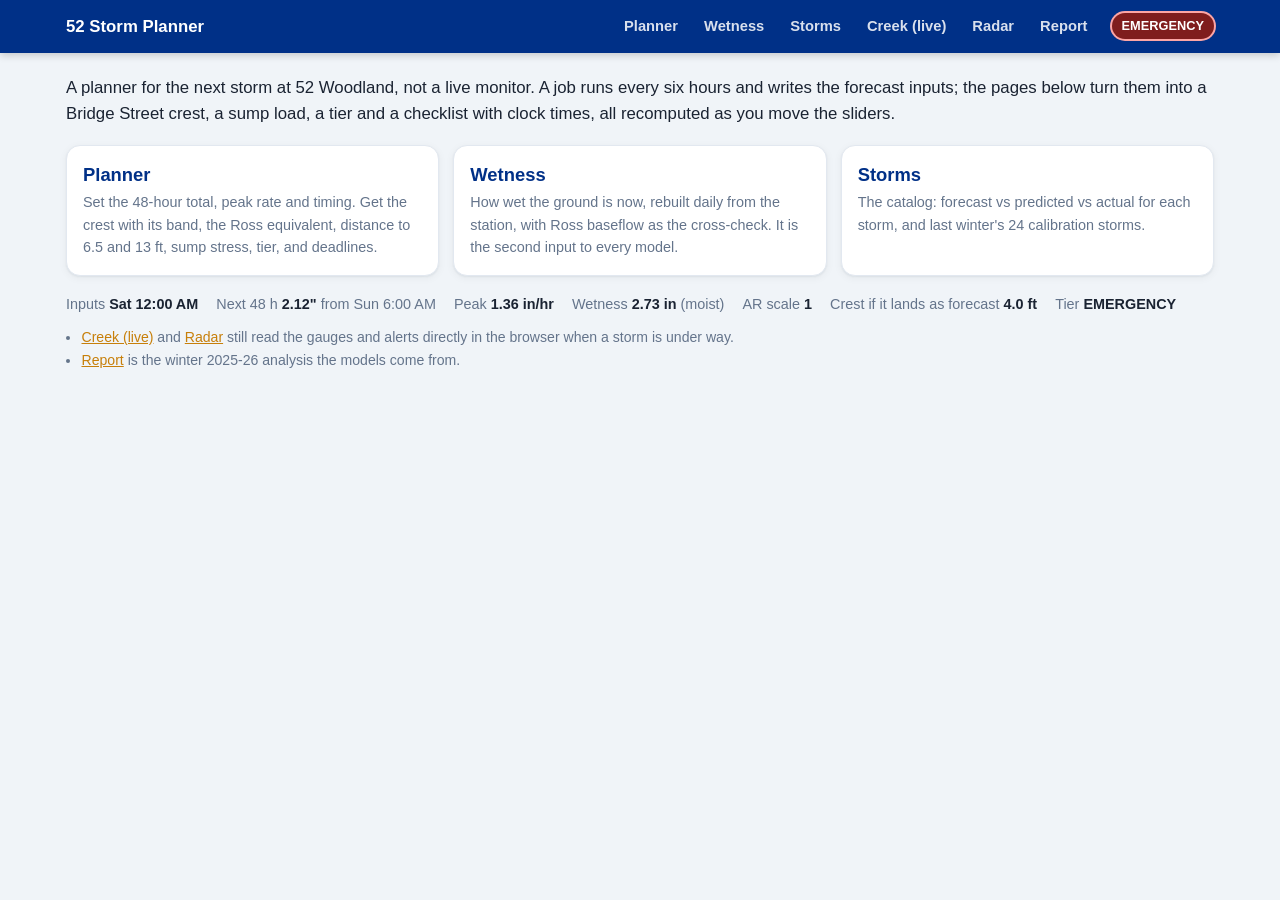
<file: docs/index.html>
<!doctype html>
<html lang="en">
<head>
<meta charset="utf-8">
<meta name="viewport" content="width=device-width, initial-scale=1">
<meta http-equiv="Cache-Control" content="no-cache, must-revalidate">
<title>52 Storm Planner</title>
<link rel="stylesheet" href="assets/app.css?v=13">
<style>
.lead{font-size:1.05rem;line-height:1.55;margin:4px 0 18px}
.grid{display:grid;grid-template-columns:1fr 1fr 1fr;gap:14px}
@media (max-width:700px){.grid{grid-template-columns:1fr}}
a.big{display:block;background:var(--card);border:1px solid var(--rule);border-radius:14px;box-shadow:var(--shadow);
  padding:16px;text-decoration:none;color:var(--ink)}
a.big:hover{border-color:var(--water)}
a.big b{display:block;font-size:1.15rem;color:var(--navy);margin-bottom:4px}
a.big span{color:var(--mute);font-size:.9rem}
.now{display:flex;gap:18px;flex-wrap:wrap;margin:18px 0 0;font-size:.9rem;color:var(--mute)}
.now b{color:var(--ink)}
ul.small{color:var(--mute);font-size:.88rem;padding-left:1.1em;margin:14px 0 0}
ul.small li{margin:4px 0}
</style>
</head>
<body>
<header class="top"></header>
<main>
  <p class="lead">A planner for the next storm at 52 Woodland, not a live monitor. A job runs every six hours and writes the forecast inputs; the pages below turn them into a Bridge Street crest, a sump load, a tier and a checklist with clock times, all recomputed as you move the sliders.</p>

  <div class="grid">
    <a class="big" href="planner.html"><b>Planner</b><span>Set the 48-hour total, peak rate and timing. Get the crest with its band, the Ross equivalent, distance to 6.5 and 13 ft, sump stress, tier, and deadlines.</span></a>
    <a class="big" href="wetness.html"><b>Wetness</b><span>How wet the ground is now, rebuilt daily from the station, with Ross baseflow as the cross-check. It is the second input to every model.</span></a>
    <a class="big" href="storms.html"><b>Storms</b><span>The catalog: forecast vs predicted vs actual for each storm, and last winter's 24 calibration storms.</span></a>
  </div>

  <div class="now" id="now">Loading the latest inputs…</div>

  <ul class="small">
    <li><a href="creek.html">Creek (live)</a> and <a href="storm.html">Radar</a> still read the gauges and alerts directly in the browser when a storm is under way.</li>
    <li><a href="report.html">Report</a> is the winter 2025-26 analysis the models come from.</li>
  </ul>
</main>

<script src="assets/planner.js?v=15"></script>
<script>
(async () => {
  renderNav("home");
  try {
    const { models: M, forecast: F } = await loadModelsAndForecast();
    if (F._missing) { $("now").textContent = "No forecast.json yet — run forecast.py or the forecast workflow."; return; }
    const p = F.prefill || {}, w = F.wetness || {};
    const out = evaluatePlan(M, { total: p.total_48h_in || 0, peak1h: p.peak_1h_inhr || 0, api: p.api_in || 0,
      onset: p.onset ? parseLocal(p.onset) : null, peakAt: p.peak_at ? parseLocal(p.peak_at) : null, end: null,
      ar_category: p.ar_category, flood_watch: p.flood_watch });
    setTierChip(out.tier.tier);
    $("now").innerHTML =
      `<span>Inputs <b>${whenStr(Date.parse(F.generated_utc))}</b></span>` +
      `<span>Next 48 h <b>${fmt(p.total_48h_in)}"</b>${p.onset ? " from " + whenStr(parseLocal(p.onset)) : ""}${p.source === "nws_grid" ? " (NWS grid, Open-Meteo down)" : ""}</span>` +
      `<span>Peak <b>${fmt(p.peak_1h_inhr)} in/hr</b></span>` +
      `<span>Wetness <b>${fmt(w.api_in)} in</b> (${w.category})</span>` +
      `<span>AR scale <b>${p.ar_category ?? "–"}</b></span>` +
      `<span>Crest if it lands as forecast <b>${fmt(out.bridge.pt, 1)} ft</b></span>` +
      `<span>Tier <b>${TIER_LABEL[out.tier.tier]}</b></span>`;
  } catch (e) { $("now").textContent = "Could not load inputs: " + e; }
})();
</script>
</body>
</html>
</file>
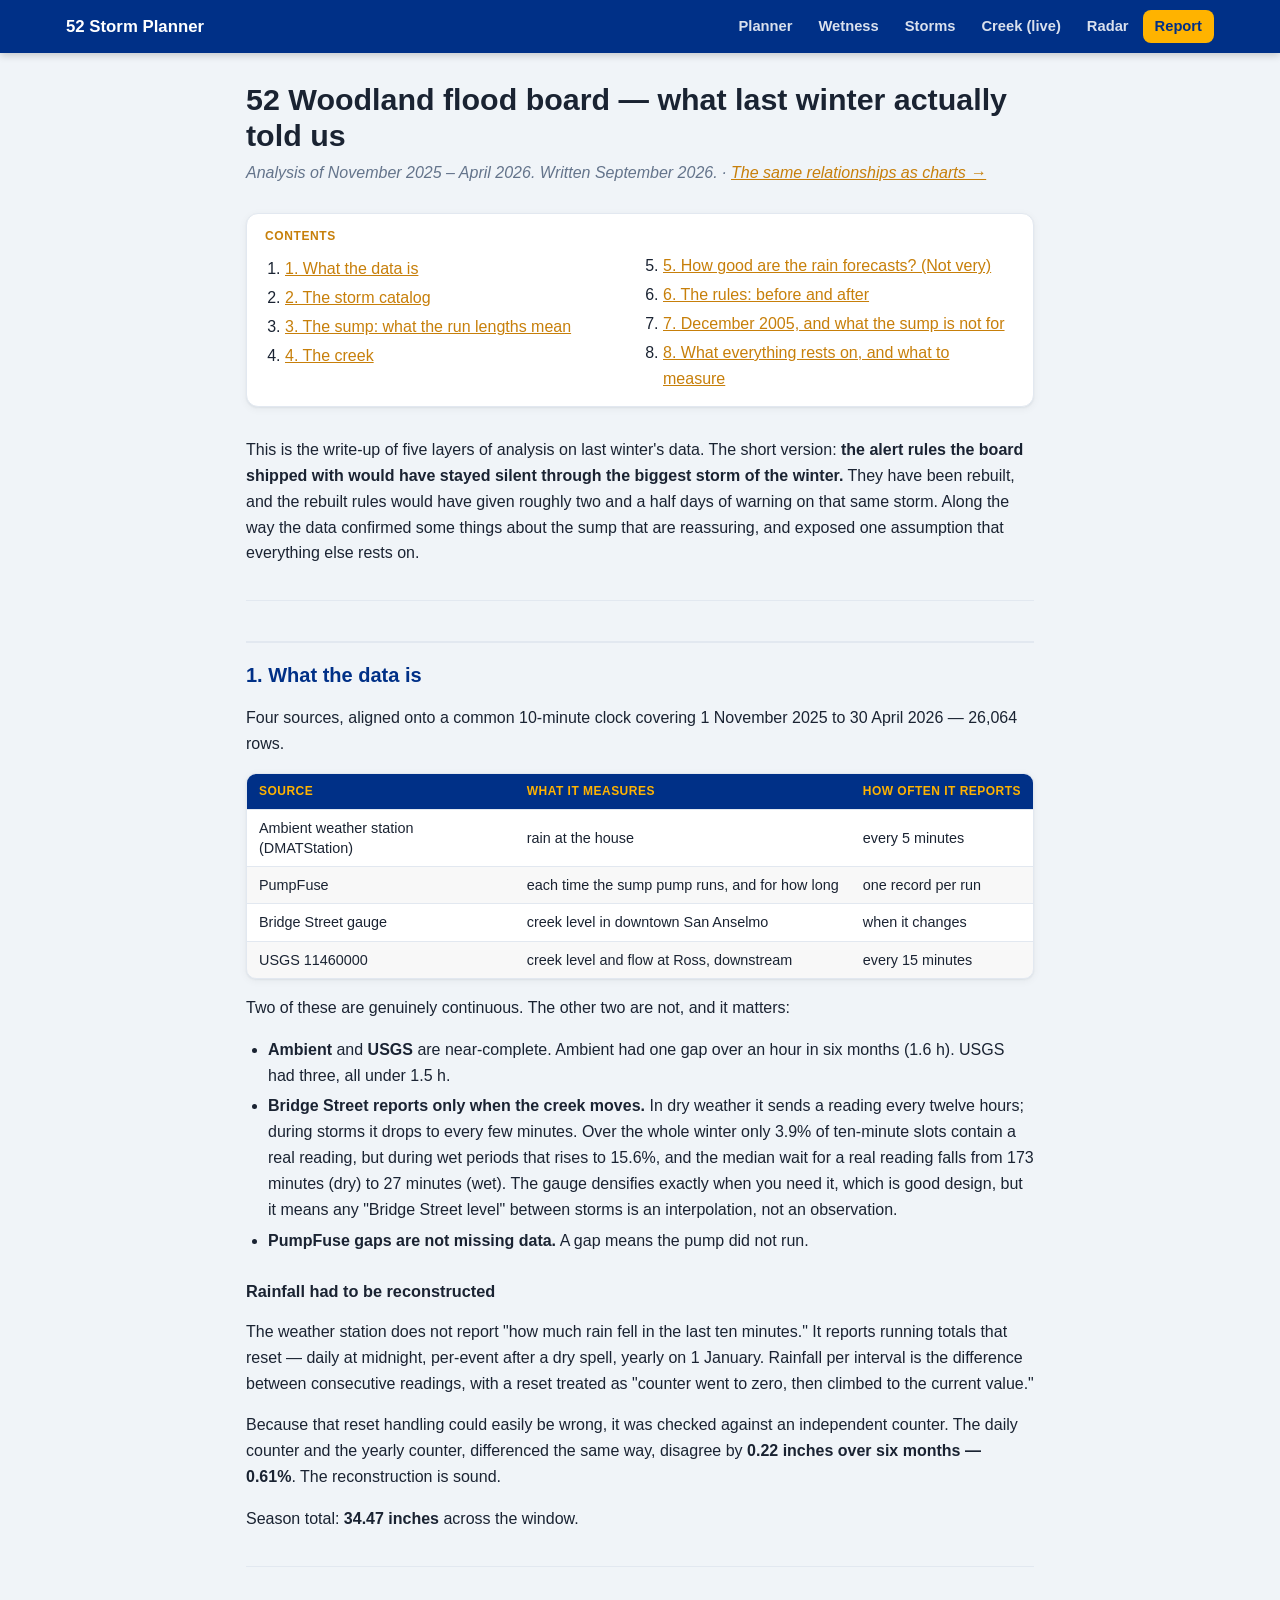
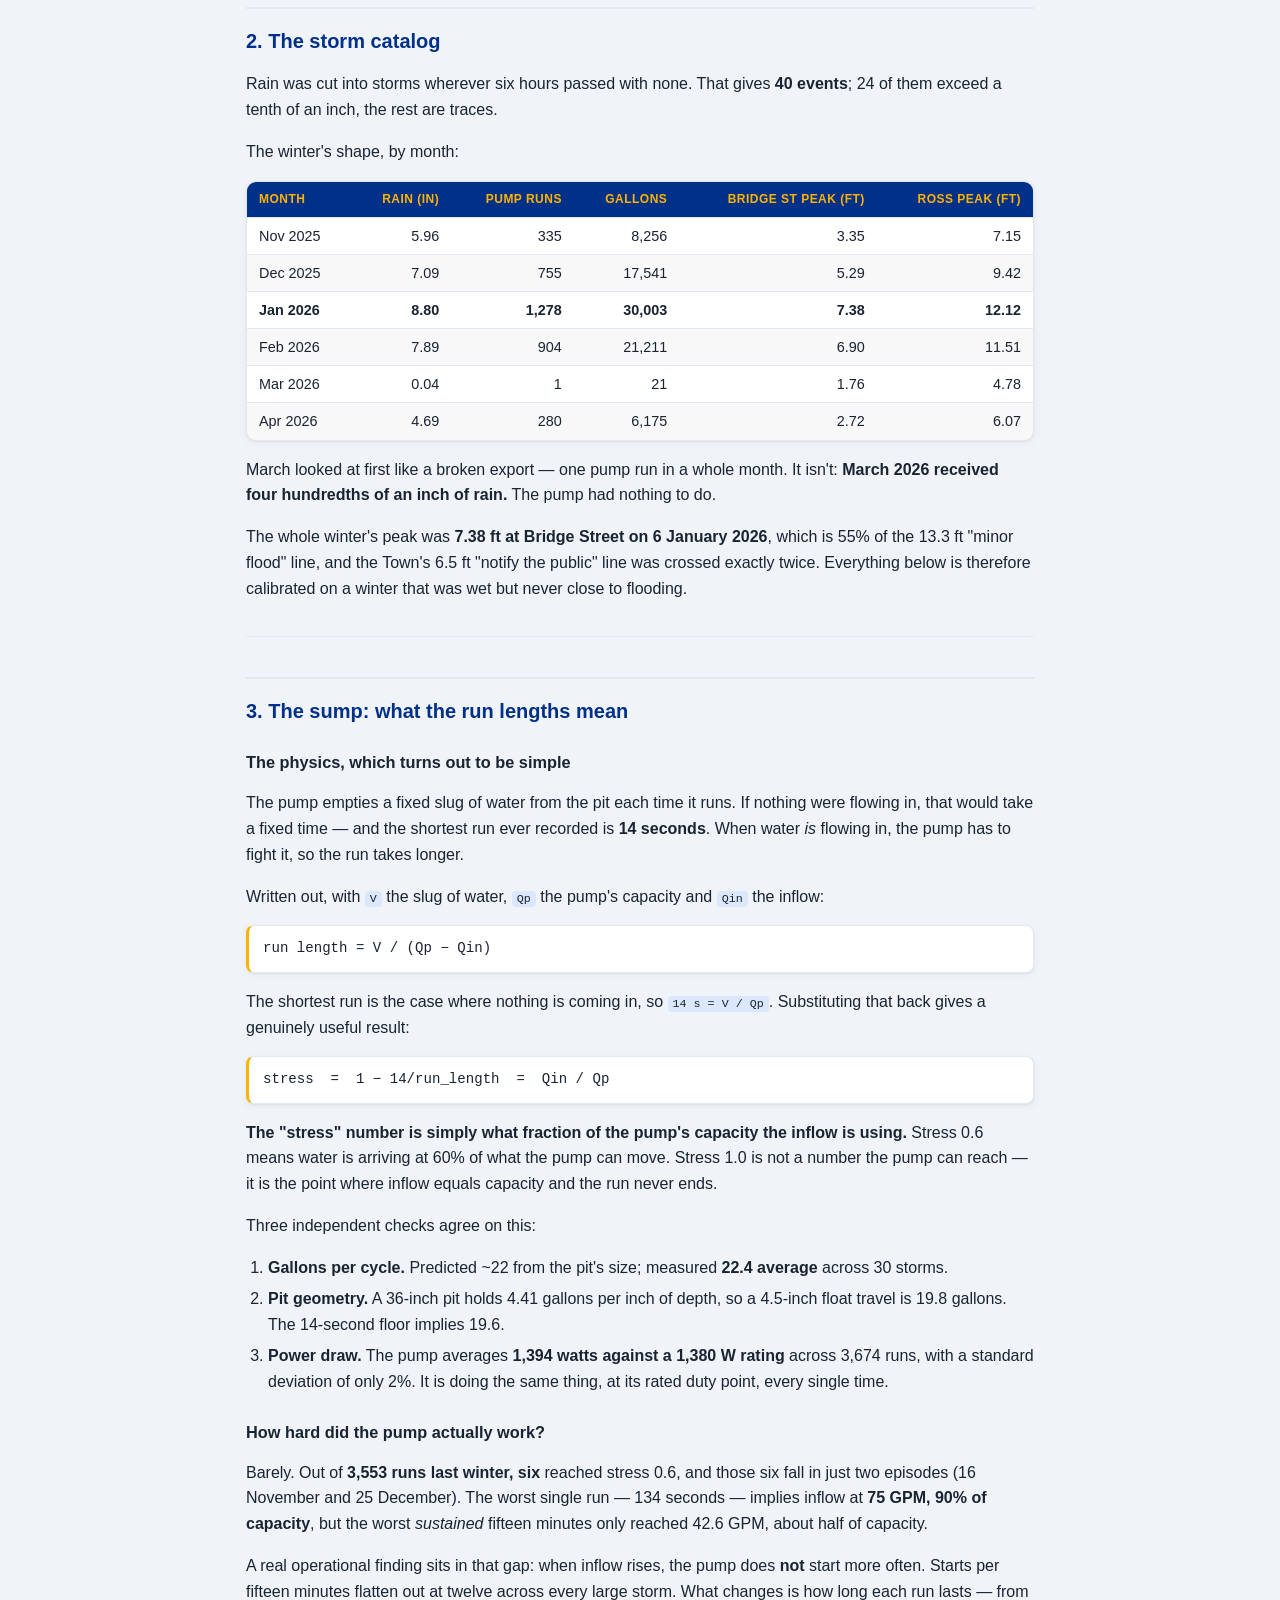
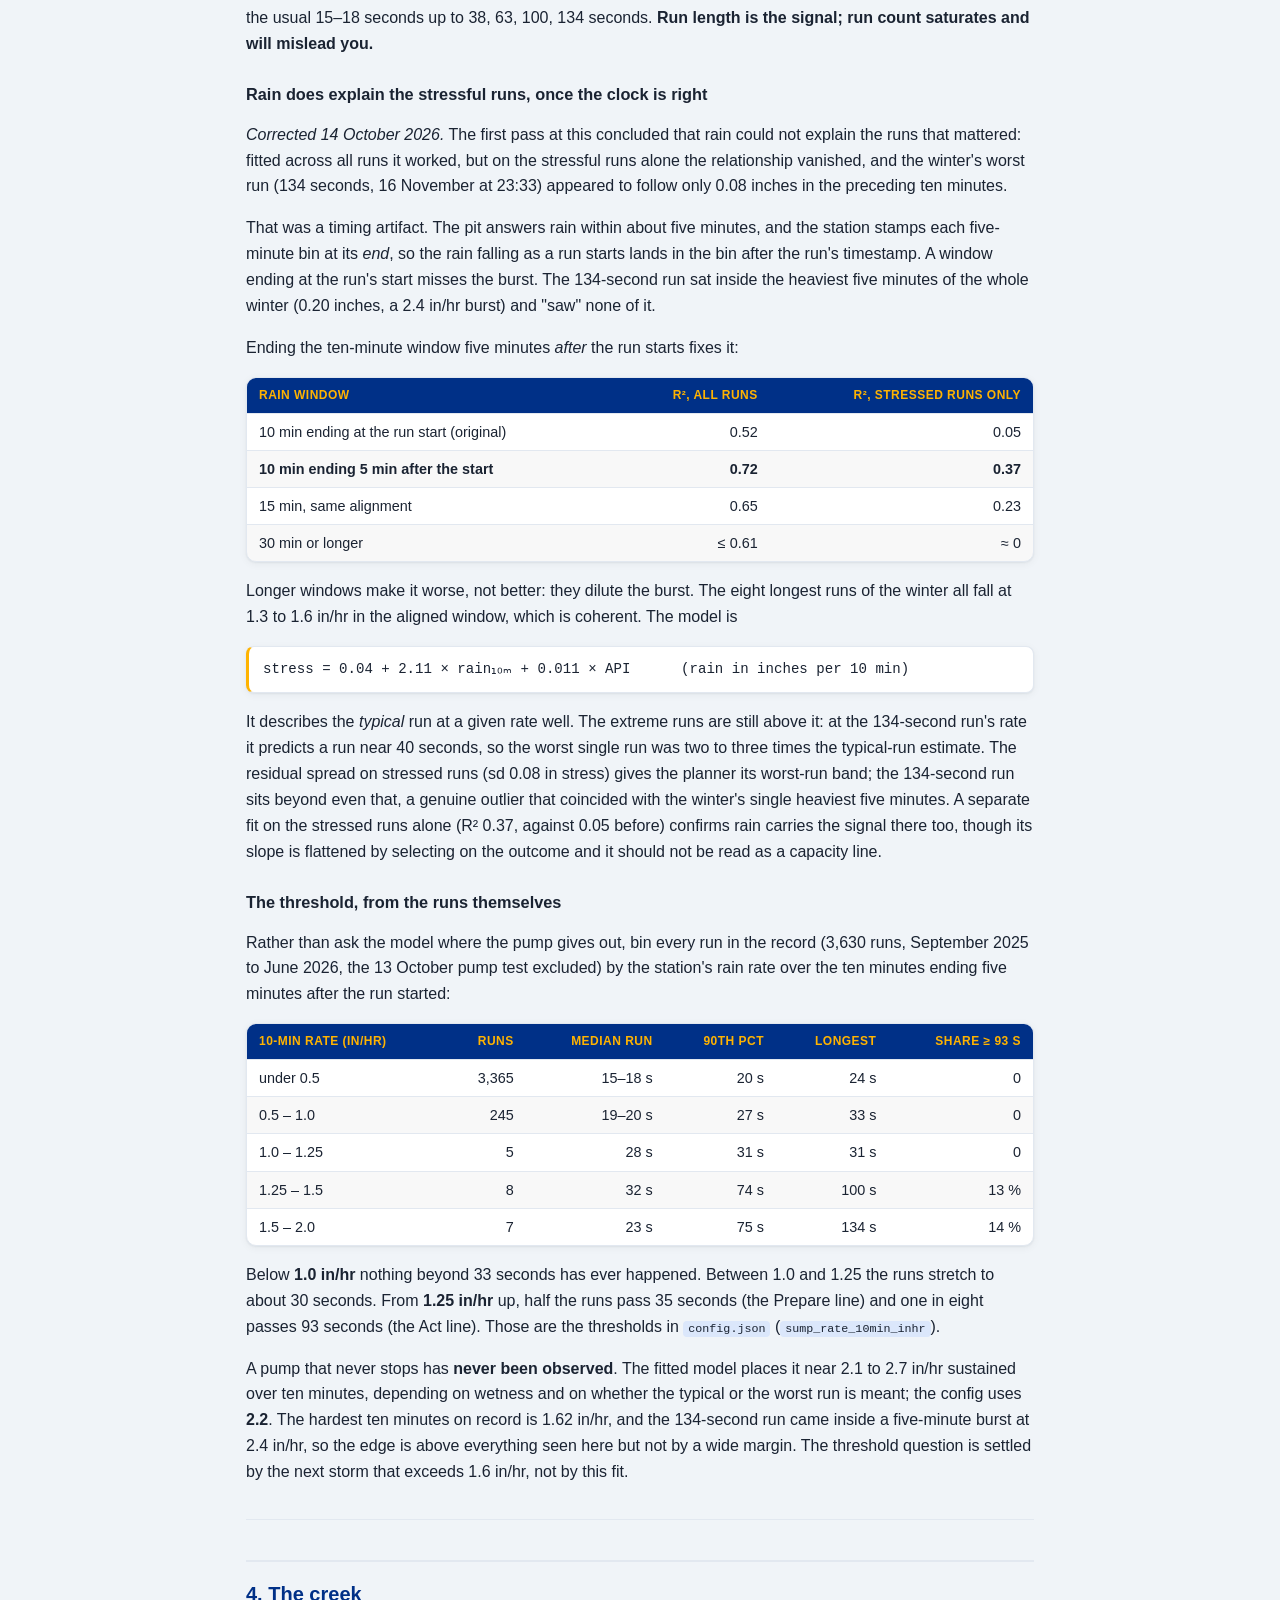
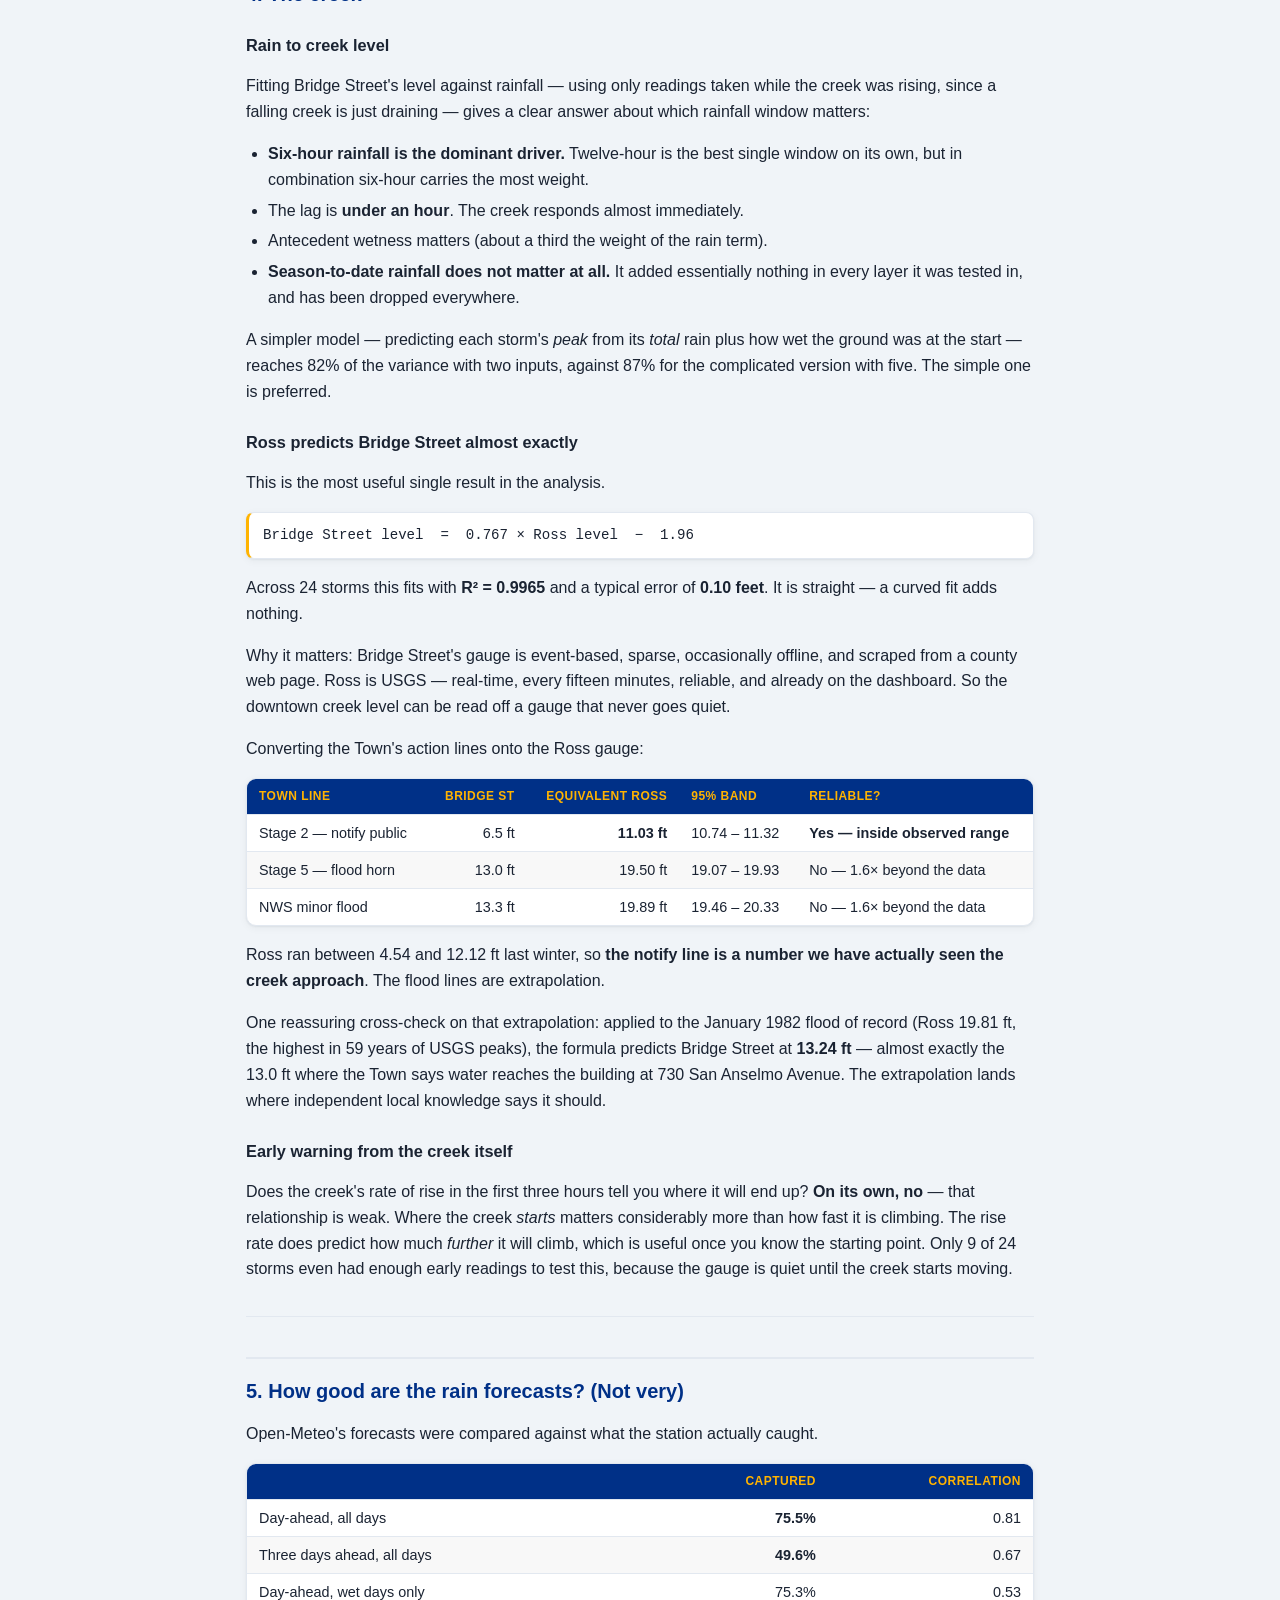
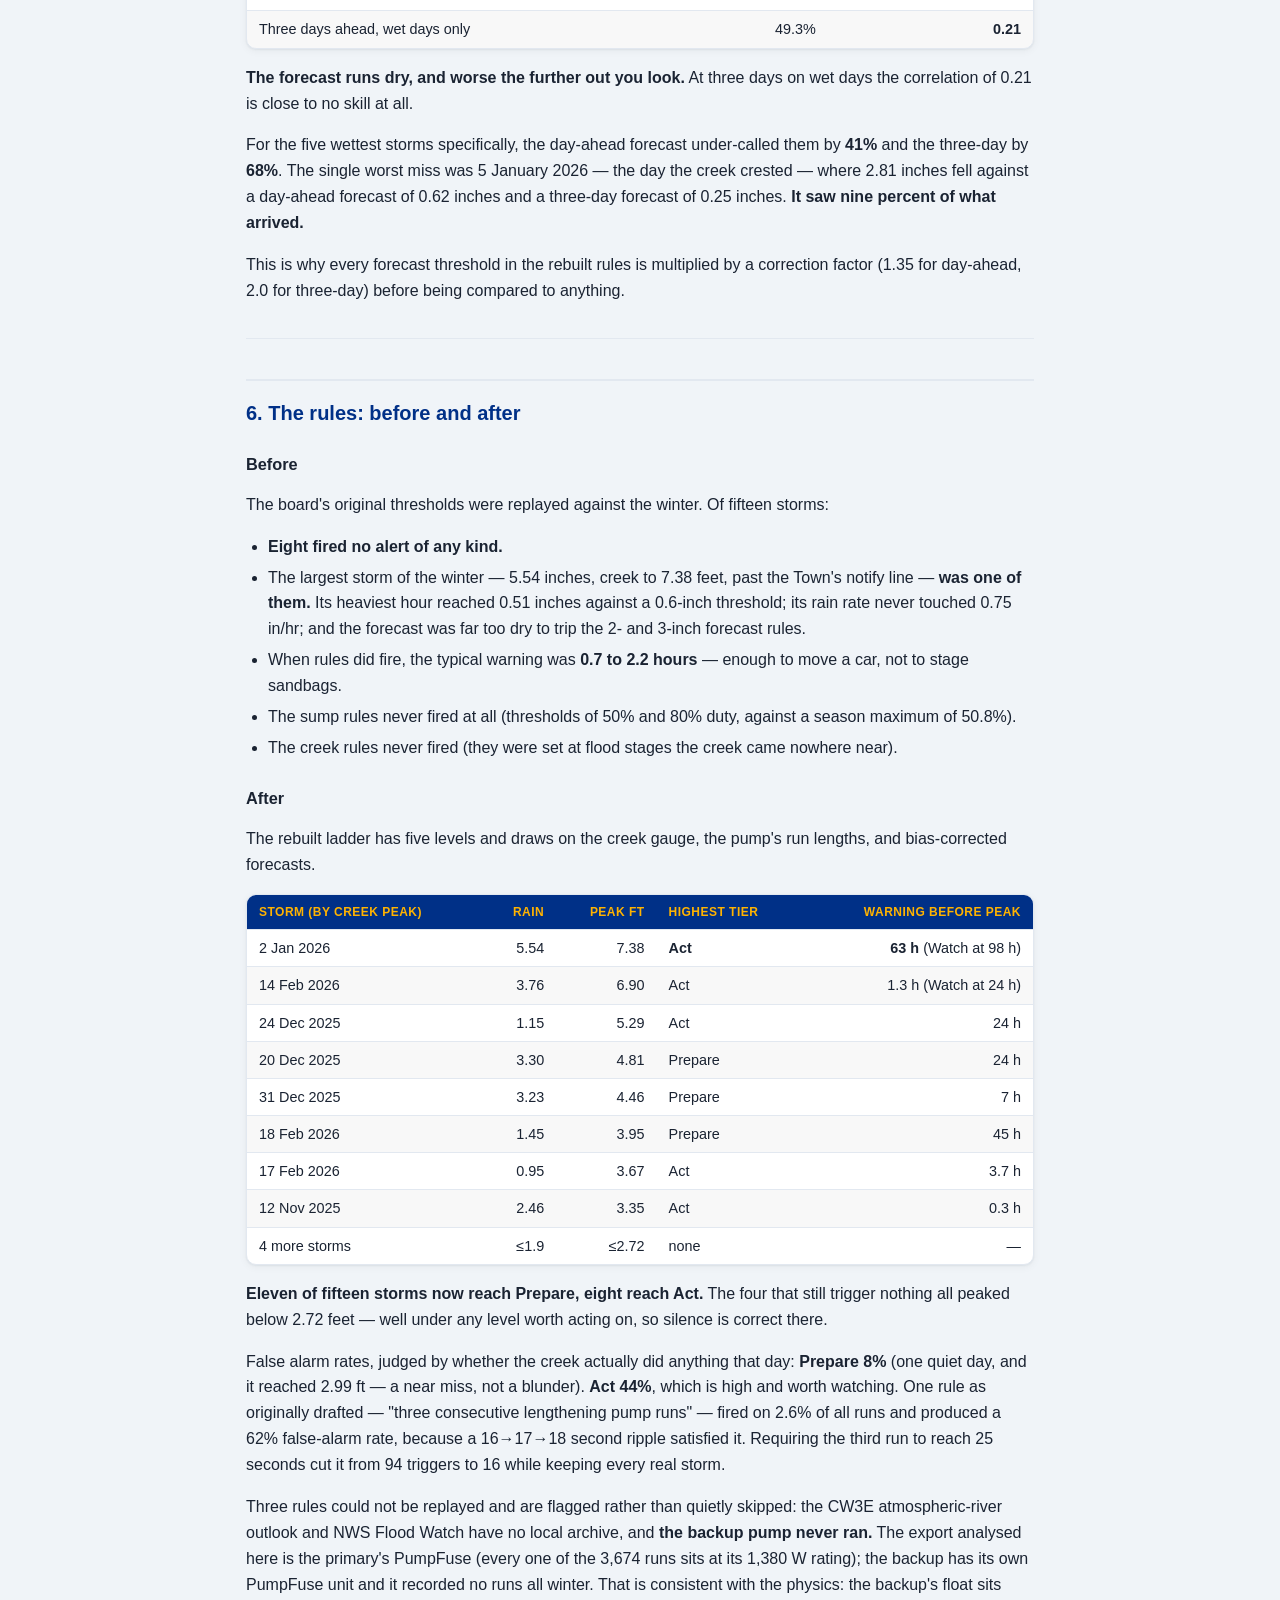
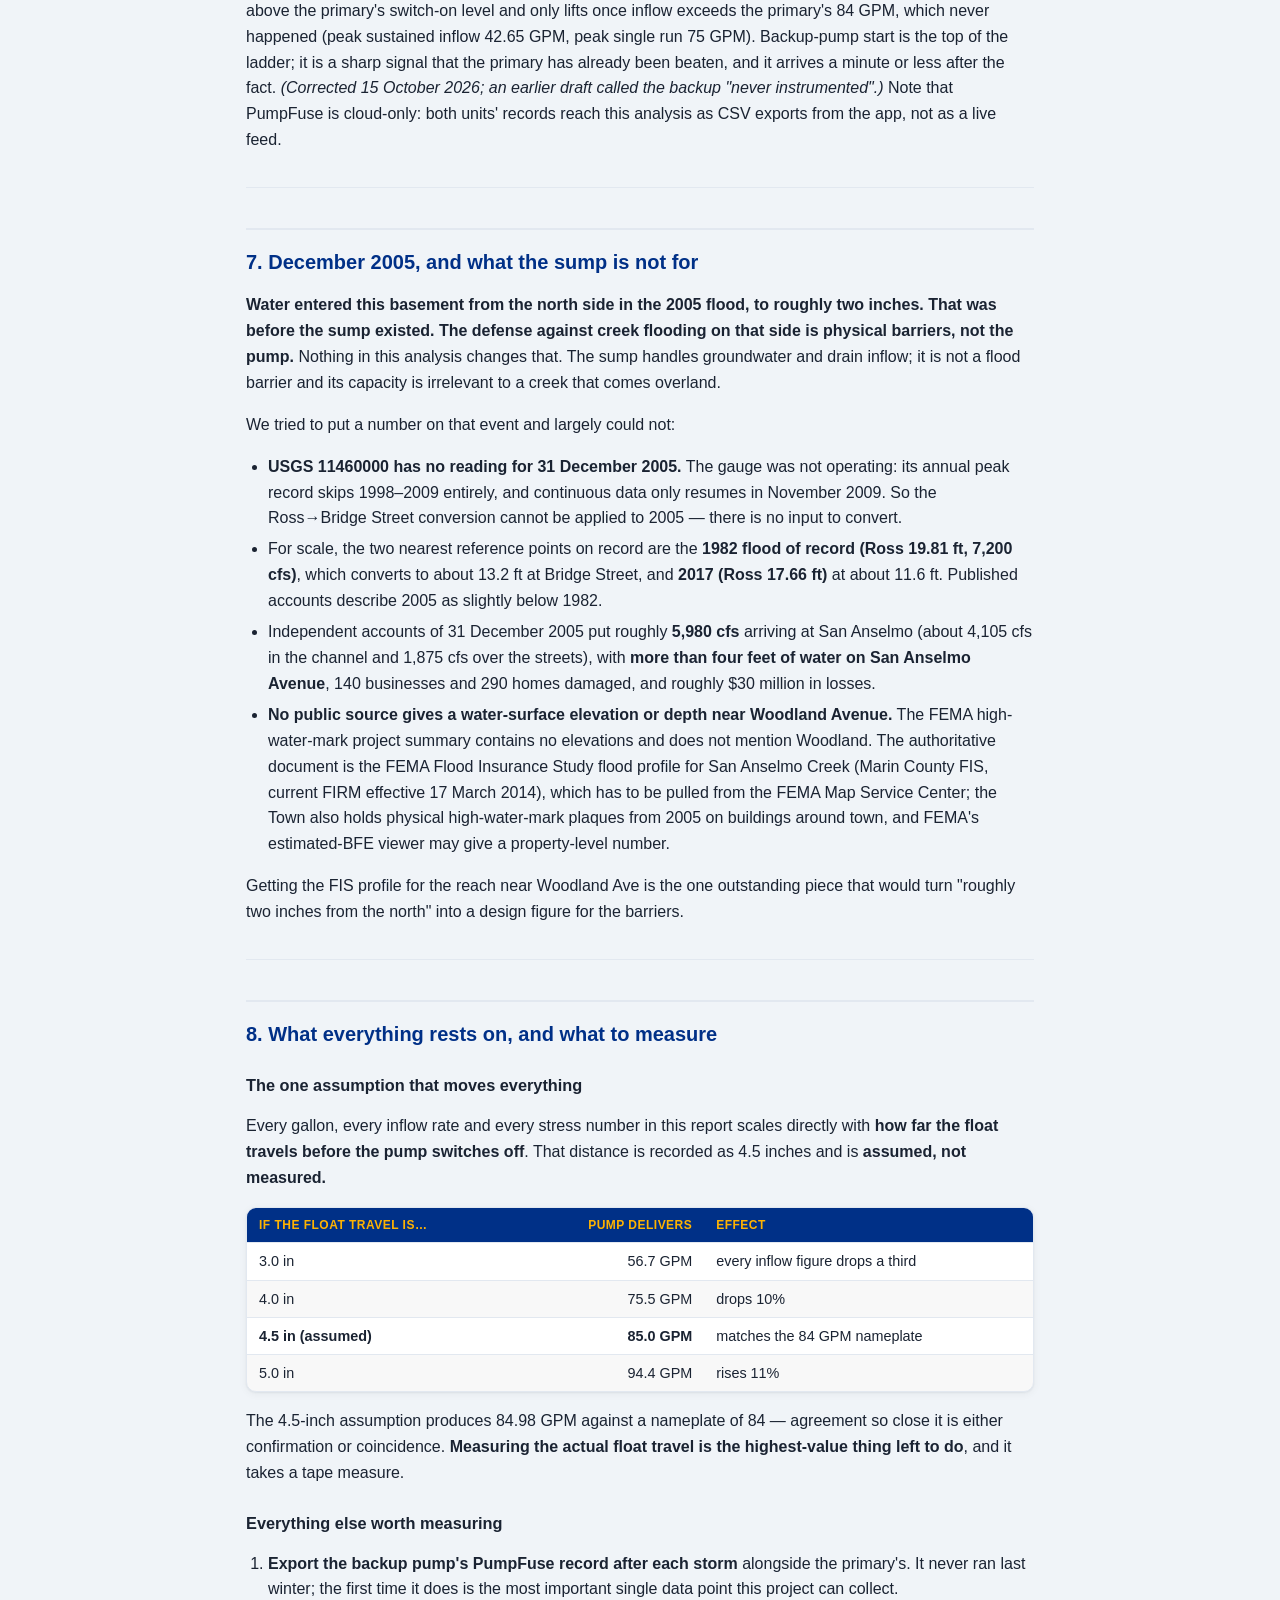
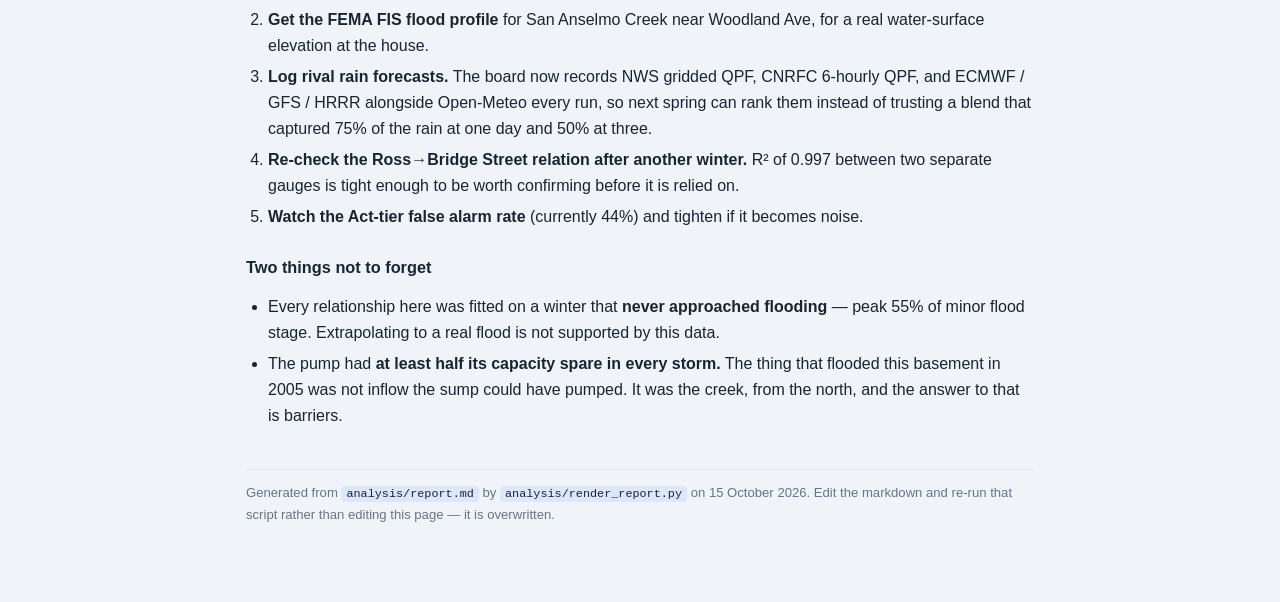
<file: docs/analysis.html>
<!doctype html>
<html lang="en">
<head>
<meta charset="utf-8">
<meta name="viewport" content="width=device-width, initial-scale=1">
<title>52 Storm Planner &mdash; Winter 2025-26 analysis</title>
<link rel="stylesheet" href="assets/app.css?v=13">
<style>
/* Report-specific: a reading column, not a dashboard grid. */
.doc{max-width:820px;margin-inline:auto;padding:0 16px 64px}
.doc h1{font-size:1.9rem;line-height:1.2;margin:28px 0 6px}
.doc .lede{color:var(--mute);font-style:italic;margin:0 0 28px}
.doc h2{font-size:1.25rem;margin:40px 0 12px;padding-top:18px;
  border-top:2px solid var(--rule);color:var(--navy)}
.doc h3{font-size:1.02rem;margin:26px 0 8px;color:var(--ink)}
.doc p,.doc li{line-height:1.62}
.doc ul,.doc ol{padding-left:22px}
.doc li{margin:5px 0}
.doc strong{color:var(--ink);font-weight:650}
.doc code{background:var(--water-soft);color:var(--ink);padding:1px 5px;
  border-radius:4px;font-size:.9em}
.doc pre{background:var(--card);border:1px solid var(--rule);border-left:3px solid var(--gold);
  border-radius:8px;padding:12px 14px;overflow-x:auto;box-shadow:var(--shadow)}
.doc pre code{background:none;padding:0;font-size:.88rem;line-height:1.5}
.doc hr{border:0;border-top:1px solid var(--rule);margin:34px 0}
.doc blockquote{margin:18px 0;padding:10px 16px;border-left:3px solid var(--gold);
  background:var(--card);color:var(--mute)}
/* tables scroll on their own rather than pushing the page sideways */
.tw{overflow-x:auto;margin:16px 0;border:1px solid var(--rule);border-radius:10px;
  box-shadow:var(--shadow);background:var(--card)}
.doc table{border-collapse:collapse;width:100%;font-size:.9rem}
.doc th{background:var(--navy);color:var(--gold);text-align:left;padding:9px 12px;
  font-size:.75rem;letter-spacing:.04em;text-transform:uppercase;white-space:nowrap}
.doc td{padding:8px 12px;border-top:1px solid var(--rule);white-space:nowrap}
.doc td:first-child{white-space:normal}
.doc tbody tr:nth-child(even){background:rgba(127,127,127,.05)}
/* Column alignment comes from the markdown itself (the ---: markers), which the
   tables extension emits as inline styles. Do not blanket-align here: it would
   right-align prose columns too. */
.toc{background:var(--card);border:1px solid var(--rule);border-radius:12px;
  padding:14px 18px;box-shadow:var(--shadow);margin:0 0 30px}
.toc h2{border:0;margin:0 0 8px;padding:0;font-size:.75rem;letter-spacing:.05em;
  text-transform:uppercase;color:var(--gold-dark)}
.toc ol{margin:0;padding-left:20px;columns:2;column-gap:26px}
.toc li{margin:3px 0;break-inside:avoid}
@media (max-width:620px){.toc ol{columns:1}}
.stamp{color:var(--mute);font-size:.82rem;margin-top:40px;
  border-top:1px solid var(--rule);padding-top:12px}
</style>
</head>
<body>
<header class="top">
  <div class="top-in">
    <a class="brand" href="index.html">52 Storm Planner</a>
    <nav class="tabs"><a href="planner.html">Planner</a><a href="wetness.html">Wetness</a><a href="storms.html">Storms</a><a href="creek.html">Creek (live)</a><a href="storm.html">Radar</a><a href="report.html" class="active">Report</a></nav>
  </div>
</header>
<main class="doc">
<h1>52 Woodland flood board — what last winter actually told us</h1>
<p class="lede"><em>Analysis of November 2025 – April 2026. Written September 2026.</em> &middot; <a href="report.html">The same relationships as charts &rarr;</a></p><nav class="toc"><h2>Contents</h2><ol><li><a href="#1-what-the-data-is">1. What the data is</a></li><li><a href="#2-the-storm-catalog">2. The storm catalog</a></li><li><a href="#3-the-sump-what-the-run-lengths-mean">3. The sump: what the run lengths mean</a></li><li><a href="#4-the-creek">4. The creek</a></li><li><a href="#5-how-good-are-the-rain-forecasts-not-very">5. How good are the rain forecasts? (Not very)</a></li><li><a href="#6-the-rules-before-and-after">6. The rules: before and after</a></li><li><a href="#7-december-2005-and-what-the-sump-is-not-for">7. December 2005, and what the sump is not for</a></li><li><a href="#8-what-everything-rests-on-and-what-to-measure">8. What everything rests on, and what to measure</a></li></ol></nav>
<p>This is the write-up of five layers of analysis on last winter's data. The short
version: <strong>the alert rules the board shipped with would have stayed silent
through the biggest storm of the winter.</strong> They have been rebuilt, and the
rebuilt rules would have given roughly two and a half days of warning on that
same storm. Along the way the data confirmed some things about the sump that are
reassuring, and exposed one assumption that everything else rests on.</p>
<hr />
<h2 id="1-what-the-data-is">1. What the data is</h2>
<p>Four sources, aligned onto a common 10-minute clock covering 1 November 2025 to
30 April 2026 — 26,064 rows.</p>
<div class="tw"><table>
<thead>
<tr>
<th>Source</th>
<th>What it measures</th>
<th>How often it reports</th>
</tr>
</thead>
<tbody>
<tr>
<td>Ambient weather station (DMATStation)</td>
<td>rain at the house</td>
<td>every 5 minutes</td>
</tr>
<tr>
<td>PumpFuse</td>
<td>each time the sump pump runs, and for how long</td>
<td>one record per run</td>
</tr>
<tr>
<td>Bridge Street gauge</td>
<td>creek level in downtown San Anselmo</td>
<td>when it changes</td>
</tr>
<tr>
<td>USGS 11460000</td>
<td>creek level and flow at Ross, downstream</td>
<td>every 15 minutes</td>
</tr>
</tbody>
</table></div>
<p>Two of these are genuinely continuous. The other two are not, and it matters:</p>
<ul>
<li><strong>Ambient</strong> and <strong>USGS</strong> are near-complete. Ambient had one gap over an hour
  in six months (1.6 h). USGS had three, all under 1.5 h.</li>
<li><strong>Bridge Street reports only when the creek moves.</strong> In dry weather it sends a
  reading every twelve hours; during storms it drops to every few minutes. Over
  the whole winter only 3.9% of ten-minute slots contain a real reading, but
  during wet periods that rises to 15.6%, and the median wait for a real reading
  falls from 173 minutes (dry) to 27 minutes (wet). The gauge densifies exactly
  when you need it, which is good design, but it means any "Bridge Street level"
  between storms is an interpolation, not an observation.</li>
<li><strong>PumpFuse gaps are not missing data.</strong> A gap means the pump did not run.</li>
</ul>
<h3>Rainfall had to be reconstructed</h3>
<p>The weather station does not report "how much rain fell in the last ten
minutes." It reports running totals that reset — daily at midnight, per-event
after a dry spell, yearly on 1 January. Rainfall per interval is the difference
between consecutive readings, with a reset treated as "counter went to zero,
then climbed to the current value."</p>
<p>Because that reset handling could easily be wrong, it was checked against an
independent counter. The daily counter and the yearly counter, differenced the
same way, disagree by <strong>0.22 inches over six months — 0.61%</strong>. The
reconstruction is sound.</p>
<p>Season total: <strong>34.47 inches</strong> across the window.</p>
<hr />
<h2 id="2-the-storm-catalog">2. The storm catalog</h2>
<p>Rain was cut into storms wherever six hours passed with none. That gives <strong>40
events</strong>; 24 of them exceed a tenth of an inch, the rest are traces.</p>
<p>The winter's shape, by month:</p>
<div class="tw"><table>
<thead>
<tr>
<th>Month</th>
<th style="text-align: right;">Rain (in)</th>
<th style="text-align: right;">Pump runs</th>
<th style="text-align: right;">Gallons</th>
<th style="text-align: right;">Bridge St peak (ft)</th>
<th style="text-align: right;">Ross peak (ft)</th>
</tr>
</thead>
<tbody>
<tr>
<td>Nov 2025</td>
<td style="text-align: right;">5.96</td>
<td style="text-align: right;">335</td>
<td style="text-align: right;">8,256</td>
<td style="text-align: right;">3.35</td>
<td style="text-align: right;">7.15</td>
</tr>
<tr>
<td>Dec 2025</td>
<td style="text-align: right;">7.09</td>
<td style="text-align: right;">755</td>
<td style="text-align: right;">17,541</td>
<td style="text-align: right;">5.29</td>
<td style="text-align: right;">9.42</td>
</tr>
<tr>
<td><strong>Jan 2026</strong></td>
<td style="text-align: right;"><strong>8.80</strong></td>
<td style="text-align: right;"><strong>1,278</strong></td>
<td style="text-align: right;"><strong>30,003</strong></td>
<td style="text-align: right;"><strong>7.38</strong></td>
<td style="text-align: right;"><strong>12.12</strong></td>
</tr>
<tr>
<td>Feb 2026</td>
<td style="text-align: right;">7.89</td>
<td style="text-align: right;">904</td>
<td style="text-align: right;">21,211</td>
<td style="text-align: right;">6.90</td>
<td style="text-align: right;">11.51</td>
</tr>
<tr>
<td>Mar 2026</td>
<td style="text-align: right;">0.04</td>
<td style="text-align: right;">1</td>
<td style="text-align: right;">21</td>
<td style="text-align: right;">1.76</td>
<td style="text-align: right;">4.78</td>
</tr>
<tr>
<td>Apr 2026</td>
<td style="text-align: right;">4.69</td>
<td style="text-align: right;">280</td>
<td style="text-align: right;">6,175</td>
<td style="text-align: right;">2.72</td>
<td style="text-align: right;">6.07</td>
</tr>
</tbody>
</table></div>
<p>March looked at first like a broken export — one pump run in a whole month. It
isn't: <strong>March 2026 received four hundredths of an inch of rain.</strong> The pump had
nothing to do.</p>
<p>The whole winter's peak was <strong>7.38 ft at Bridge Street on 6 January 2026</strong>, which
is 55% of the 13.3 ft "minor flood" line, and the Town's 6.5 ft "notify the
public" line was crossed exactly twice. Everything below is therefore calibrated
on a winter that was wet but never close to flooding.</p>
<hr />
<h2 id="3-the-sump-what-the-run-lengths-mean">3. The sump: what the run lengths mean</h2>
<h3>The physics, which turns out to be simple</h3>
<p>The pump empties a fixed slug of water from the pit each time it runs. If
nothing were flowing in, that would take a fixed time — and the shortest run
ever recorded is <strong>14 seconds</strong>. When water <em>is</em> flowing in, the pump has to
fight it, so the run takes longer.</p>
<p>Written out, with <code>V</code> the slug of water, <code>Qp</code> the pump's capacity and <code>Qin</code> the
inflow:</p>
<pre><code>run length = V / (Qp − Qin)
</code></pre>
<p>The shortest run is the case where nothing is coming in, so <code>14 s = V / Qp</code>.
Substituting that back gives a genuinely useful result:</p>
<pre><code>stress  =  1 − 14/run_length  =  Qin / Qp
</code></pre>
<p><strong>The "stress" number is simply what fraction of the pump's capacity the inflow
is using.</strong> Stress 0.6 means water is arriving at 60% of what the pump can move.
Stress 1.0 is not a number the pump can reach — it is the point where inflow
equals capacity and the run never ends.</p>
<p>Three independent checks agree on this:</p>
<ol>
<li><strong>Gallons per cycle.</strong> Predicted ~22 from the pit's size; measured <strong>22.4
   average</strong> across 30 storms.</li>
<li><strong>Pit geometry.</strong> A 36-inch pit holds 4.41 gallons per inch of depth, so a
   4.5-inch float travel is 19.8 gallons. The 14-second floor implies 19.6.</li>
<li><strong>Power draw.</strong> The pump averages <strong>1,394 watts against a 1,380 W rating</strong>
   across 3,674 runs, with a standard deviation of only 2%. It is doing the same
   thing, at its rated duty point, every single time.</li>
</ol>
<h3>How hard did the pump actually work?</h3>
<p>Barely. Out of <strong>3,553 runs last winter, six</strong> reached stress 0.6, and those six
fall in just two episodes (16 November and 25 December). The worst single run —
134 seconds — implies inflow at <strong>75 GPM, 90% of capacity</strong>, but the worst
<em>sustained</em> fifteen minutes only reached 42.6 GPM, about half of capacity.</p>
<p>A real operational finding sits in that gap: when inflow rises, the pump does
<strong>not</strong> start more often. Starts per fifteen minutes flatten out at twelve
across every large storm. What changes is how long each run lasts — from the
usual 15–18 seconds up to 38, 63, 100, 134 seconds. <strong>Run length is the signal;
run count saturates and will mislead you.</strong></p>
<h3>Rain does explain the stressful runs, once the clock is right</h3>
<p><em>Corrected 14 October 2026.</em> The first pass at this concluded that rain could
not explain the runs that mattered: fitted across all runs it worked, but on the
stressful runs alone the relationship vanished, and the winter's worst run (134
seconds, 16 November at 23:33) appeared to follow only 0.08 inches in the
preceding ten minutes.</p>
<p>That was a timing artifact. The pit answers rain within about five minutes, and
the station stamps each five-minute bin at its <em>end</em>, so the rain falling as a
run starts lands in the bin after the run's timestamp. A window ending at the
run's start misses the burst. The 134-second run sat inside the heaviest five
minutes of the whole winter (0.20 inches, a 2.4 in/hr burst) and "saw" none of
it.</p>
<p>Ending the ten-minute window five minutes <em>after</em> the run starts fixes it:</p>
<div class="tw"><table>
<thead>
<tr>
<th>Rain window</th>
<th style="text-align: right;">R², all runs</th>
<th style="text-align: right;">R², stressed runs only</th>
</tr>
</thead>
<tbody>
<tr>
<td>10 min ending at the run start (original)</td>
<td style="text-align: right;">0.52</td>
<td style="text-align: right;">0.05</td>
</tr>
<tr>
<td><strong>10 min ending 5 min after the start</strong></td>
<td style="text-align: right;"><strong>0.72</strong></td>
<td style="text-align: right;"><strong>0.37</strong></td>
</tr>
<tr>
<td>15 min, same alignment</td>
<td style="text-align: right;">0.65</td>
<td style="text-align: right;">0.23</td>
</tr>
<tr>
<td>30 min or longer</td>
<td style="text-align: right;">≤ 0.61</td>
<td style="text-align: right;">≈ 0</td>
</tr>
</tbody>
</table></div>
<p>Longer windows make it worse, not better: they dilute the burst. The eight
longest runs of the winter all fall at 1.3 to 1.6 in/hr in the aligned window,
which is coherent. The model is</p>
<pre><code>stress = 0.04 + 2.11 × rain₁₀ₘ + 0.011 × API      (rain in inches per 10 min)
</code></pre>
<p>It describes the <em>typical</em> run at a given rate well. The extreme runs are still
above it: at the 134-second run's rate it predicts a run near 40 seconds, so
the worst single run was two to three times the typical-run estimate. The
residual spread on stressed runs (sd 0.08 in stress) gives the planner its
worst-run band; the 134-second run sits beyond even that, a genuine outlier
that coincided with the winter's single heaviest five minutes. A separate fit
on the stressed runs alone (R² 0.37, against 0.05 before) confirms rain carries
the signal there too, though its slope is flattened by selecting on the outcome
and it should not be read as a capacity line.</p>
<h3>The threshold, from the runs themselves</h3>
<p>Rather than ask the model where the pump gives out, bin every run in the record
(3,630 runs, September 2025 to June 2026, the 13 October pump test excluded) by
the station's rain rate over the ten minutes ending five minutes after the run
started:</p>
<div class="tw"><table>
<thead>
<tr>
<th>10-min rate (in/hr)</th>
<th style="text-align: right;">runs</th>
<th style="text-align: right;">median run</th>
<th style="text-align: right;">90th pct</th>
<th style="text-align: right;">longest</th>
<th style="text-align: right;">share ≥ 93 s</th>
</tr>
</thead>
<tbody>
<tr>
<td>under 0.5</td>
<td style="text-align: right;">3,365</td>
<td style="text-align: right;">15–18 s</td>
<td style="text-align: right;">20 s</td>
<td style="text-align: right;">24 s</td>
<td style="text-align: right;">0</td>
</tr>
<tr>
<td>0.5 – 1.0</td>
<td style="text-align: right;">245</td>
<td style="text-align: right;">19–20 s</td>
<td style="text-align: right;">27 s</td>
<td style="text-align: right;">33 s</td>
<td style="text-align: right;">0</td>
</tr>
<tr>
<td>1.0 – 1.25</td>
<td style="text-align: right;">5</td>
<td style="text-align: right;">28 s</td>
<td style="text-align: right;">31 s</td>
<td style="text-align: right;">31 s</td>
<td style="text-align: right;">0</td>
</tr>
<tr>
<td>1.25 – 1.5</td>
<td style="text-align: right;">8</td>
<td style="text-align: right;">32 s</td>
<td style="text-align: right;">74 s</td>
<td style="text-align: right;">100 s</td>
<td style="text-align: right;">13 %</td>
</tr>
<tr>
<td>1.5 – 2.0</td>
<td style="text-align: right;">7</td>
<td style="text-align: right;">23 s</td>
<td style="text-align: right;">75 s</td>
<td style="text-align: right;">134 s</td>
<td style="text-align: right;">14 %</td>
</tr>
</tbody>
</table></div>
<p>Below <strong>1.0 in/hr</strong> nothing beyond 33 seconds has ever happened. Between 1.0 and
1.25 the runs stretch to about 30 seconds. From <strong>1.25 in/hr</strong> up, half the runs
pass 35 seconds (the Prepare line) and one in eight passes 93 seconds (the Act
line). Those are the thresholds in <code>config.json</code> (<code>sump_rate_10min_inhr</code>).</p>
<p>A pump that never stops has <strong>never been observed</strong>. The fitted model places it
near 2.1 to 2.7 in/hr sustained over ten minutes, depending on wetness and on
whether the typical or the worst run is meant; the config uses <strong>2.2</strong>. The
hardest ten minutes on record is 1.62 in/hr, and the 134-second run came inside
a five-minute burst at 2.4 in/hr, so the edge is above everything seen here but
not by a wide margin. The threshold question is settled by the next storm that
exceeds 1.6 in/hr, not by this fit.</p>
<hr />
<h2 id="4-the-creek">4. The creek</h2>
<h3>Rain to creek level</h3>
<p>Fitting Bridge Street's level against rainfall — using only readings taken while
the creek was rising, since a falling creek is just draining — gives a clear
answer about which rainfall window matters:</p>
<ul>
<li><strong>Six-hour rainfall is the dominant driver.</strong> Twelve-hour is the best single
  window on its own, but in combination six-hour carries the most weight.</li>
<li>The lag is <strong>under an hour</strong>. The creek responds almost immediately.</li>
<li>Antecedent wetness matters (about a third the weight of the rain term).</li>
<li><strong>Season-to-date rainfall does not matter at all.</strong> It added essentially
  nothing in every layer it was tested in, and has been dropped everywhere.</li>
</ul>
<p>A simpler model — predicting each storm's <em>peak</em> from its <em>total</em> rain plus how
wet the ground was at the start — reaches 82% of the variance with two inputs,
against 87% for the complicated version with five. The simple one is preferred.</p>
<h3>Ross predicts Bridge Street almost exactly</h3>
<p>This is the most useful single result in the analysis.</p>
<pre><code>Bridge Street level  =  0.767 × Ross level  −  1.96
</code></pre>
<p>Across 24 storms this fits with <strong>R² = 0.9965</strong> and a typical error of <strong>0.10
feet</strong>. It is straight — a curved fit adds nothing.</p>
<p>Why it matters: Bridge Street's gauge is event-based, sparse, occasionally
offline, and scraped from a county web page. Ross is USGS — real-time, every
fifteen minutes, reliable, and already on the dashboard. So the downtown creek
level can be read off a gauge that never goes quiet.</p>
<p>Converting the Town's action lines onto the Ross gauge:</p>
<div class="tw"><table>
<thead>
<tr>
<th>Town line</th>
<th style="text-align: right;">Bridge St</th>
<th style="text-align: right;">Equivalent Ross</th>
<th>95% band</th>
<th>Reliable?</th>
</tr>
</thead>
<tbody>
<tr>
<td>Stage 2 — notify public</td>
<td style="text-align: right;">6.5 ft</td>
<td style="text-align: right;"><strong>11.03 ft</strong></td>
<td>10.74 – 11.32</td>
<td><strong>Yes — inside observed range</strong></td>
</tr>
<tr>
<td>Stage 5 — flood horn</td>
<td style="text-align: right;">13.0 ft</td>
<td style="text-align: right;">19.50 ft</td>
<td>19.07 – 19.93</td>
<td>No — 1.6× beyond the data</td>
</tr>
<tr>
<td>NWS minor flood</td>
<td style="text-align: right;">13.3 ft</td>
<td style="text-align: right;">19.89 ft</td>
<td>19.46 – 20.33</td>
<td>No — 1.6× beyond the data</td>
</tr>
</tbody>
</table></div>
<p>Ross ran between 4.54 and 12.12 ft last winter, so <strong>the notify line is a number
we have actually seen the creek approach</strong>. The flood lines are extrapolation.</p>
<p>One reassuring cross-check on that extrapolation: applied to the January 1982
flood of record (Ross 19.81 ft, the highest in 59 years of USGS peaks), the
formula predicts Bridge Street at <strong>13.24 ft</strong> — almost exactly the 13.0 ft where
the Town says water reaches the building at 730 San Anselmo Avenue. The
extrapolation lands where independent local knowledge says it should.</p>
<h3>Early warning from the creek itself</h3>
<p>Does the creek's rate of rise in the first three hours tell you where it will
end up? <strong>On its own, no</strong> — that relationship is weak. Where the creek <em>starts</em>
matters considerably more than how fast it is climbing. The rise rate does
predict how much <em>further</em> it will climb, which is useful once you know the
starting point. Only 9 of 24 storms even had enough early readings to test this,
because the gauge is quiet until the creek starts moving.</p>
<hr />
<h2 id="5-how-good-are-the-rain-forecasts-not-very">5. How good are the rain forecasts? (Not very)</h2>
<p>Open-Meteo's forecasts were compared against what the station actually caught.</p>
<div class="tw"><table>
<thead>
<tr>
<th></th>
<th style="text-align: right;">Captured</th>
<th style="text-align: right;">Correlation</th>
</tr>
</thead>
<tbody>
<tr>
<td>Day-ahead, all days</td>
<td style="text-align: right;"><strong>75.5%</strong></td>
<td style="text-align: right;">0.81</td>
</tr>
<tr>
<td>Three days ahead, all days</td>
<td style="text-align: right;"><strong>49.6%</strong></td>
<td style="text-align: right;">0.67</td>
</tr>
<tr>
<td>Day-ahead, wet days only</td>
<td style="text-align: right;">75.3%</td>
<td style="text-align: right;">0.53</td>
</tr>
<tr>
<td>Three days ahead, wet days only</td>
<td style="text-align: right;">49.3%</td>
<td style="text-align: right;"><strong>0.21</strong></td>
</tr>
</tbody>
</table></div>
<p><strong>The forecast runs dry, and worse the further out you look.</strong> At three days on
wet days the correlation of 0.21 is close to no skill at all.</p>
<p>For the five wettest storms specifically, the day-ahead forecast under-called
them by <strong>41%</strong> and the three-day by <strong>68%</strong>. The single worst miss was 5 January
2026 — the day the creek crested — where 2.81 inches fell against a day-ahead
forecast of 0.62 inches and a three-day forecast of 0.25 inches. <strong>It saw nine
percent of what arrived.</strong></p>
<p>This is why every forecast threshold in the rebuilt rules is multiplied by a
correction factor (1.35 for day-ahead, 2.0 for three-day) before being compared
to anything.</p>
<hr />
<h2 id="6-the-rules-before-and-after">6. The rules: before and after</h2>
<h3>Before</h3>
<p>The board's original thresholds were replayed against the winter. Of fifteen
storms:</p>
<ul>
<li><strong>Eight fired no alert of any kind.</strong></li>
<li>The largest storm of the winter — 5.54 inches, creek to 7.38 feet, past the
  Town's notify line — <strong>was one of them.</strong> Its heaviest hour reached 0.51
  inches against a 0.6-inch threshold; its rain rate never touched 0.75 in/hr;
  and the forecast was far too dry to trip the 2- and 3-inch forecast rules.</li>
<li>When rules did fire, the typical warning was <strong>0.7 to 2.2 hours</strong> — enough to
  move a car, not to stage sandbags.</li>
<li>The sump rules never fired at all (thresholds of 50% and 80% duty, against a
  season maximum of 50.8%).</li>
<li>The creek rules never fired (they were set at flood stages the creek came
  nowhere near).</li>
</ul>
<h3>After</h3>
<p>The rebuilt ladder has five levels and draws on the creek gauge, the pump's run
lengths, and bias-corrected forecasts.</p>
<div class="tw"><table>
<thead>
<tr>
<th>Storm (by creek peak)</th>
<th style="text-align: right;">Rain</th>
<th style="text-align: right;">Peak ft</th>
<th>Highest tier</th>
<th style="text-align: right;">Warning before peak</th>
</tr>
</thead>
<tbody>
<tr>
<td>2 Jan 2026</td>
<td style="text-align: right;">5.54</td>
<td style="text-align: right;">7.38</td>
<td><strong>Act</strong></td>
<td style="text-align: right;"><strong>63 h</strong> (Watch at 98 h)</td>
</tr>
<tr>
<td>14 Feb 2026</td>
<td style="text-align: right;">3.76</td>
<td style="text-align: right;">6.90</td>
<td>Act</td>
<td style="text-align: right;">1.3 h (Watch at 24 h)</td>
</tr>
<tr>
<td>24 Dec 2025</td>
<td style="text-align: right;">1.15</td>
<td style="text-align: right;">5.29</td>
<td>Act</td>
<td style="text-align: right;">24 h</td>
</tr>
<tr>
<td>20 Dec 2025</td>
<td style="text-align: right;">3.30</td>
<td style="text-align: right;">4.81</td>
<td>Prepare</td>
<td style="text-align: right;">24 h</td>
</tr>
<tr>
<td>31 Dec 2025</td>
<td style="text-align: right;">3.23</td>
<td style="text-align: right;">4.46</td>
<td>Prepare</td>
<td style="text-align: right;">7 h</td>
</tr>
<tr>
<td>18 Feb 2026</td>
<td style="text-align: right;">1.45</td>
<td style="text-align: right;">3.95</td>
<td>Prepare</td>
<td style="text-align: right;">45 h</td>
</tr>
<tr>
<td>17 Feb 2026</td>
<td style="text-align: right;">0.95</td>
<td style="text-align: right;">3.67</td>
<td>Act</td>
<td style="text-align: right;">3.7 h</td>
</tr>
<tr>
<td>12 Nov 2025</td>
<td style="text-align: right;">2.46</td>
<td style="text-align: right;">3.35</td>
<td>Act</td>
<td style="text-align: right;">0.3 h</td>
</tr>
<tr>
<td>4 more storms</td>
<td style="text-align: right;">≤1.9</td>
<td style="text-align: right;">≤2.72</td>
<td>none</td>
<td style="text-align: right;">—</td>
</tr>
</tbody>
</table></div>
<p><strong>Eleven of fifteen storms now reach Prepare, eight reach Act.</strong> The four that
still trigger nothing all peaked below 2.72 feet — well under any level worth
acting on, so silence is correct there.</p>
<p>False alarm rates, judged by whether the creek actually did anything that day:
<strong>Prepare 8%</strong> (one quiet day, and it reached 2.99 ft — a near miss, not a
blunder). <strong>Act 44%</strong>, which is high and worth watching. One rule as originally
drafted — "three consecutive lengthening pump runs" — fired on 2.6% of all runs
and produced a 62% false-alarm rate, because a 16→17→18 second ripple satisfied
it. Requiring the third run to reach 25 seconds cut it from 94 triggers to 16
while keeping every real storm.</p>
<p>Three rules could not be replayed and are flagged rather than quietly skipped:
the CW3E atmospheric-river outlook and NWS Flood Watch have no local archive, and
<strong>the backup pump never ran.</strong> The export analysed here is the primary's
PumpFuse (every one of the 3,674 runs sits at its 1,380 W rating); the backup
has its own PumpFuse unit and it recorded no runs all winter. That is
consistent with the physics: the backup's float sits above the primary's
switch-on level and only lifts once inflow exceeds the primary's 84 GPM, which
never happened (peak sustained inflow 42.65 GPM, peak single run 75 GPM).
Backup-pump start is the top of the ladder; it is a sharp signal that the
primary has already been beaten, and it arrives a minute or less after the fact.
<em>(Corrected 15 October 2026; an earlier draft called the backup "never
instrumented".)</em> Note that PumpFuse is cloud-only: both units' records reach
this analysis as CSV exports from the app, not as a live feed.</p>
<hr />
<h2 id="7-december-2005-and-what-the-sump-is-not-for">7. December 2005, and what the sump is not for</h2>
<p><strong>Water entered this basement from the north side in the 2005 flood, to roughly
two inches. That was before the sump existed. The defense against creek flooding
on that side is physical barriers, not the pump.</strong> Nothing in this analysis
changes that. The sump handles groundwater and drain inflow; it is not a flood
barrier and its capacity is irrelevant to a creek that comes overland.</p>
<p>We tried to put a number on that event and largely could not:</p>
<ul>
<li><strong>USGS 11460000 has no reading for 31 December 2005.</strong> The gauge was not
  operating: its annual peak record skips 1998–2009 entirely, and continuous
  data only resumes in November 2009. So the Ross→Bridge Street conversion cannot
  be applied to 2005 — there is no input to convert.</li>
<li>For scale, the two nearest reference points on record are the <strong>1982 flood of
  record (Ross 19.81 ft, 7,200 cfs)</strong>, which converts to about 13.2 ft at Bridge
  Street, and <strong>2017 (Ross 17.66 ft)</strong> at about 11.6 ft. Published accounts
  describe 2005 as slightly below 1982.</li>
<li>Independent accounts of 31 December 2005 put roughly <strong>5,980 cfs</strong> arriving at
  San Anselmo (about 4,105 cfs in the channel and 1,875 cfs over the streets),
  with <strong>more than four feet of water on San Anselmo Avenue</strong>, 140 businesses and
  290 homes damaged, and roughly $30 million in losses.</li>
<li><strong>No public source gives a water-surface elevation or depth near Woodland
  Avenue.</strong> The FEMA high-water-mark project summary contains no elevations and
  does not mention Woodland. The authoritative document is the FEMA Flood
  Insurance Study flood profile for San Anselmo Creek (Marin County FIS, current
  FIRM effective 17 March 2014), which has to be pulled from the FEMA Map Service
  Center; the Town also holds physical high-water-mark plaques from 2005 on
  buildings around town, and FEMA's estimated-BFE viewer may give a
  property-level number.</li>
</ul>
<p>Getting the FIS profile for the reach near Woodland Ave is the one outstanding
piece that would turn "roughly two inches from the north" into a design figure
for the barriers.</p>
<hr />
<h2 id="8-what-everything-rests-on-and-what-to-measure">8. What everything rests on, and what to measure</h2>
<h3>The one assumption that moves everything</h3>
<p>Every gallon, every inflow rate and every stress number in this report scales
directly with <strong>how far the float travels before the pump switches off</strong>. That
distance is recorded as 4.5 inches and is <strong>assumed, not measured.</strong></p>
<div class="tw"><table>
<thead>
<tr>
<th>If the float travel is…</th>
<th style="text-align: right;">Pump delivers</th>
<th>Effect</th>
</tr>
</thead>
<tbody>
<tr>
<td>3.0 in</td>
<td style="text-align: right;">56.7 GPM</td>
<td>every inflow figure drops a third</td>
</tr>
<tr>
<td>4.0 in</td>
<td style="text-align: right;">75.5 GPM</td>
<td>drops 10%</td>
</tr>
<tr>
<td><strong>4.5 in (assumed)</strong></td>
<td style="text-align: right;"><strong>85.0 GPM</strong></td>
<td>matches the 84 GPM nameplate</td>
</tr>
<tr>
<td>5.0 in</td>
<td style="text-align: right;">94.4 GPM</td>
<td>rises 11%</td>
</tr>
</tbody>
</table></div>
<p>The 4.5-inch assumption produces 84.98 GPM against a nameplate of 84 — agreement
so close it is either confirmation or coincidence. <strong>Measuring the actual float
travel is the highest-value thing left to do</strong>, and it takes a tape measure.</p>
<h3>Everything else worth measuring</h3>
<ol>
<li><strong>Export the backup pump's PumpFuse record after each storm</strong> alongside the
   primary's. It never ran last winter; the first time it does is the most
   important single data point this project can collect.</li>
<li><strong>Get the FEMA FIS flood profile</strong> for San Anselmo Creek near Woodland Ave,
   for a real water-surface elevation at the house.</li>
<li><strong>Log rival rain forecasts.</strong> The board now records NWS gridded QPF, CNRFC
   6-hourly QPF, and ECMWF / GFS / HRRR alongside Open-Meteo every run, so next
   spring can rank them instead of trusting a blend that captured 75% of the rain
   at one day and 50% at three.</li>
<li><strong>Re-check the Ross→Bridge Street relation after another winter.</strong> R² of
   0.997 between two separate gauges is tight enough to be worth confirming
   before it is relied on.</li>
<li><strong>Watch the Act-tier false alarm rate</strong> (currently 44%) and tighten if it
   becomes noise.</li>
</ol>
<h3>Two things not to forget</h3>
<ul>
<li>Every relationship here was fitted on a winter that <strong>never approached
  flooding</strong> — peak 55% of minor flood stage. Extrapolating to a real flood is
  not supported by this data.</li>
<li>The pump had <strong>at least half its capacity spare in every storm.</strong> The thing
  that flooded this basement in 2005 was not inflow the sump could have pumped.
  It was the creek, from the north, and the answer to that is barriers.</li>
</ul>
<p class="stamp">Generated from <code>analysis/report.md</code> by
<code>analysis/render_report.py</code> on 15 October 2026. Edit the markdown and re-run
that script rather than editing this page &mdash; it is overwritten.</p>
</main>
</body>
</html>
</file>
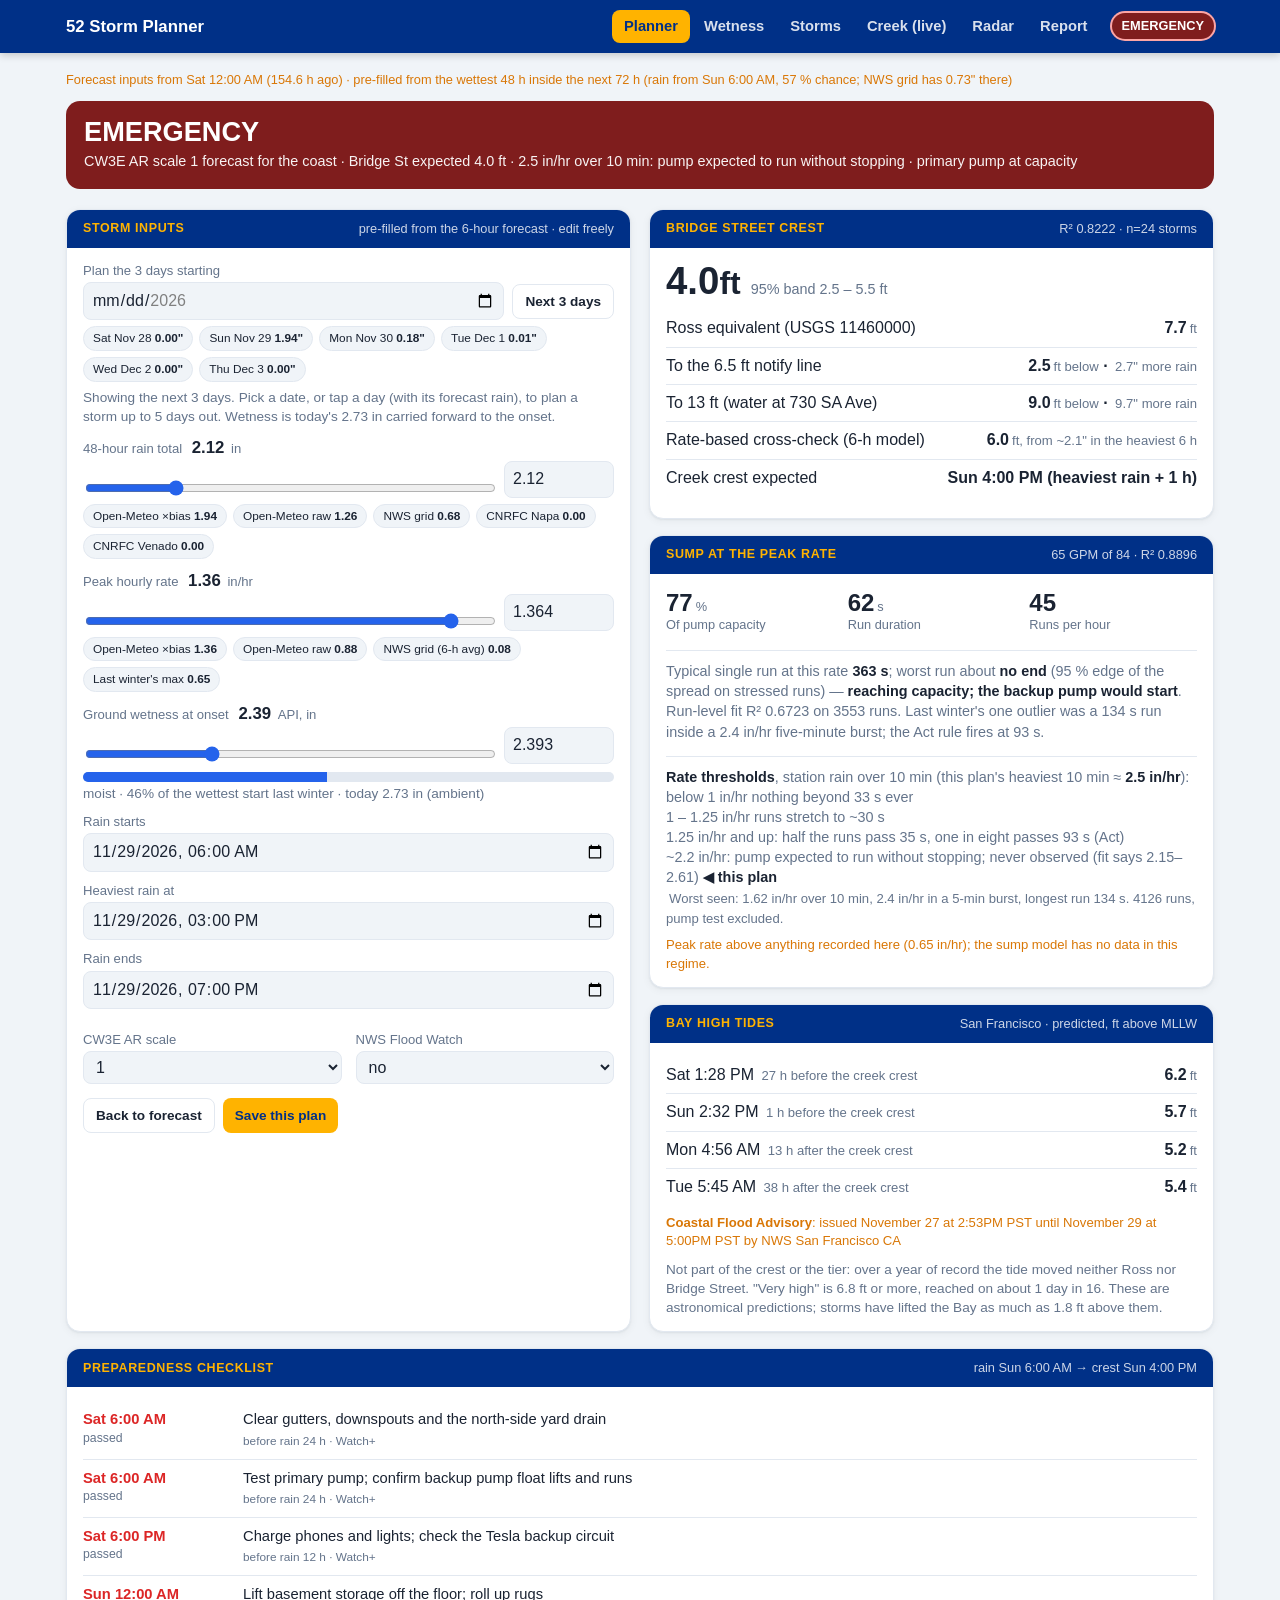
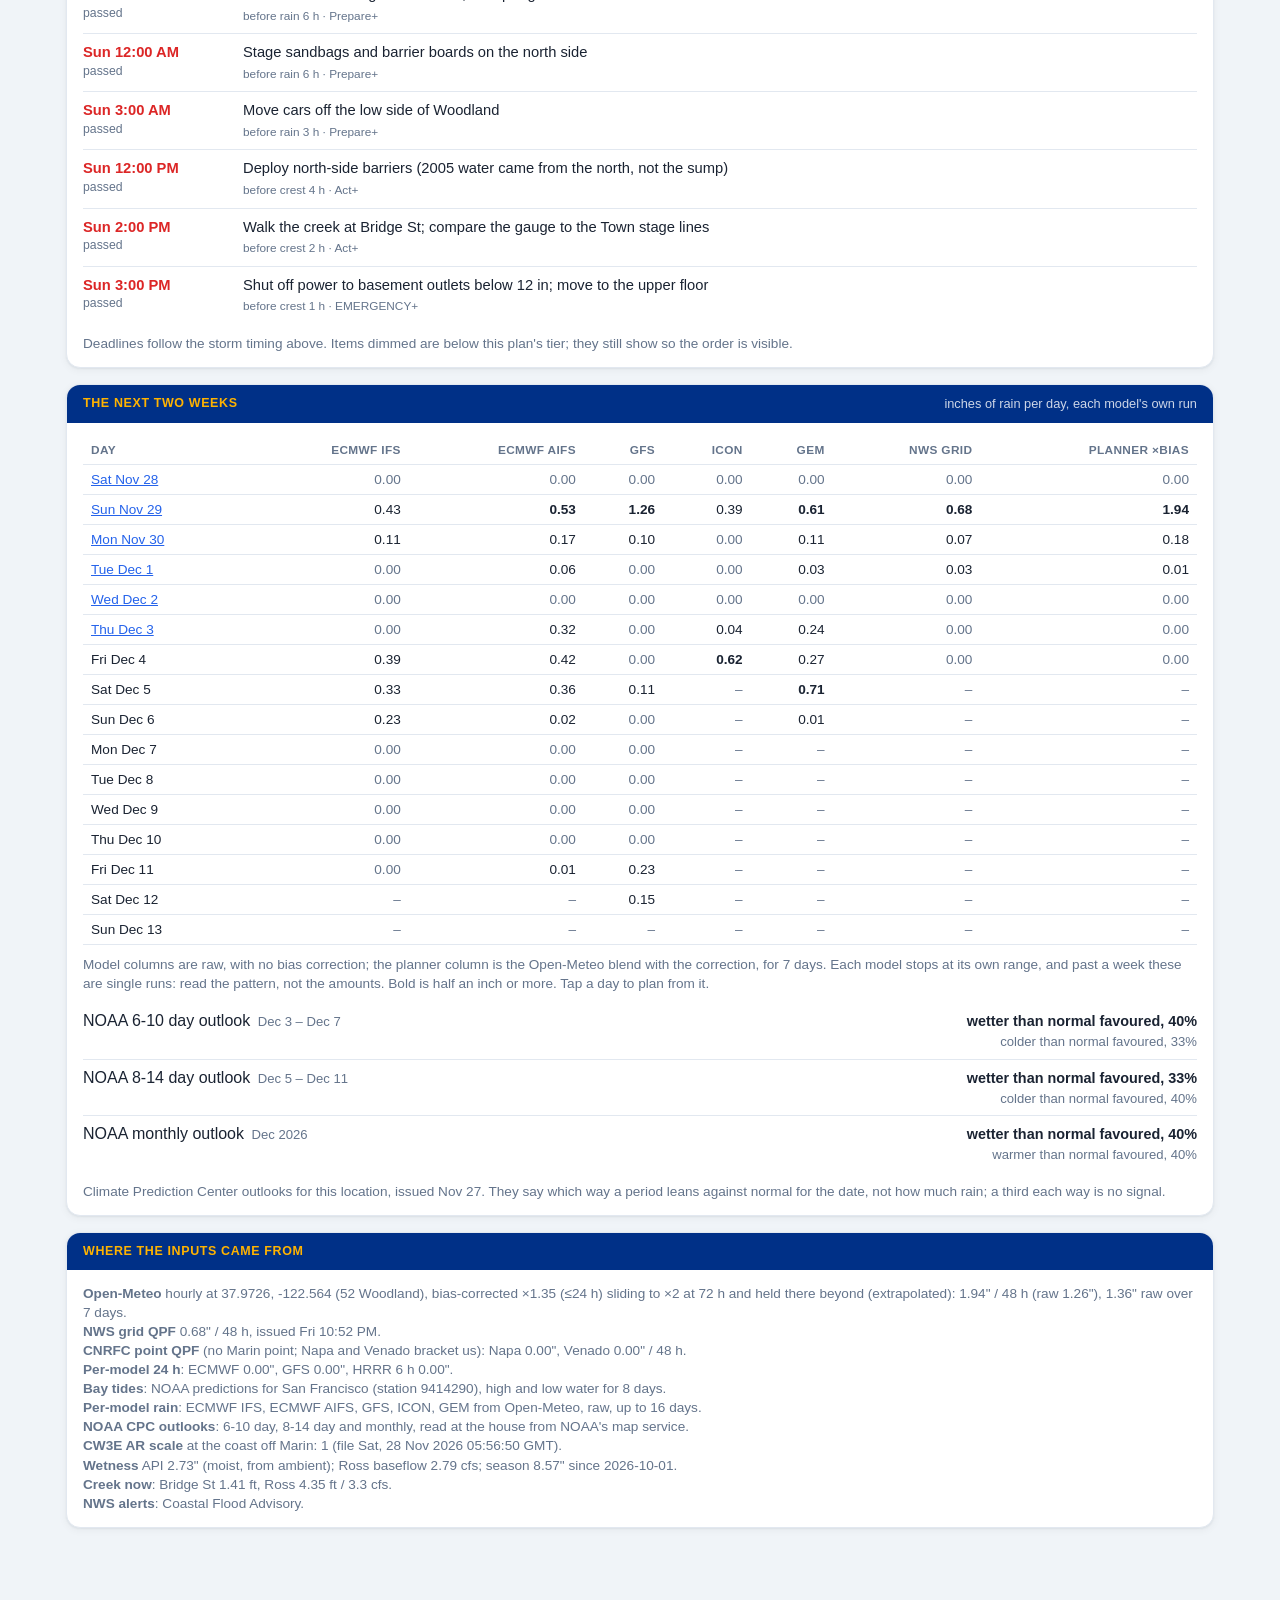
<file: docs/planner.html>
<!doctype html>
<html lang="en">
<head>
<meta charset="utf-8">
<meta name="viewport" content="width=device-width, initial-scale=1">
<meta http-equiv="Cache-Control" content="no-cache, must-revalidate">
<title>52 Storm Planner — Planner</title>
<link rel="stylesheet" href="assets/app.css?v=13">
<style>
.inputs label{display:block;font-size:.82rem;color:var(--mute);margin:10px 0 2px}
.inputs label b{color:var(--ink);font-size:1.05rem;font-weight:600;margin-left:6px}
.inputs input[type=range]{width:100%;accent-color:var(--water)}
.inputs input[type=number],.inputs input[type=datetime-local],.inputs select{
  font:inherit;color:var(--ink);background:var(--paper);border:1px solid var(--rule);border-radius:8px;padding:6px 8px;width:100%}
.inputs .pair{display:grid;grid-template-columns:1fr 110px;gap:10px;align-items:end}
.chips{display:flex;gap:6px;flex-wrap:wrap;margin-top:6px}
.chip{font:inherit;font-size:.74rem;border:1px solid var(--rule);background:var(--paper);color:var(--ink);
  border-radius:999px;padding:3px 9px;cursor:pointer}
.chip:hover{border-color:var(--water)}
.chip.on{border-color:var(--water);background:var(--water);color:#fff}
.inputs .fromrow{display:flex;gap:8px;align-items:center}
.inputs input[type=date]{font:inherit;color:var(--ink);background:var(--paper);border:1px solid var(--rule);border-radius:8px;padding:6px 8px;flex:1;min-width:0}
.chip b{font-weight:600}
.stamp{font-size:.8rem;color:var(--mute);margin:0 0 12px}
.stamp.stale{color:var(--amber);font-weight:500}
.hero{display:flex;align-items:baseline;gap:10px;flex-wrap:wrap}
.hero .pt{font-size:2.4rem;font-weight:700;line-height:1}
.hero .band{color:var(--mute);font-size:.9rem}
.lines{margin-top:10px}
.lines .row .v{font-size:1rem}
.warn{color:var(--amber);font-size:.82rem;margin-top:8px}
.bad{color:var(--red)}
ul.check{list-style:none;padding:0;margin:0}
ul.check li{display:grid;grid-template-columns:150px 1fr;gap:10px;padding:8px 0;border-bottom:1px solid var(--rule);font-size:.92rem}
ul.check li:last-child{border-bottom:0}
ul.check .due{font-weight:600;white-space:nowrap}
ul.check .due small{display:block;font-weight:400;color:var(--mute)}
ul.check li.off{opacity:.45}
ul.check li.past .due{color:var(--red)}
ul.check .need{font-size:.74rem;color:var(--mute)}
.btn{font:inherit;font-size:.85rem;font-weight:600;color:var(--navy);background:var(--gold);border:0;border-radius:8px;padding:7px 12px;cursor:pointer}
.btn.ghost{background:transparent;color:var(--ink);border:1px solid var(--rule)}
.meter{height:10px;border-radius:5px;background:var(--rule);overflow:hidden;margin:8px 0 2px}
.meter i{display:block;height:100%;background:var(--water)}
.tier-reasons{font-size:.9rem;opacity:.95}
.tw{overflow-x:auto}
table.mdl{border-collapse:collapse;width:100%;font-size:.85rem;font-variant-numeric:tabular-nums}
table.mdl th,table.mdl td{padding:5px 8px;text-align:right;border-bottom:1px solid var(--rule);white-space:nowrap}
table.mdl th{font-weight:600;color:var(--mute);font-size:.74rem;text-transform:uppercase;letter-spacing:.03em}
table.mdl th:first-child,table.mdl td:first-child{text-align:left}
table.mdl td.z{color:var(--mute)}
table.mdl td.wet{font-weight:600}
table.mdl td.day button{font:inherit;color:var(--water);background:none;border:0;padding:0;cursor:pointer;text-decoration:underline}
table.mdl tr.sel td{background:rgba(37,99,235,.07)}
</style>
</head>
<body>
<header class="top"></header>
<main>
  <p class="stamp" id="stamp">Loading forecast…</p>
  <p class="warn" id="srcwarn" hidden></p>

  <div class="tier quiet" id="tier"><b>Quiet</b><span class="tier-reasons" id="reasons"></span></div>

  <div class="cards2">
    <section class="card inputs">
      <h2>Storm inputs <span class="sub">pre-filled from the 6-hour forecast · edit freely</span></h2>

      <label for="planfrom">Plan the 3 days starting</label>
      <div class="fromrow">
        <input type="date" id="planfrom">
        <button class="btn ghost" id="fromnext" type="button">Next 3 days</button>
      </div>
      <div class="chips" id="daychips"></div>
      <p class="note" id="fromnote" style="margin:6px 0 0"></p>

      <label>48-hour rain total <b id="totalv">–</b> <span class="u">in</span></label>
      <div class="pair">
        <input type="range" id="total" min="0" max="10" step="0.05" value="0">
        <input type="number" id="totaln" min="0" max="20" step="0.05" value="0">
      </div>
      <div class="chips" id="totalchips"></div>

      <label>Peak hourly rate <b id="peakv">–</b> <span class="u">in/hr</span></label>
      <div class="pair">
        <input type="range" id="peak" min="0" max="1.5" step="0.01" value="0">
        <input type="number" id="peakn" min="0" max="3" step="0.01" value="0">
      </div>
      <div class="chips" id="peakchips"></div>

      <label>Ground wetness at onset <b id="apiv">–</b> <span class="u">API, in</span></label>
      <div class="pair">
        <input type="range" id="api" min="0" max="8" step="0.05" value="0">
        <input type="number" id="apin" min="0" max="12" step="0.05" value="0">
      </div>
      <div class="meter"><i id="apimeter" style="width:0"></i></div>
      <div class="note" id="apinote" style="margin-top:2px"></div>

      <label>Rain starts</label>
      <input type="datetime-local" id="onset">
      <label>Heaviest rain at</label>
      <input type="datetime-local" id="peakat">
      <label>Rain ends</label>
      <input type="datetime-local" id="end">

      <div class="tiles c2" style="margin-top:12px">
        <div>
          <label>CW3E AR scale</label>
          <select id="ar"><option value="">none</option><option>1</option><option>2</option><option>3</option><option>4</option><option>5</option></select>
        </div>
        <div>
          <label>NWS Flood Watch</label>
          <select id="fw"><option value="0">no</option><option value="1">yes</option></select>
        </div>
      </div>
      <div style="display:flex;gap:8px;margin-top:14px;flex-wrap:wrap">
        <button class="btn ghost" id="reset">Back to forecast</button>
        <button class="btn" id="save">Save this plan</button>
      </div>
      <p class="note" id="savednote"></p>
    </section>

    <div>
      <section class="card">
        <h2>Bridge Street crest <span class="sub" id="bridgefit"></span></h2>
        <div class="hero"><span class="pt" id="bpt">–<small>ft</small></span><span class="band" id="bband"></span></div>
        <div class="lines">
          <div class="row"><span>Ross equivalent (USGS 11460000)</span><span class="v" id="rosseq">–</span></div>
          <div class="row"><span>To the 6.5 ft notify line</span><span class="v" id="d65">–</span></div>
          <div class="row"><span>To 13 ft (water at 730 SA Ave)</span><span class="v" id="d13">–</span></div>
          <div class="row"><span>Rate-based cross-check (6-h model)</span><span class="v" id="cross">–</span></div>
          <div class="row"><span>Creek crest expected</span><span class="v" id="crest">–</span></div>
        </div>
        <div class="warn" id="bwarn"></div>
      </section>

      <section class="card">
        <h2>Sump at the peak rate <span class="sub" id="sumpfit"></span></h2>
        <div class="tiles c3">
          <div class="tile"><div class="v" id="stress">–<small>%</small></div><div class="k">of pump capacity</div></div>
          <div class="tile"><div class="v" id="run">–<small>s</small></div><div class="k">run duration</div></div>
          <div class="tile"><div class="v" id="rph">–</div><div class="k">runs per hour</div></div>
        </div>
        <div class="secondary" id="sumptail"></div>
        <div class="secondary" id="sumpthr"></div>
        <div class="warn" id="swarn"></div>
      </section>

      <section class="card">
        <h2>Bay high tides <span class="sub" id="tidesub"></span></h2>
        <div class="lines" id="tidelines"></div>
        <div class="warn" id="tidewarn"></div>
        <p class="note" id="tidenote" style="margin-bottom:0"></p>
      </section>
    </div>
  </div>

  <section class="card">
    <h2>Preparedness checklist <span class="sub" id="checksub"></span></h2>
    <ul class="check" id="check"></ul>
    <p class="note">Deadlines follow the storm timing above. Items dimmed are below this plan's tier; they still show so the order is visible.</p>
  </section>

  <section class="card">
    <h2>The next two weeks <span class="sub" id="twosub"></span></h2>
    <div class="tw"><table class="mdl" id="mdl"></table></div>
    <p class="note" id="mdlnote"></p>
    <div class="lines" id="cpclines"></div>
    <p class="note" id="cpcnote" style="margin-bottom:0"></p>
  </section>

  <section class="card">
    <h2>Where the inputs came from</h2>
    <div id="sources" class="note" style="margin:0"></div>
  </section>
</main>

<script src="assets/planner.js?v=15"></script>
<script>
(async () => {
  renderNav("planner");
  const { models: M, forecast: F } = await loadModelsAndForecast();
  const pre = F.prefill || {};
  const alts = pre.alternatives || {};
  // `cur` is what the sliders are pre-filled from: the job's own window (the
  // next 3 days) or, when a start date is picked, planWindow's for that date.
  let cur = pre, win = null;
  const dayStr = d => new Intl.DateTimeFormat("en-US", { timeZone: TZ, weekday: "short", month: "short", day: "numeric" })
    .format(new Date(parseLocal(d + "T12:00")));

  // ---- stamp ----
  const st = $("stamp");
  function paintStamp() {
    if (F._missing) {
      st.textContent = "No forecast.json yet — run forecast.py (or the forecast workflow). Sliders still work.";
      st.classList.add("stale");
      return;
    }
    const age = (Date.now() - Date.parse(F.generated_utc)) / 3600e3;
    const sw = F.storm || {}, ol = F.outlook || {};
    const nwsSrc = (win ? win.source : pre.source) === "nws_grid";
    const span = F.prefill_horizon_h || 72;
    let winTxt;
    if (win) {
      const where = `the 3 days from ${dayStr(win.from)}`;
      winTxt = win.dry ? ` · no rain forecast in ${where}${nwsSrc ? " (NWS grid)" : ""}, rain sliders start at zero`
        : ` · pre-filled from ${nwsSrc ? "the NWS grid's " : "the "}wettest 48 h in ${where} (rain from ${whenStr(parseLocal(win.onset))}`
          + `${win.pop_mean_pct != null ? ", " + win.pop_mean_pct + " % chance" : ""}${nwsSrc ? "" : `; NWS grid has ${fmt(win.alt.nws)}" there`})`;
    } else {
      winTxt = !pre.source ? ` · no rain forecast available (Open-Meteo and NWS both down), sliders start at zero`
        : sw.dry || !sw.onset ? ` · no rain in the next ${span} h${nwsSrc ? " (NWS grid)" : ""}, sliders start at zero`
        : nwsSrc ? ` · pre-filled from the NWS grid's wettest 48 h inside the next ${span} h (rain from ${whenStr(parseLocal(sw.onset))})`
        : ` · pre-filled from the wettest 48 h inside the next ${span} h (rain from ${whenStr(parseLocal(sw.onset))}${sw.pop_mean_pct != null ? ", " + sw.pop_mean_pct + " % chance" : ""}; NWS grid has ${fmt(sw.nws_total_in_window)}" there)`;
    }
    const olTxt = !win && ol.onset && !ol.dry ? ` · outlook beyond 3 days: ${fmt(ol.total_48h_in)}" around ${whenStr(parseLocal(ol.onset))}${ol.pop_mean_pct != null ? ", " + ol.pop_mean_pct + " % chance" : ""}, NWS ${fmt(ol.nws_total_in_window)}", not pre-filled: pick its date below to plan for it` : "";
    st.textContent = `Forecast inputs from ${whenStr(Date.parse(F.generated_utc))} (${age.toFixed(1)} h ago)` + winTxt + olTxt
      + (Object.keys(F.errors || {}).length ? " · feeds down: " + Object.keys(F.errors).join(", ") : "");
    st.classList.toggle("stale", age > 9);
    const sw2 = $("srcwarn");
    sw2.hidden = !nwsSrc;
    if (nwsSrc) {
      const even = win ? (win.peak_alt || {}).nws_even : pre.nws_even_peak_1h_inhr;
      const method = win ? `heaviest 6 h of NWS grid QPF / 6 x ${(M.planner || {}).nws_peak_1h_over_6h_mean || 2.5}` : pre.peak_method;
      sw2.textContent = "Open-Meteo is down, so the sliders start from the NWS grid, not the bias-corrected Open-Meteo figure. "
        + "NWS totals are uncorrected (the ×bias factors were measured on Open-Meteo, which ran dry here)."
        + (even != null && !(win ? win.dry : sw.dry)
          ? ` NWS spreads rain evenly over 6-h periods, so its own hourly peak is ${fmt(even, 2)} in/hr; the peak rate is estimated as ${method}.`
          : "");
    }
  }

  // ---- inputs ----
  const ids = ["total", "peak", "api"];
  const link = (id) => {
    const r = $(id), n = $(id + "n");
    r.addEventListener("input", () => { n.value = r.value; run(); });
    n.addEventListener("input", () => { r.value = clamp(+n.value, +r.min, +r.max); run(); });
  };
  ids.forEach(link);
  ["onset", "peakat", "end", "ar", "fw"].forEach(id => $(id).addEventListener("input", run));

  const setVal = (id, v) => { $(id).value = v == null ? 0 : v; $(id + "n").value = v == null ? 0 : v; };
  function fromForecast() {
    setVal("total", cur.total_48h_in ?? 0);
    setVal("peak", cur.peak_1h_inhr ?? 0);
    setVal("api", cur.api_in ?? 0);
    const now = Math.ceil(Date.now() / 3600e3) * 3600e3;   // next top of the hour
    // no rain in the window: a chosen date still anchors the timing, otherwise tomorrow
    const dry = win ? Math.max(now, parseLocal(win.from + "T00:00")) : now + 24 * 3600e3;
    const onset = cur.onset ? parseLocal(cur.onset) : dry;
    $("onset").value = toLocalInput(onset);
    $("peakat").value = toLocalInput(cur.peak_at ? parseLocal(cur.peak_at) : onset + 18 * 3600e3);
    $("end").value = toLocalInput(cur.end ? parseLocal(cur.end) : onset + 48 * 3600e3);
    $("ar").value = pre.ar_category ? String(pre.ar_category) : "";
    $("fw").value = pre.flood_watch ? "1" : "0";
    run();
  }
  $("reset").addEventListener("click", fromForecast);

  // alternative-source chips for the two sliders
  const chip = (label, v, id) => v == null ? "" :
    `<button class="chip" data-id="${id}" data-v="${v}">${label} <b>${fmt(v, 2)}</b></button>`;
  const q = F.qpf || {};
  function paintChips() {
    if (win && !win.dry) {
      // the same sources, summed over the chosen window instead of the next 48 h
      const a = win.alt, pk = win.peak_alt;
      $("totalchips").innerHTML =
        chip("Open-Meteo ×bias", a.corrected, "total") +
        chip("Open-Meteo raw", a.raw, "total") +
        chip("NWS grid", a.nws, "total");
      $("peakchips").innerHTML =
        chip("Open-Meteo ×bias", pk.corrected, "peak") +
        chip("Open-Meteo raw", pk.raw, "peak") +
        chip("NWS grid (est. peak hour)", pk.nws, "peak") +
        chip("Last winter's max", M.observed_maxima.peak_1h_in, "peak");
      return;
    }
    $("totalchips").innerHTML = win ? "" :
      chip("Open-Meteo ×bias", alts.open_meteo_corrected_48h, "total") +
      chip("Open-Meteo raw", alts.open_meteo_raw_48h, "total") +
      chip("NWS grid", alts.nws_grid_48h, "total") +
      chip("CNRFC Napa", alts.cnrfc_apc_48h, "total") +
      chip("CNRFC Venado", alts.cnrfc_venc1_48h, "total");
    $("peakchips").innerHTML =
      (win ? "" : chip("Open-Meteo ×bias", q.peak_1h_omc_inhr, "peak") +
        chip("Open-Meteo raw", q.peak_1h_om_inhr, "peak") +
        chip("NWS grid (6-h avg)", q.peak_1h_nws_inhr, "peak")) +
      chip("Last winter's max", M.observed_maxima.peak_1h_in, "peak");
  }
  document.querySelector(".inputs").addEventListener("click", e => {
    const c = e.target.closest(".chip[data-id]");
    if (c) { setVal(c.dataset.id, +c.dataset.v); run(); }
  });

  // ---- which three days to plan ----
  const days = F._missing ? [] : planDays(F, M);
  const fromEl = $("planfrom");
  if (days.length) { fromEl.min = days[0].date; fromEl.max = days[days.length - 1].date; }
  else { fromEl.disabled = true; $("fromnext").disabled = true; }
  function paintFrom() {
    fromEl.value = win ? win.from : "";
    $("daychips").innerHTML = days.map(d =>
      `<button class="chip${win && win.from === d.date ? " on" : ""}" data-day="${d.date}" title="forecast rain that day, bias-corrected">${dayStr(d.date).replace(",", "")} <b>${fmt(d.rain_in, 2)}"</b></button>`).join("");
    const notes = [];
    if (!win) {
      if (days.length) notes.push(`Showing the next 3 days. Pick a date, or tap a day (with its forecast rain), to plan a storm up to ${days.length - 1} days out.`
        + (pre.api_today_in != null && pre.onset ? ` Wetness is today's ${fmt(pre.api_today_in)} in carried forward to the onset.` : ""));
    } else {
      if (!win.dry && win.beyond_h > 0) notes.push(`${win.beyond_h} of this storm's ${win.hours_in_window} forecast hours are over 3 days out. They use the 3-day bias factor (×${fmt(win.far_factor, 1)}), which was not measured that far ahead. Peak rates this far out are multi-hour averages and read low.`);
      notes.push(`Wetness: today's ${fmt(win.api_today)} in carried forward to ${win.dry ? "that date" : "the onset"} (${M.wetness.decay_per_day}× a day, plus the corrected rain forecast before then).`);
    }
    $("fromnote").innerHTML = notes.join("<br>");
  }
  function setFrom(date) {
    const w = date ? planWindow(F, M, date) : null;
    if (date && !w) {
      $("fromnote").textContent = days.length
        ? `The forecast covers ${dayStr(days[0].date)} to ${dayStr(days[days.length - 1].date)}; pick a start date in that range.`
        : "No hourly forecast to plan from.";
      fromEl.value = win ? win.from : "";
      return;
    }
    win = w;
    cur = w ? { ...pre, ...w } : pre;
    try {
      const u = new URL(location.href);
      if (w) u.searchParams.set("from", w.from); else u.searchParams.delete("from");
      history.replaceState(null, "", u);
    } catch {}
    paintStamp(); paintChips(); paintFrom(); fromForecast(); paintTwoWeeks();
  }
  fromEl.addEventListener("change", () => setFrom(fromEl.value || null));
  $("fromnext").addEventListener("click", () => setFrom(null));
  $("daychips").addEventListener("click", e => {
    const c = e.target.closest("[data-day]");
    if (c) setFrom(win && win.from === c.dataset.day ? null : c.dataset.day);
  });

  // ---- compute + paint ----
  function inputs() {
    return {
      total: +$("totaln").value || 0, peak1h: +$("peakn").value || 0, api: +$("apin").value || 0,
      season: (F.prefill && F.prefill.season_rain_in) || 0,
      onset: parseLocal($("onset").value), peakAt: parseLocal($("peakat").value), end: parseLocal($("end").value),
      ar_category: $("ar").value ? +$("ar").value : null, flood_watch: $("fw").value === "1",
    };
  }
  let last = null;
  function run() {
    const inp = inputs();
    const out = evaluatePlan(M, inp);
    last = { inp, out };
    $("totalv").textContent = fmt(inp.total); $("peakv").textContent = fmt(inp.peak1h); $("apiv").textContent = fmt(inp.api);
    const W = M.wetness;
    const pct = clamp(100 * inp.api / W.saturated_api_in, 0, 100);
    $("apimeter").style.width = pct + "%";
    const cat = (W.categories.find(c => inp.api <= c.max_api_in) || {}).label || "";
    $("apinote").textContent = `${cat} · ${pct.toFixed(0)}% of the wettest start last winter`
      + (F.wetness && F.wetness.api_in != null ? ` · today ${fmt(F.wetness.api_in)} in (${F.wetness.source})` : "");

    // tier
    const t = out.tier;
    $("tier").className = "tier " + t.tier;
    $("tier").querySelector("b").textContent = TIER_LABEL[t.tier];
    $("reasons").textContent = t.reasons.length ? t.reasons.join(" · ") : "Nothing in this plan crosses a rule.";
    setTierChip(t.tier);

    // creek
    const b = out.bridge;
    $("bpt").innerHTML = fmt(b.pt, 1) + "<small>ft</small>";
    $("bband").textContent = `95% band ${fmt(b.lo, 1)} – ${fmt(b.hi, 1)} ft`;
    $("bridgefit").textContent = `R² ${M.event_peak.r2} · n=${M.event_peak.n} storms`;
    $("rosseq").innerHTML = `${fmt(out.ross.ross, 1)}<span class="u">ft</span>` + (out.ross.inRange ? "" : ' <span class="u bad">beyond fitted range</span>');
    const dist = (line, need) => {
      const d = line - b.pt;
      if (d <= 0) return `<span class="bad">reached</span> (+${fmt(-d, 1)} ft)`;
      return `${fmt(d, 1)}<span class="u">ft below</span> · <span class="u">${fmt(need - inp.total, 1)}" more rain</span>`;
    };
    $("d65").innerHTML = dist(6.5, b.rain_to_notify);
    $("d13").innerHTML = dist(13, b.rain_to_flood);
    $("cross").innerHTML = `${fmt(out.cross.pt, 1)}<span class="u">ft, from ~${fmt(out.cross.r6h, 1)}" in the heaviest 6 h</span>`;
    $("crest").textContent = out.crestMs ? whenStr(out.crestMs) + " (heaviest rain + " + out.lagH + " h)" : "–";
    const warns = [];
    if (b.extrapolated) warns.push(`Beyond last winter's data (max crest ${M.observed_maxima.bridge_peak_ft} ft from ${M.observed_maxima.total_rain_in}"): the fit is linear and untested up there.`);
    if (b.pt >= 6.5) warns.push("Past the notify line the Ross mapping is still inside its fitted range; the 13 ft line is a 1.6× extrapolation.");
    $("bwarn").innerHTML = warns.join("<br>");

    // sump
    const s = out.sump;
    $("stress").innerHTML = fmt(100 * s.mean.stress, 0) + "<small>%</small>";
    $("run").innerHTML = fmt(s.mean.run_s, 0) + "<small>s</small>";
    $("rph").textContent = s.mean.runs_per_hr > 0 ? fmt(s.mean.runs_per_hr, 0) : "0";
    $("sumpfit").textContent = `${fmt(s.mean.gpm, 0)} GPM of ${M.pump.rated_gpm} · R² ${M.sump_inflow.r2}`;
    const R = M.sump_stress_run || {};
    $("sumptail").innerHTML = s.worst
      ? (s.typical.capacity
          ? `Typical run at this rate <b class="bad">does not end</b>: inflow is at pump capacity and the backup pump would start`
          : `Typical single run at this rate <b>${fmt(s.typical.run_s, 0)} s</b>; worst run about <b>${s.worst.capacity ? "no end" : fmt(s.worst.run_s, 0) + " s"}</b> (95 % edge of the spread on stressed runs)`
            + (s.worst.capacity ? ' — <b class="bad">reaching capacity; the backup pump would start</b>' : ""))
        + `. Run-level fit R² ${R.r2} on ${R.n} runs. Last winter's one outlier was a 134 s run inside a 2.4 in/hr five-minute burst; the Act rule fires at 93 s.`
      : `Last winter's worst: 15-min avg ${M.observed_maxima.inflow_gpm_15min} GPM, single run 134 s.`;
    const th = (M.sump_stress_run || {}).thresholds, T = M.tiers;
    if (th) {
      const r10 = s.r10 * 6;
      const where = r10 >= T.emergency.sump_rate_10min_inhr ? "continuous" : r10 >= T.act.sump_rate_10min_inhr ? "act" : r10 >= T.prepare.sump_rate_10min_inhr ? "prepare" : "quiet";
      const mark = k => where === k ? "<b>◀ this plan</b>" : "";
      $("sumpthr").innerHTML = `<b>Rate thresholds</b>, station rain over 10 min (this plan's heaviest 10 min ≈ <b>${fmt(r10, 1)} in/hr</b>):<br>`
        + `below ${T.prepare.sump_rate_10min_inhr} in/hr nothing beyond 33 s ever ${mark("quiet")}<br>`
        + `${T.prepare.sump_rate_10min_inhr} – ${T.act.sump_rate_10min_inhr} in/hr runs stretch to ~30 s ${mark("prepare")}<br>`
        + `${T.act.sump_rate_10min_inhr} in/hr and up: half the runs pass 35 s, one in eight passes 93 s (Act) ${mark("act")}<br>`
        + `~${T.emergency.sump_rate_10min_inhr} in/hr: pump expected to run without stopping; never observed (fit says ${th.continuous_fit_worst_inhr_api3}–${th.continuous_fit_inhr_api3}) ${mark("continuous")}<br>`
        + `<span class="u">Worst seen: ${th.max_observed_10min_inhr} in/hr over 10 min, ${th.max_observed_5min_inhr} in/hr in a 5-min burst, longest run ${th.longest_run_s} s. ${th.runs_in_record} runs, pump test excluded.</span>`;
    }
    $("swarn").textContent = s.extrapolated ? `Peak rate above anything recorded here (${M.observed_maxima.peak_1h_in} in/hr); the sump model has no data in this regime.` : "";

    paintTides(inp, out);

    // checklist
    const now = Date.now();
    $("checksub").textContent = inp.onset ? `rain ${whenStr(inp.onset)} → crest ${out.crestMs ? whenStr(out.crestMs) : "?"}` : "";
    $("check").innerHTML = out.checklist.map(c => {
      const rel = c.due == null ? "" : (c.due < now ? "passed" : relTime(c.due - now));
      return `<li class="${c.active ? "" : "off"}${c.due != null && c.due < now && c.active ? " past" : ""}">
        <span class="due">${c.due == null ? "–" : whenStr(c.due)}<small>${rel}</small></span>
        <span>${c.task}<br><span class="need">${c.when === "crest" ? "before crest" : "before rain"} ${Math.abs(c.offset_h)} h · ${c.needLabel}+</span></span></li>`;
    }).join("");
  }
  /* Bay tides beside the creek crest. Information only: a year of record shows no
     tidal signal at Ross or Bridge Street (analysis/tide_check.py), so the tide is
     in neither the crest nor the tier. It matters for the lower creek and the low
     bayside roads, which are worst when a storm's runoff meets a very high tide. */
  function paintTides(inp, out) {
    const T = F.tides || {}, all = (T.tides || []).filter(x => x.type === "H");
    const coastal = (F.alerts || []).filter(a => /coastal flood/i.test(a.event || ""));
    const alertTxt = coastal.map(a => `<b>${a.event}</b>${a.headline ? ": " + a.headline.replace(/^Coastal Flood \w+ /, "") : ""}`).join("<br>");
    if (!all.length) {
      $("tidesub").textContent = "";
      $("tidelines").innerHTML = "";
      $("tidewarn").innerHTML = alertTxt;
      $("tidenote").textContent = "No tide predictions in the forecast file yet (they arrive with the next 6-hour run).";
      return;
    }
    const H = 3600e3, hi = T.notable_high_ft;
    const from = inp.onset != null ? inp.onset - 24 * H : Date.now();   // the high tide before the rain counts too
    const to = Math.max(inp.end || 0, out.crestMs || 0, from + 60 * H) + 12 * H;
    // the day's higher high is the one that floods; the lower high is listed only when notable
    const byDay = {};
    all.forEach(x => { const d = x.t.slice(0, 10); if (!byDay[d] || x.ft > byDay[d].ft) byDay[d] = x; });
    const show = all.filter(x => byDay[x.t.slice(0, 10)] === x || (hi != null && x.ft >= hi))
      .map(x => ({ ...x, ms: parseLocal(x.t) })).filter(x => x.ms >= from && x.ms <= to);
    $("tidesub").textContent = `${T.name || "NOAA " + T.station} · predicted, ft above ${T.datum || "MLLW"}`;
    const rel = x => {
      if (out.crestMs == null) return "";
      const h = (x.ms - out.crestMs) / H, a = Math.abs(h);
      return a < 1 ? "at the creek crest" : `${a.toFixed(0)} h ${h < 0 ? "before" : "after"} the creek crest`;
    };
    $("tidelines").innerHTML = show.length ? show.map(x =>
      `<div class="row"><span>${whenStr(x.ms)}${hi != null && x.ft >= hi ? ' <span class="chip on" style="cursor:default">very high</span>' : ""}`
      + ` <span class="u">${rel(x)}</span></span><span class="v">${fmt(x.ft, 1)}<span class="u">ft</span></span></div>`).join("")
      : `<div class="row"><span>No high tide predicted in this window</span><span class="v">–</span></div>`;
    const near = out.crestMs == null || hi == null ? null
      : show.filter(x => x.ft >= hi && Math.abs(x.ms - out.crestMs) <= 3 * H).sort((a, b) => b.ft - a.ft)[0];
    const warns = [];
    if (near) warns.push(`The creek is expected to crest within 3 h of a ${fmt(near.ft, 1)} ft tide (${whenStr(near.ms)}). That does not raise the crest here, but the lower creek and low bayside roads are at their worst when the two meet.`);
    if (alertTxt) warns.push(alertTxt);
    $("tidewarn").innerHTML = warns.join("<br>");
    $("tidenote").innerHTML = `Not part of the crest or the tier: over a year of record the tide moved neither Ross nor Bridge Street. `
      + (hi != null ? `"Very high" is ${fmt(hi, 1)} ft or more, reached on about 1 day in 16. ` : "")
      + (T.max_surge_ft ? `These are astronomical predictions; storms have lifted the Bay as much as ${fmt(T.max_surge_ft, 1)} ft above them.` : "");
  }
  function relTime(ms) {
    const h = ms / 3600e3;
    return h < 1 ? `in ${Math.round(h * 60)} min` : h < 48 ? `in ${h.toFixed(0)} h` : `in ${(h / 24).toFixed(1)} d`;
  }

  // ---- save plan ----
  $("save").addEventListener("click", () => {
    if (!last) return;
    const { inp, out } = last;
    const plans = loadPlans();
    const id = "plan-" + new Date().toISOString().slice(0, 16).replace(/[-:T]/g, "");
    plans.push({
      id, saved_local: toLocalInput(Date.now()), forecast_generated_utc: F.generated_utc || null,
      start_local: toLocalInput(inp.onset), end_local: toLocalInput(inp.end),
      forecast: { total_48h_in: inp.total, peak_1h_inhr: inp.peak1h, api_in: inp.api,
                  ar_category: inp.ar_category, flood_watch: inp.flood_watch,
                  window_from: win ? win.from : null,
                  source: "planner inputs as saved" },
      predicted: { bridge_peak_ft: +out.bridge.pt.toFixed(2), lo_ft: +out.bridge.lo.toFixed(2), hi_ft: +out.bridge.hi.toFixed(2),
                   ross_equivalent_ft: +out.ross.ross.toFixed(2), sump_run_s: +out.sump.mean.run_s.toFixed(0),
                   crest_local: out.crestMs ? toLocalInput(out.crestMs) : null, tier: out.tier.tier },
      actual: { total_rain_in: null, peak_1h_in: null, bridge_peak_ft: null, ross_peak_ft: null, sump_peak_run_s: null, tier_reached: null },
      notes: "",
    });
    savePlans(plans);
    $("savednote").innerHTML = `Saved in this browser (${plans.length} plan${plans.length > 1 ? "s" : ""}). <a href="storms.html">Storms →</a> lists it next to what the storms actually did.`;
  });

  // ---- sources ----
  const src = [];
  if (!F._missing) {
    src.push(`<b>Open-Meteo</b> hourly at ${M.lat}, ${M.lon} (52 Woodland), bias-corrected ×${M.qpf_bias.lead_24h} (≤24 h) sliding to ×${M.qpf_bias.lead_72h} at 72 h and held there beyond (extrapolated): ${fmt(q.omc_48h_in)}" / 48 h (raw ${fmt(q.om_48h_in)}"), ${fmt(q.om_7d_in)}" raw over 7 days.`);
    src.push(`<b>NWS grid QPF</b> ${fmt(q.nws_48h_in)}" / 48 h${q.nws_grid_updated ? ", issued " + whenStr(Date.parse(q.nws_grid_updated)) : ""}.`);
    const cn = q.cnrfc_points || {};
    src.push(`<b>CNRFC point QPF</b> (no Marin point; Napa and Venado bracket us): Napa ${fmt((cn.APC || {}).qpf_48h_in)}", Venado ${fmt((cn.VENC1 || {}).qpf_48h_in)}" / 48 h.`);
    const mq = q.models_24h || {};
    src.push(`<b>Per-model 24 h</b>: ECMWF ${fmt(mq.qpf_ecmwf_24h_in)}", GFS ${fmt(mq.qpf_gfs_24h_in)}", HRRR 6 h ${fmt(mq.qpf_hrrr_6h_in)}".`);
    if (F.tides) src.push(`<b>Bay tides</b>: NOAA predictions for ${F.tides.name || F.tides.station} (station ${F.tides.station}), high and low water for 8 days.`);
    if (F.model_hourly) src.push(`<b>Per-model rain</b>: ${Object.values(F.model_hourly.labels || {}).join(", ")} from Open-Meteo, raw, up to 16 days.`);
    if (F.cpc_outlook) src.push(`<b>NOAA CPC outlooks</b>: 6-10 day, 8-14 day and monthly, read at the house from NOAA's map service.`);
    src.push(`<b>CW3E AR scale</b> at the coast off Marin: ${F.ar ? F.ar.ar_category : "–"}${F.ar && F.ar.file_modified ? " (file " + F.ar.file_modified + ")" : ""}.`);
    const w = F.wetness || {};
    src.push(`<b>Wetness</b> API ${fmt(w.api_in)}" (${w.category}, from ${w.source}); Ross baseflow ${fmt(w.baseflow_cfs)} cfs; season ${fmt(w.season_rain_in)}" since ${w.season_start}.`);
    const c = F.creek_now || {};
    src.push(`<b>Creek now</b>: Bridge St ${fmt(c.bridge_stage_ft)} ft, Ross ${fmt(c.ross_stage_ft)} ft / ${fmt(c.ross_flow_cfs, 1)} cfs.`);
    if ((F.alerts || []).length) src.push(`<b>NWS alerts</b>: ${F.alerts.map(a => a.event).join(", ")}.`);
  }
  $("sources").innerHTML = src.join("<br>") || "–";

  // ---- the next two weeks: each model's own rain per day, and NOAA's outlooks ----
  function paintTwoWeeks() {
    const mh = F.model_hourly || {}, keys = Object.keys(mh.models || {});
    const byDay = {}, order = [];
    const add = (d, col, v) => { if (!byDay[d]) { byDay[d] = {}; order.push(d); } const c = byDay[d][col] || (byDay[d][col] = { sum: 0, n: 0 }); c.sum += v; c.n++; };
    if (mh.t0) {
      const m = /^(\d{4})-(\d{2})-(\d{2})T(\d{2})/.exec(mh.t0), base = Date.UTC(+m[1], m[2] - 1, +m[3], +m[4]);
      for (let i = 0; i < mh.hours; i++) {
        const d = new Date(base + i * 3600e3).toISOString().slice(0, 10);
        keys.forEach(k => { const v = mh.models[k][i]; if (v != null) add(d, k, v); });
      }
    }
    (F.hourly || []).forEach(h => {
      const d = h.t.slice(0, 10);
      if (h.nws_in != null) add(d, "nws", h.nws_in);
      const c = correctedRain(F, M, h); if (c != null) add(d, "plan", c);
    });
    order.sort();
    const today = order.find(d => (F.hourly || []).some(h => h.t.slice(0, 10) === d)) || order[0];
    const cols = keys.map(k => ({ k, label: (mh.labels || {})[k] || k }))
      .concat([{ k: "nws", label: "NWS grid" }, { k: "plan", label: "Planner ×bias" }]);
    const pickable = new Set(days.map(d => d.date));
    const cell = (d, k) => {
      const c = byDay[d][k];
      // today's planner and NWS hours start now, not at midnight, so a short day is still shown for them
      const need = (k === "nws" || k === "plan") && d === today ? 1 : 24;
      if (!c || c.n < need) return '<td class="z">–</td>';
      return `<td class="${c.sum < 0.005 ? "z" : c.sum >= 0.5 ? "wet" : ""}">${c.sum.toFixed(2)}</td>`;
    };
    const rows = order.filter(d => d >= today);
    $("mdl").innerHTML = !rows.length ? "" : "<thead><tr><th>Day</th>" + cols.map(c => `<th>${c.label}</th>`).join("") + "</tr></thead><tbody>"
      + rows.map(d => `<tr class="${win && win.from === d ? "sel" : ""}"><td class="day">`
        + (pickable.has(d) ? `<button data-day="${d}" title="plan the 3 days from here">${dayStr(d).replace(",", "")}</button>` : dayStr(d).replace(",", ""))
        + "</td>" + cols.map(c => cell(d, c.k)).join("") + "</tr>").join("") + "</tbody>";
    $("twosub").textContent = rows.length ? "inches of rain per day, each model's own run" : "";
    $("mdlnote").textContent = !rows.length ? "No per-model forecast in the file yet (it arrives with the next 6-hour run)."
      : "Model columns are raw, with no bias correction; the planner column is the Open-Meteo blend with the correction, for 7 days. "
        + "Each model stops at its own range, and past a week these are single runs: read the pattern, not the amounts. Bold is half an inch or more. Tap a day to plan from it.";
    const P = (F.cpc_outlook || {}).periods || [];
    const lean = (x, wet, dry) => !x ? "no tilt either way" : x.cat === "Above" ? `${wet} than normal favoured, ${fmt(x.prob, 0)}%`
      : x.cat === "Below" ? `${dry} than normal favoured, ${fmt(x.prob, 0)}%` : `near normal favoured, ${fmt(x.prob, 0)}%`;
    const span = p => p.valid ? p.valid : p.start ? `${dayStr(p.start).replace(/^\w+, /, "")} – ${dayStr(p.end).replace(/^\w+, /, "")}` : "";
    $("cpclines").innerHTML = P.map(p => `<div class="row"><span>NOAA ${p.key === "month" ? "monthly" : p.label} outlook <span class="u">${span(p)}</span></span>`
      + `<span class="v" style="font-size:.9rem;text-align:right">${"precip" in p ? lean(p.precip, "wetter", "drier") : "–"}`
      + `<br><span class="u">${"temp" in p ? lean(p.temp, "warmer", "colder") : ""}</span></span></div>`).join("");
    $("cpcnote").textContent = P.length ? `Climate Prediction Center outlooks for this location${P[0].issued ? ", issued " + dayStr(P[0].issued).replace(/^\w+, /, "") : ""}. `
      + "They say which way a period leans against normal for the date, not how much rain; a third each way is no signal." : "";
  }
  $("mdl").addEventListener("click", e => { const c = e.target.closest("[data-day]"); if (c) { setFrom(c.dataset.day); window.scrollTo({ top: 0, behavior: "smooth" }); } });

  // ?from=YYYY-MM-DD reopens the planner on that start date
  const want = new URLSearchParams(location.search).get("from");
  setFrom(want && days.some(d => d.date === want) ? want : null);
})();
</script>
</body>
</html>
</file>
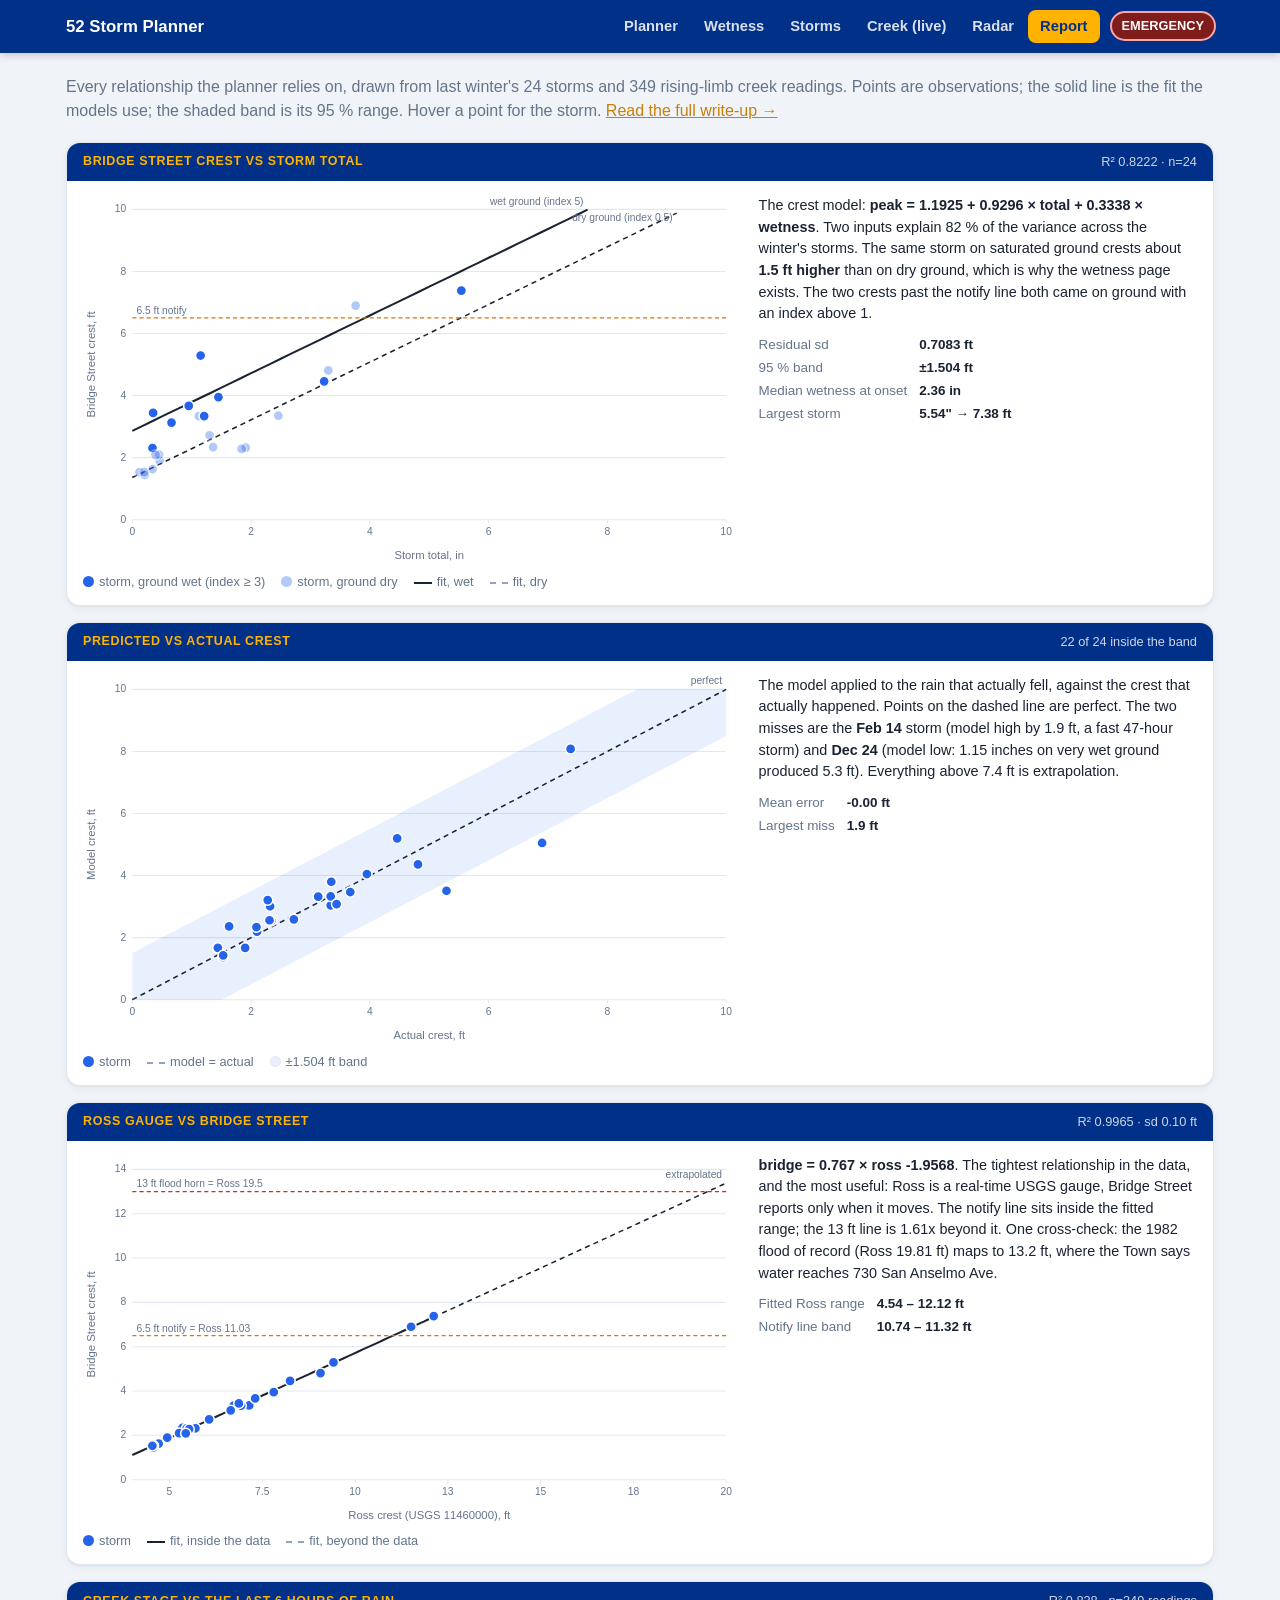
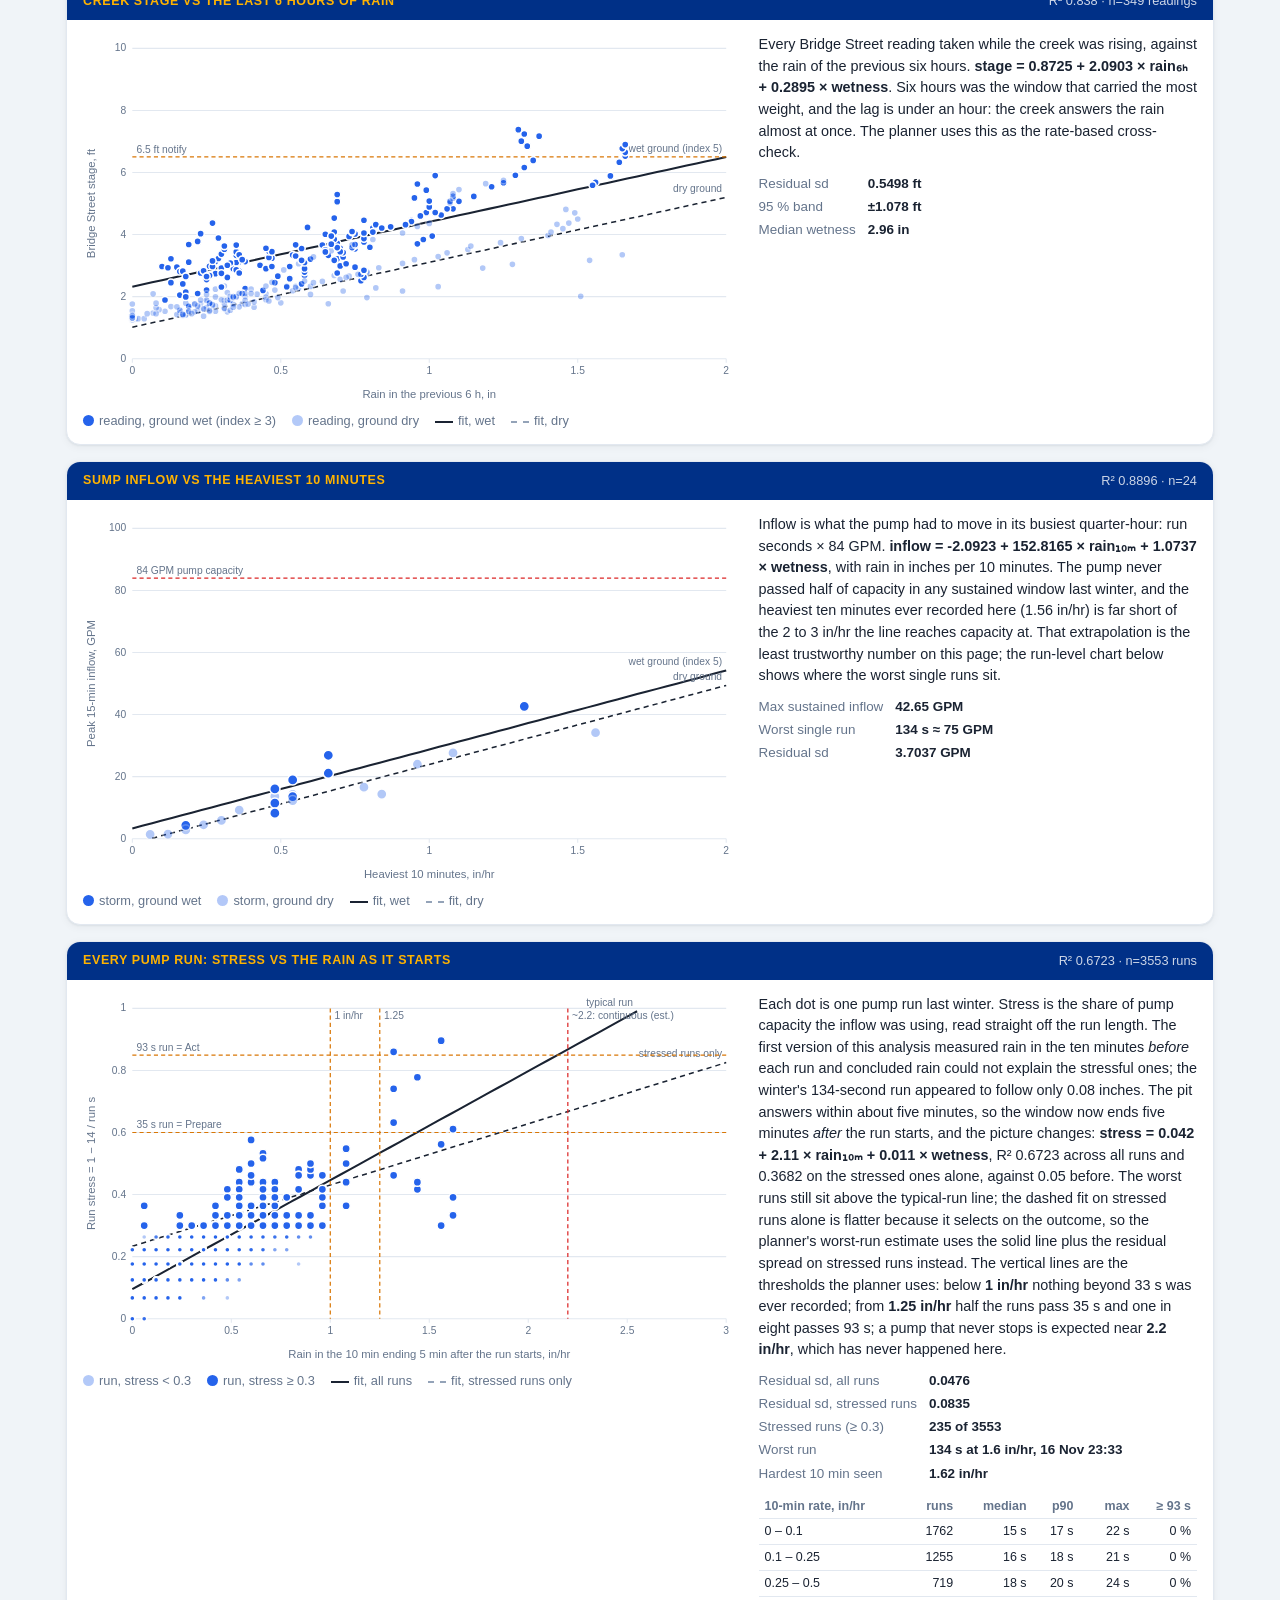
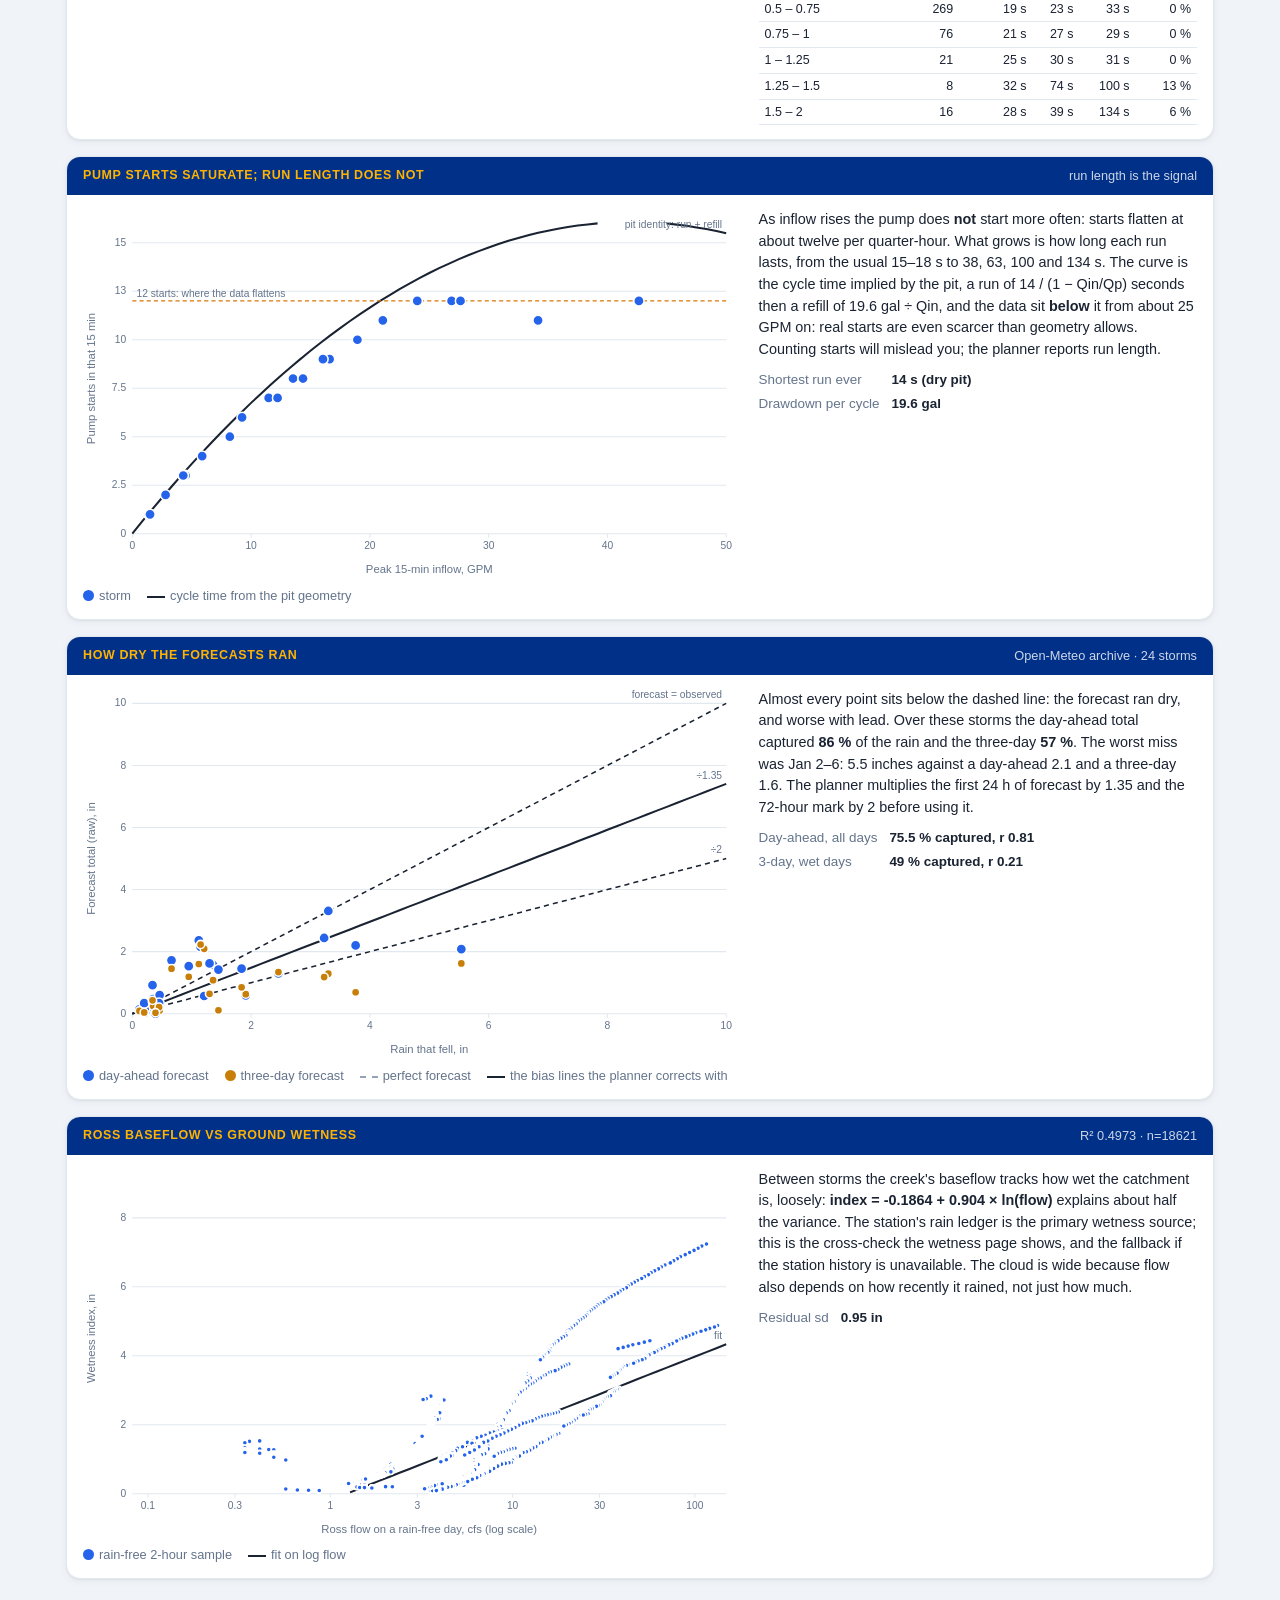
<file: docs/report.html>
<!doctype html>
<html lang="en">
<head>
<meta charset="utf-8">
<meta name="viewport" content="width=device-width, initial-scale=1">
<meta http-equiv="Cache-Control" content="no-cache, must-revalidate">
<title>52 Storm Planner — Report</title>
<link rel="stylesheet" href="assets/app.css?v=13">
<style>
:root{--c1:#2563eb;--c2:#c77f0a;--fit:#1a2332;--ref:#94a3b8;--bandfill:rgba(37,99,235,.10)}
@media (prefers-color-scheme:dark){:root{--c1:#4f8fe6;--c2:#b3861e;--fit:#e6edf5;--ref:#64748b;--bandfill:rgba(79,143,230,.14)}}
.lead{font-size:1rem;line-height:1.55;color:var(--mute);margin:4px 0 18px}
.lead a{white-space:nowrap}
.fig{display:grid;grid-template-columns:minmax(0,3fr) minmax(220px,2fr);gap:18px;align-items:start}
@media (max-width:760px){.fig{grid-template-columns:1fr}}
.chart{position:relative}
.chart svg{width:100%;height:auto;display:block;overflow:visible}
.chart .grid{stroke:var(--rule);stroke-width:1}
.chart .ax{font-size:10px;fill:var(--mute)}
.chart .axl{font-size:11px;fill:var(--mute)}
.chart .pt{fill:var(--c1);stroke:var(--card);stroke-width:1.5}
.chart .pt.s2{fill:var(--c2)}
.chart .pt.dim{opacity:.35}
.chart .fit{fill:none;stroke:var(--fit);stroke-width:2}
.chart .fit.dash{stroke-dasharray:5 4;stroke-width:1.5}
.chart .ref{fill:none;stroke:var(--ref);stroke-width:1.2;stroke-dasharray:3 3}
.chart .band{fill:var(--bandfill)}
.chart .line-label{font-size:10px;fill:var(--mute)}
.chart .hline{stroke:var(--amber);stroke-width:1.2;stroke-dasharray:4 3}
.chart .hline.red{stroke:var(--red)}
.chart .hit{fill:transparent}
.tip{position:absolute;pointer-events:none;background:var(--card);border:1px solid var(--rule);border-radius:8px;
  box-shadow:var(--shadow);padding:6px 9px;font-size:.78rem;display:none;white-space:nowrap;z-index:5;line-height:1.35}
.tip b{font-weight:600}
.cap{font-size:.9rem;line-height:1.5}
.cap b{font-weight:600}
.cap .stat{display:grid;grid-template-columns:max-content 1fr;gap:3px 12px;font-size:.84rem;color:var(--mute);margin:10px 0 0}
.cap .stat b{color:var(--ink)}
.legend{display:flex;gap:16px;flex-wrap:wrap;font-size:.8rem;color:var(--mute);margin-top:8px}
.legend i{display:inline-block;width:11px;height:11px;border-radius:50%;margin-right:5px;vertical-align:-1px}
.legend i.line{width:18px;height:2px;border-radius:0;vertical-align:2px}
.legend i.dash{border-top:2px dashed var(--ref);height:0;background:none}
.warn{color:var(--amber);font-size:.82rem}
table.bins{border-collapse:collapse;font-size:.78rem;margin-top:10px;width:100%}
table.bins th,table.bins td{padding:3px 6px;border-bottom:1px solid var(--rule);text-align:right;font-variant-numeric:tabular-nums}
table.bins th:first-child,table.bins td:first-child{text-align:left}
table.bins th{color:var(--mute);font-weight:600}
</style>
</head>
<body>
<header class="top"></header>
<main>
  <p class="lead">Every relationship the planner relies on, drawn from last winter's 24 storms and 349 rising-limb creek readings. Points are observations; the solid line is the fit the models use; the shaded band is its 95&nbsp;% range. Hover a point for the storm. <a href="analysis.html">Read the full write-up →</a></p>

  <section class="card"><h2>Bridge Street crest vs storm total <span class="sub" id="s1"></span></h2>
    <div class="fig"><div class="chart" id="c1"></div><div class="cap" id="t1"></div></div></section>

  <section class="card"><h2>Predicted vs actual crest <span class="sub" id="s2"></span></h2>
    <div class="fig"><div class="chart" id="c2"></div><div class="cap" id="t2"></div></div></section>

  <section class="card"><h2>Ross gauge vs Bridge Street <span class="sub" id="s3"></span></h2>
    <div class="fig"><div class="chart" id="c3"></div><div class="cap" id="t3"></div></div></section>

  <section class="card"><h2>Creek stage vs the last 6 hours of rain <span class="sub" id="s4"></span></h2>
    <div class="fig"><div class="chart" id="c4"></div><div class="cap" id="t4"></div></div></section>

  <section class="card"><h2>Sump inflow vs the heaviest 10 minutes <span class="sub" id="s5"></span></h2>
    <div class="fig"><div class="chart" id="c5"></div><div class="cap" id="t5"></div></div></section>

  <section class="card"><h2>Every pump run: stress vs the rain as it starts <span class="sub" id="s9"></span></h2>
    <div class="fig"><div class="chart" id="c9"></div><div class="cap" id="t9"></div></div></section>

  <section class="card"><h2>Pump starts saturate; run length does not <span class="sub" id="s6"></span></h2>
    <div class="fig"><div class="chart" id="c6"></div><div class="cap" id="t6"></div></div></section>

  <section class="card"><h2>How dry the forecasts ran <span class="sub" id="s7"></span></h2>
    <div class="fig"><div class="chart" id="c7"></div><div class="cap" id="t7"></div></div></section>

  <section class="card"><h2>Ross baseflow vs ground wetness <span class="sub" id="s8"></span></h2>
    <div class="fig"><div class="chart" id="c8"></div><div class="cap" id="t8"></div></div></section>
</main>

<script src="assets/planner.js?v=15"></script>
<script>
(async () => {
  renderNav("report");
  const [M, cat, P, F] = await Promise.all([
    loadJSON("data/models.json"),
    loadJSON("data/storms_2025_26.json"),
    loadJSON("data/report_points.json").catch(() => ({})),
    loadJSON("data/forecast.json").catch(e => ({ _missing: String(e) })),
  ]);
  setTierChip(tierFromForecast(M, F));
  const storms = cat.storms.map(s => ({ ...s.actual, f: s.forecast, p: s.predicted, id: +s.id.slice(-2), start: s.start_local }));
  const label = s => `<b>Storm ${s.id}</b> · ${s.start.slice(0, 10)}`;

  /* ---- scatter helper ----
     series: [{pts:[{x,y,tip,cls}], cls}], lines: [{fn(x)->y | pts, cls, label, from, to}],
     hlines: [{y, label, cls}], band: {fn, half}  */
  function scatter(host, o) {
    const W = 640, H = 360, L = 48, R = 14, T = 14, B = 44;
    const xs = o.series.flatMap(s => s.pts.map(p => p.x)), ys = o.series.flatMap(s => s.pts.map(p => p.y));
    const xmin = o.xmin ?? 0, xmax = o.xmax ?? niceMax(Math.max(...xs));
    const ymin = o.ymin ?? 0, ymax = o.ymax ?? niceMax(Math.max(...ys, ...(o.hlines || []).map(h => h.y)));
    const x = v => L + (v - xmin) / (xmax - xmin) * (W - L - R);
    const y = v => T + (H - T - B) * (1 - (v - ymin) / (ymax - ymin));
    const svg = svgEl("svg", { viewBox: `0 0 ${W} ${H}` });
    for (const v of ticks(ymin, ymax)) {
      svg.appendChild(svgEl("line", { x1: L, x2: W - R, y1: y(v), y2: y(v), class: "grid" }));
      svg.appendChild(svgEl("text", { x: L - 6, y: y(v) + 3, "text-anchor": "end", class: "ax" }, fmtTick(v)));
    }
    for (const t of (o.xticks || ticks(xmin, xmax).map(v => ({ v, label: fmtTick(v) })))) {
      svg.appendChild(svgEl("line", { x1: x(t.v), x2: x(t.v), y1: H - B, y2: H - B + 4, class: "grid" }));
      svg.appendChild(svgEl("text", { x: x(t.v), y: H - B + 15, "text-anchor": "middle", class: "ax" }, t.label));
    }
    svg.appendChild(svgEl("text", { x: (L + W - R) / 2, y: H - 6, "text-anchor": "middle", class: "axl" }, o.xlabel));
    svg.appendChild(svgEl("text", { x: 12, y: (T + H - B) / 2, "text-anchor": "middle", class: "axl", transform: `rotate(-90 12 ${(T + H - B) / 2})` }, o.ylabel));
    const clampY = v => Math.max(ymin, Math.min(ymax, v));
    if (o.band) {
      const a = o.band.from ?? xmin, b = o.band.to ?? xmax, n = 40;
      let up = "", down = "";
      for (let i = 0; i <= n; i++) { const xv = a + (b - a) * i / n; up += `${i ? "L" : "M"}${x(xv)} ${y(clampY(o.band.fn(xv) + o.band.half))} `; }
      for (let i = n; i >= 0; i--) { const xv = a + (b - a) * i / n; down += `L${x(xv)} ${y(clampY(o.band.fn(xv) - o.band.half))} `; }
      svg.appendChild(svgEl("path", { d: up + down + "Z", class: "band" }));
    }
    const labelSlots = [];
    (o.lines || []).forEach((ln, li) => {
      const a = ln.from ?? xmin, b = ln.to ?? xmax, n = 60;
      let d = "", pen = false, lastX = null, lastY = null;
      for (let i = 0; i <= n; i++) {
        const xv = a + (b - a) * i / n, yv = ln.fn(xv);
        if (yv < ymin || yv > ymax) { pen = false; continue; }
        d += `${pen ? "L" : "M"}${x(xv).toFixed(1)} ${y(yv).toFixed(1)} `; pen = true; lastX = xv; lastY = yv;
      }
      svg.appendChild(svgEl("path", { d, class: "fit " + (ln.cls || "") }));
      if (ln.label && lastX != null) {
        // label where the line leaves the plot; nudge down if another label is already there
        let ly = y(lastY) - 5, lx = x(lastX) - 4;
        while (labelSlots.some(s => Math.abs(s.x - lx) < 120 && Math.abs(s.y - ly) < 13)) ly += 13;
        labelSlots.push({ x: lx, y: ly });
        svg.appendChild(svgEl("text", { x: lx, y: ly, "text-anchor": "end", class: "line-label" }, ln.label));
      }
    });
    for (const v of (o.vlines || [])) {
      svg.appendChild(svgEl("line", { x1: x(v.x), x2: x(v.x), y1: T, y2: H - B, class: "hline " + (v.cls || "") }));
      svg.appendChild(svgEl("text", { x: x(v.x) + 4, y: T + 10, class: "line-label" }, v.label));
    }
    for (const h of (o.hlines || [])) {
      svg.appendChild(svgEl("line", { x1: L, x2: W - R, y1: y(h.y), y2: y(h.y), class: "hline " + (h.cls || "") }));
      svg.appendChild(svgEl("text", { x: L + 4, y: y(h.y) - 4, class: "line-label" }, h.label));
    }
    const tip = document.createElement("div"); tip.className = "tip";
    host.innerHTML = ""; host.appendChild(svg); host.appendChild(tip);
    for (const s of o.series) for (const p of s.pts) {
      const r = p.r || 5;
      const c = svgEl("circle", { cx: x(p.x), cy: y(p.y), r, class: "pt " + (s.cls || "") + " " + (p.cls || "") });
      svg.appendChild(c);
      const hit = svgEl("circle", { cx: x(p.x), cy: y(p.y), r: Math.max(r + 5, 9), class: "hit" });
      hit.addEventListener("mouseenter", () => {
        tip.innerHTML = p.tip; tip.style.display = "block";
        const rc = host.getBoundingClientRect();
        tip.style.left = Math.min(rc.width - 190, x(p.x) / W * rc.width + 10) + "px";
        tip.style.top = Math.max(0, y(p.y) / H * rc.height - 36) + "px";
      });
      hit.addEventListener("mouseleave", () => { tip.style.display = "none"; });
      svg.appendChild(hit);
    }
  }
  function niceMax(v) { if (!(v > 0)) return 1; const p = Math.pow(10, Math.floor(Math.log10(v))); const m = v / p; const n = m <= 1 ? 1 : m <= 2 ? 2 : m <= 2.5 ? 2.5 : m <= 5 ? 5 : 10; return n * p * (v / (n * p) > 0.95 ? 1.2 : 1); }
  function ticks(a, b) { const span = b - a; const step = [0.05, 0.1, 0.2, 0.25, 0.5, 1, 2, 2.5, 5, 10, 20, 25, 50, 100, 200, 500].find(s => span / s <= 7) || 1000; const out = []; for (let v = Math.ceil(a / step) * step; v <= b + 1e-9; v += step) out.push(+v.toFixed(6)); return out; }
  const fmtTick = v => Math.abs(v) >= 100 ? v.toFixed(0) : Math.abs(v) >= 10 ? v.toFixed(0) : v % 1 ? v.toFixed(v * 10 % 1 ? 2 : 1) : v.toFixed(0);
  const legend = (host, items) => { const d = document.createElement("div"); d.className = "legend"; d.innerHTML = items.map(i => `<span><i class="${i.cls || ""}" style="${i.style || ""}"></i>${i.label}</span>`).join(""); host.appendChild(d); };
  const stat = rows => `<div class="stat">${rows.map(([k, v]) => `<span>${k}</span><b>${v}</b>`).join("")}</div>`;

  /* ---- 1. crest vs total, coloured by wetness (dry / wet lines) ---- */
  {
    const ep = M.event_peak, b = ep.beta;
    const apis = storms.map(s => s.api_at_start);
    const med = apis.slice().sort((a, c) => a - c)[Math.floor(apis.length / 2)];
    const wetCut = 3.0;
    scatter($("c1"), {
      xlabel: "Storm total, in", ylabel: "Bridge Street crest, ft",
      series: [{ pts: storms.map(s => ({ x: s.total_rain_in, y: s.bridge_peak_ft, cls: s.api_at_start >= wetCut ? "" : "dim",
        tip: `${label(s)}<br>${fmt(s.total_rain_in)}" → ${fmt(s.bridge_peak_ft)} ft<br>wetness ${fmt(s.api_at_start)} in` })) }],
      lines: [{ fn: x => b[0] + b[1] * x + b[2] * 5.0, label: "wet ground (index 5)" },
              { fn: x => b[0] + b[1] * x + b[2] * 0.5, cls: "dash", label: "dry ground (index 0.5)" }],
      hlines: [{ y: 6.5, label: "6.5 ft notify" }],
    });
    legend($("c1"), [{ label: "storm, ground wet (index ≥ 3)", style: "background:var(--c1)" }, { label: "storm, ground dry", style: "background:var(--c1);opacity:.35" },
                     { label: "fit, wet", cls: "line", style: "background:var(--fit)" }, { label: "fit, dry", cls: "line dash" }]);
    $("s1").textContent = `R² ${ep.r2} · n=${ep.n}`;
    $("t1").innerHTML = `The crest model: <b>peak = ${b[0]} + ${b[1]} × total + ${b[2]} × wetness</b>. Two inputs explain ${Math.round(ep.r2 * 100)} % of the variance across the winter's storms. The same storm on saturated ground crests about <b>${fmt(b[2] * 4.5, 1)} ft higher</b> than on dry ground, which is why the wetness page exists. The two crests past the notify line both came on ground with an index above 1.`
      + stat([["Residual sd", `${ep.residual_sd} ft`], ["95 % band", `±${ep.band_95} ft`], ["Median wetness at onset", `${fmt(med)} in`], ["Largest storm", `${M.observed_maxima.total_rain_in}" → ${M.observed_maxima.bridge_peak_ft} ft`]]);
  }

  /* ---- 2. predicted vs actual ---- */
  {
    const ep = M.event_peak;
    const mx = niceMax(Math.max(...storms.map(s => Math.max(s.bridge_peak_ft, s.p.bridge_peak_ft))));
    scatter($("c2"), {
      xlabel: "Actual crest, ft", ylabel: "Model crest, ft", xmax: mx, ymax: mx,
      series: [{ pts: storms.map(s => ({ x: s.bridge_peak_ft, y: s.p.bridge_peak_ft,
        tip: `${label(s)}<br>actual ${fmt(s.bridge_peak_ft)} ft · model ${fmt(s.p.bridge_peak_ft, 1)} ft<br>error ${(s.p.bridge_peak_ft - s.bridge_peak_ft >= 0 ? "+" : "")}${(s.p.bridge_peak_ft - s.bridge_peak_ft).toFixed(1)} ft` })) }],
      lines: [{ fn: x => x, cls: "dash", label: "perfect" }],
      band: { fn: x => x, half: ep.band_95 },
    });
    legend($("c2"), [{ label: "storm", style: "background:var(--c1)" }, { label: "model = actual", cls: "line dash" }, { label: `±${ep.band_95} ft band`, style: "background:var(--bandfill);border:1px solid var(--rule)" }]);
    const errs = storms.map(s => s.p.bridge_peak_ft - s.bridge_peak_ft);
    const within = errs.filter(e => Math.abs(e) <= ep.band_95).length;
    $("s2").textContent = `${within} of ${storms.length} inside the band`;
    $("t2").innerHTML = `The model applied to the rain that actually fell, against the crest that actually happened. Points on the dashed line are perfect. The two misses are the <b>Feb 14</b> storm (model high by ${fmt(-Math.min(...errs), 1)} ft, a fast 47-hour storm) and <b>Dec 24</b> (model low: 1.15 inches on very wet ground produced 5.3 ft). Everything above 7.4 ft is extrapolation.`
      + stat([["Mean error", `${(errs.reduce((a, e) => a + e, 0) / errs.length).toFixed(2)} ft`], ["Largest miss", `${fmt(Math.max(...errs.map(Math.abs)), 1)} ft`]]);
  }

  /* ---- 3. Ross vs Bridge ---- */
  {
    const r = M.ross_to_bridge;
    const fitTo = r.fitted_ross_range_ft[1];
    scatter($("c3"), {
      xlabel: "Ross crest (USGS 11460000), ft", ylabel: "Bridge Street crest, ft", xmin: 4, xmax: 20, ymax: 14,
      series: [{ pts: storms.map(s => ({ x: s.ross_peak_ft, y: s.bridge_peak_ft, tip: `${label(s)}<br>Ross ${fmt(s.ross_peak_ft)} ft → Bridge ${fmt(s.bridge_peak_ft)} ft` })) }],
      lines: [{ fn: x => r.slope * x + r.intercept, from: 4, to: fitTo },
              { fn: x => r.slope * x + r.intercept, from: fitTo, to: 20, cls: "dash", label: "extrapolated" }],
      hlines: [{ y: 6.5, label: `6.5 ft notify = Ross ${r.notify_line_ross_ft}` }, { y: 13, label: `13 ft flood horn = Ross ${r.flood_horn_ross_ft}`, cls: "red" }],
    });
    legend($("c3"), [{ label: "storm", style: "background:var(--c1)" }, { label: "fit, inside the data", cls: "line", style: "background:var(--fit)" }, { label: "fit, beyond the data", cls: "line dash" }]);
    $("s3").textContent = `R² 0.9965 · sd 0.10 ft`;
    $("t3").innerHTML = `<b>bridge = ${r.slope} × ross ${r.intercept}</b>. The tightest relationship in the data, and the most useful: Ross is a real-time USGS gauge, Bridge Street reports only when it moves. The notify line sits inside the fitted range; the 13 ft line is ${r.flood_horn_extrapolation.split(" ")[0]} beyond it. One cross-check: the 1982 flood of record (Ross 19.81 ft) maps to 13.2 ft, where the Town says water reaches 730 San Anselmo Ave.`
      + stat([["Fitted Ross range", `${r.fitted_ross_range_ft[0]} – ${r.fitted_ross_range_ft[1]} ft`], ["Notify line band", `${r.notify_line_band_ft[0]} – ${r.notify_line_band_ft[1]} ft`]]);
  }

  /* ---- 4. rising limb: stage vs 6-h rain ---- */
  {
    const cp = M.creek_predictor, pts = (P.rising_limb || {}).points || [];
    const apis = pts.map(p => p.api).sort((a, b) => a - b), med = apis[Math.floor(apis.length / 2)] || 2;
    scatter($("c4"), {
      xlabel: "Rain in the previous 6 h, in", ylabel: "Bridge Street stage, ft",
      series: [{ pts: pts.map(p => ({ x: p.r6h, y: p.stage, r: 3.5, cls: p.api >= 3 ? "" : "dim", tip: `<b>${p.t.replace("T", " ")}</b><br>${fmt(p.r6h)}" in 6 h → ${fmt(p.stage)} ft<br>wetness ${fmt(p.api)} in` })) }],
      lines: [{ fn: x => cp.intercept + cp.coef_r6h_in * x + cp.coef_api * 5, label: "wet ground (index 5)" },
              { fn: x => cp.intercept + cp.coef_r6h_in * x + cp.coef_api * 0.5, cls: "dash", label: "dry ground" }],
      hlines: [{ y: 6.5, label: "6.5 ft notify" }],
    });
    legend($("c4"), [{ label: "reading, ground wet (index ≥ 3)", style: "background:var(--c1)" }, { label: "reading, ground dry", style: "background:var(--c1);opacity:.35" }, { label: "fit, wet", cls: "line", style: "background:var(--fit)" }, { label: "fit, dry", cls: "line dash" }]);
    $("s4").textContent = `R² ${cp.r2} · n=${pts.length} readings`;
    $("t4").innerHTML = `Every Bridge Street reading taken while the creek was rising, against the rain of the previous six hours. <b>stage = ${cp.intercept} + ${cp.coef_r6h_in} × rain₆ₕ + ${cp.coef_api} × wetness</b>. Six hours was the window that carried the most weight, and the lag is under an hour: the creek answers the rain almost at once. The planner uses this as the rate-based cross-check.`
      + stat([["Residual sd", `${cp.residual_sd_ft} ft`], ["95 % band", `±${cp.band_95_ft} ft`], ["Median wetness", `${fmt(med)} in`]]);
  }

  /* ---- 5. sump inflow vs 10-min peak ---- */
  {
    const si = M.sump_inflow, b = si.beta, Qp = M.pump.rated_gpm;
    scatter($("c5"), {
      xlabel: "Heaviest 10 minutes, in/hr", ylabel: "Peak 15-min inflow, GPM", ymax: 100,
      series: [{ pts: storms.map(s => ({ x: s.peak_10min_in * 6, y: s.sump_peak_inflow_gpm, cls: s.api_at_start >= 3 ? "" : "dim", tip: `${label(s)}<br>${fmt(s.peak_10min_in * 6)} in/hr → ${fmt(s.sump_peak_inflow_gpm, 0)} GPM<br>wetness ${fmt(s.api_at_start)} in` })) }],
      lines: [{ fn: x => b[0] + b[1] * (x / 6) + b[2] * 5, label: "wet ground (index 5)" }, { fn: x => b[0] + b[1] * (x / 6) + b[2] * 0.5, cls: "dash", label: "dry ground" }],
      hlines: [{ y: Qp, label: `${Qp} GPM pump capacity`, cls: "red" }],
    });
    legend($("c5"), [{ label: "storm, ground wet", style: "background:var(--c1)" }, { label: "storm, ground dry", style: "background:var(--c1);opacity:.35" }, { label: "fit, wet", cls: "line", style: "background:var(--fit)" }, { label: "fit, dry", cls: "line dash" }]);
    $("s5").textContent = `R² ${si.r2} · n=${si.n}`;
    $("t5").textContent = "";
    $("t5").innerHTML = `Inflow is what the pump had to move in its busiest quarter-hour: run seconds × ${Qp} GPM. <b>inflow = ${b[0]} + ${b[1]} × rain₁₀ₘ + ${b[2]} × wetness</b>, with rain in inches per 10 minutes. The pump never passed half of capacity in any sustained window last winter, and the heaviest ten minutes ever recorded here (1.56 in/hr) is far short of the 2 to 3 in/hr the line reaches capacity at. That extrapolation is the least trustworthy number on this page; the run-level chart below shows where the worst single runs sit.`
      + stat([["Max sustained inflow", `${M.observed_maxima.inflow_gpm_15min} GPM`], ["Worst single run", "134 s ≈ 75 GPM"], ["Residual sd", `${si.residual_sd} GPM`]]);
  }

  /* ---- 9. run-level stress vs aligned 10-min rain ---- */
  {
    const R = M.sump_stress_run || {}, runs = ((P.runs || {}).points) || [];
    const apis = runs.map(p => p.api).sort((a, b) => a - b), med = apis[Math.floor(apis.length / 2)] || 2;
    const g = R.beta || [0, 0, 0, 0], tb = (R.tail || {}).beta;
    const stressedPts = runs.filter(p => p.stress >= 0.3), quietPts = runs.filter(p => p.stress < 0.3);
    scatter($("c9"), {
      xlabel: "Rain in the 10 min ending 5 min after the run starts, in/hr", ylabel: "Run stress = 1 − 14 / run s", ymax: 1,
      series: [{ pts: quietPts.map(p => ({ x: p.r10 * 6, y: p.stress, r: 2.5, cls: "dim", tip: `<b>${p.t.replace("T", " ")}</b><br>${p.dur} s run · ${fmt(p.r10 * 6)} in/hr<br>wetness ${fmt(p.api)} in` })) },
               { pts: stressedPts.map(p => ({ x: p.r10 * 6, y: p.stress, r: 4, tip: `<b>${p.t.replace("T", " ")}</b><br>${p.dur} s run · ${fmt(p.r10 * 6)} in/hr<br>wetness ${fmt(p.api)} in` })) }],
      lines: [{ fn: x => g[0] + g[1] * (x / 6) + g[2] * med + (g[3] || 0) * 10, label: "typical run" }]
        .concat(tb ? [{ fn: x => tb[0] + tb[1] * (x / 6) + tb[2] * med, cls: "dash", label: "stressed runs only" }] : []),
      hlines: [{ y: 1 - 14 / 93, label: "93 s run = Act" }, { y: 1 - 14 / 35, label: "35 s run = Prepare" }],
      vlines: [{ x: M.tiers.prepare.sump_rate_10min_inhr, label: `${M.tiers.prepare.sump_rate_10min_inhr} in/hr` },
               { x: M.tiers.act.sump_rate_10min_inhr, label: `${M.tiers.act.sump_rate_10min_inhr}` },
               { x: M.tiers.emergency.sump_rate_10min_inhr, label: `~${M.tiers.emergency.sump_rate_10min_inhr}: continuous (est.)`, cls: "red" }],
      xmax: 3,
    });
    legend($("c9"), [{ label: "run, stress < 0.3", style: "background:var(--c1);opacity:.35" }, { label: "run, stress ≥ 0.3", style: "background:var(--c1)" }, { label: "fit, all runs", cls: "line", style: "background:var(--fit)" }, { label: "fit, stressed runs only", cls: "line dash" }]);
    $("s9").textContent = `R² ${R.r2} · n=${R.n} runs`;
    $("t9").innerHTML = `Each dot is one pump run last winter. Stress is the share of pump capacity the inflow was using, read straight off the run length. The first version of this analysis measured rain in the ten minutes <em>before</em> each run and concluded rain could not explain the stressful ones; the winter's 134-second run appeared to follow only 0.08 inches. The pit answers within about five minutes, so the window now ends five minutes <em>after</em> the run starts, and the picture changes: <b>stress = ${g[0].toFixed(3)} + ${g[1].toFixed(2)} × rain₁₀ₘ + ${g[2].toFixed(3)} × wetness</b>, R² ${R.r2} across all runs and ${(R.tail || {}).r2} on the stressed ones alone, against 0.05 before. The worst runs still sit above the typical-run line; the dashed fit on stressed runs alone is flatter because it selects on the outcome, so the planner's worst-run estimate uses the solid line plus the residual spread on stressed runs instead.`
      + ` The vertical lines are the thresholds the planner uses: below <b>${M.tiers.prepare.sump_rate_10min_inhr} in/hr</b> nothing beyond 33 s was ever recorded; from <b>${M.tiers.act.sump_rate_10min_inhr} in/hr</b> half the runs pass 35 s and one in eight passes 93 s; a pump that never stops is expected near <b>${M.tiers.emergency.sump_rate_10min_inhr} in/hr</b>, which has never happened here.`
      + stat([["Residual sd, all runs", `${R.residual_sd}`], ["Residual sd, stressed runs", `${R.residual_sd_stressed}`], ["Stressed runs (≥ 0.3)", `${R.n_stressed} of ${R.n}`], ["Worst run", "134 s at 1.6 in/hr, 16 Nov 23:33"], ["Hardest 10 min seen", `${((R.thresholds || {}).max_observed_10min_inhr) || "–"} in/hr`]])
      + `<table class="bins"><tr><th>10-min rate, in/hr</th><th>runs</th><th>median</th><th>p90</th><th>max</th><th>≥ 93 s</th></tr>`
      + (R.rate_bins || []).filter(b => b.n).map(b => `<tr><td>${b.lo} – ${b.hi}</td><td>${b.n}</td><td>${b.median_s.toFixed(0)} s</td><td>${b.p90_s.toFixed(0)} s</td><td>${b.max_s.toFixed(0)} s</td><td>${b.pct_ge93.toFixed(0)} %</td></tr>`).join("") + "</table>";
  }

  /* ---- 6. starts per 15 min vs inflow ---- */
  {
    scatter($("c6"), {
      xlabel: "Peak 15-min inflow, GPM", ylabel: "Pump starts in that 15 min", ymax: 16,
      series: [{ pts: storms.map(s => ({ x: s.sump_peak_inflow_gpm, y: s.sump_peak_runs_per_15min, tip: `${label(s)}<br>${fmt(s.sump_peak_inflow_gpm, 0)} GPM · ${s.sump_peak_runs_per_15min} starts / 15 min` })) }],
      lines: [{ fn: x => { const q = Math.min(x, 82); const run = 14 / (1 - q / 84); const refill = q > 0.5 ? 19.6 / q * 60 : 1e9; return 900 / (run + refill); }, label: "pit identity: run + refill" }],
      hlines: [{ y: 12, label: "12 starts: where the data flattens" }],
    });
    legend($("c6"), [{ label: "storm", style: "background:var(--c1)" }, { label: "cycle time from the pit geometry", cls: "line", style: "background:var(--fit)" }]);
    $("s6").textContent = "run length is the signal";
    $("t6").innerHTML = `As inflow rises the pump does <b>not</b> start more often: starts flatten at about twelve per quarter-hour. What grows is how long each run lasts, from the usual 15–18 s to 38, 63, 100 and 134 s. The curve is the cycle time implied by the pit, a run of 14 / (1 − Qin/Qp) seconds then a refill of 19.6 gal ÷ Qin, and the data sit <b>below</b> it from about 25 GPM on: real starts are even scarcer than geometry allows. Counting starts will mislead you; the planner reports run length.`
      + stat([["Shortest run ever", `${M.pump.min_run_s} s (dry pit)`], ["Drawdown per cycle", `${M.pump.drawdown_gal} gal`]]);
  }

  /* ---- 7. forecast skill ---- */
  {
    const withF = storms.filter(s => s.f && s.f.day_ahead_total_in != null);
    const mx = niceMax(Math.max(...withF.map(s => s.total_rain_in)));
    scatter($("c7"), {
      xlabel: "Rain that fell, in", ylabel: "Forecast total (raw), in", xmax: mx, ymax: mx,
      series: [{ cls: "", pts: withF.map(s => ({ x: s.total_rain_in, y: s.f.day_ahead_total_in, tip: `${label(s)}<br>fell ${fmt(s.total_rain_in)}" · day-ahead said ${fmt(s.f.day_ahead_total_in)}"` })) },
               { cls: "s2", pts: withF.map(s => ({ x: s.total_rain_in, y: s.f.three_day_total_in, r: 4, tip: `${label(s)}<br>fell ${fmt(s.total_rain_in)}" · 3-day said ${fmt(s.f.three_day_total_in)}"` })) }],
      lines: [{ fn: x => x, cls: "dash", label: "forecast = observed" },
              { fn: x => x / M.qpf_bias.lead_24h, label: `÷${M.qpf_bias.lead_24h}` },
              { fn: x => x / M.qpf_bias.lead_72h, cls: "dash", label: `÷${M.qpf_bias.lead_72h}` }],
    });
    legend($("c7"), [{ label: "day-ahead forecast", style: "background:var(--c1)" }, { label: "three-day forecast", style: "background:var(--c2)" }, { label: "perfect forecast", cls: "line dash" }, { label: "the bias lines the planner corrects with", cls: "line", style: "background:var(--fit)" }]);
    const sum = k => withF.reduce((a, s) => a + s.f[k], 0), obs = withF.reduce((a, s) => a + s.total_rain_in, 0);
    $("s7").textContent = `Open-Meteo archive · ${withF.length} storms`;
    $("t7").innerHTML = `Almost every point sits below the dashed line: the forecast ran dry, and worse with lead. Over these storms the day-ahead total captured <b>${Math.round(100 * sum("day_ahead_total_in") / obs)} %</b> of the rain and the three-day <b>${Math.round(100 * sum("three_day_total_in") / obs)} %</b>. The worst miss was Jan 2–6: 5.5 inches against a day-ahead 2.1 and a three-day 1.6. The planner multiplies the first 24 h of forecast by ${M.qpf_bias.lead_24h} and the 72-hour mark by ${M.qpf_bias.lead_72h} before using it.`
      + stat([["Day-ahead, all days", "75.5 % captured, r 0.81"], ["3-day, wet days", "49 % captured, r 0.21"]]);
  }

  /* ---- 8. baseflow vs wetness ---- */
  {
    const bf = M.baseflow_to_api || {}, pts = (P.baseflow || {}).points || [];
    scatter($("c8"), {
      xlabel: "Ross flow on a rain-free day, cfs (log scale)", ylabel: "Wetness index, in", xmin: -2.5, xmax: 5, ymax: 9,
      xticks: [0.1, 0.3, 1, 3, 10, 30, 100].map(v => ({ v: Math.log(v), label: String(v) })),
      series: [{ pts: pts.map(p => ({ x: Math.log(p.flow), y: p.api, r: 2.5, tip: `${fmt(p.flow, p.flow < 10 ? 2 : 0)} cfs · index ${fmt(p.api)} in` })) }],
      lines: bf.intercept != null ? [{ fn: x => bf.intercept + bf.coef_ln_flow * x, label: "fit" }] : [],
    });
    legend($("c8"), [{ label: "rain-free 2-hour sample", style: "background:var(--c1)" }, { label: "fit on log flow", cls: "line", style: "background:var(--fit)" }]);
    $("s8").textContent = `R² ${bf.r2} · n=${bf.n}`;
    $("t8").innerHTML = `Between storms the creek's baseflow tracks how wet the catchment is, loosely: <b>index = ${bf.intercept} + ${bf.coef_ln_flow} × ln(flow)</b> explains about half the variance. The station's rain ledger is the primary wetness source; this is the cross-check the wetness page shows, and the fallback if the station history is unavailable. The cloud is wide because flow also depends on how recently it rained, not just how much.`
      + stat([["Residual sd", `${bf.residual_sd} in`]]);
  }
})();
</script>
</body>
</html>
</file>
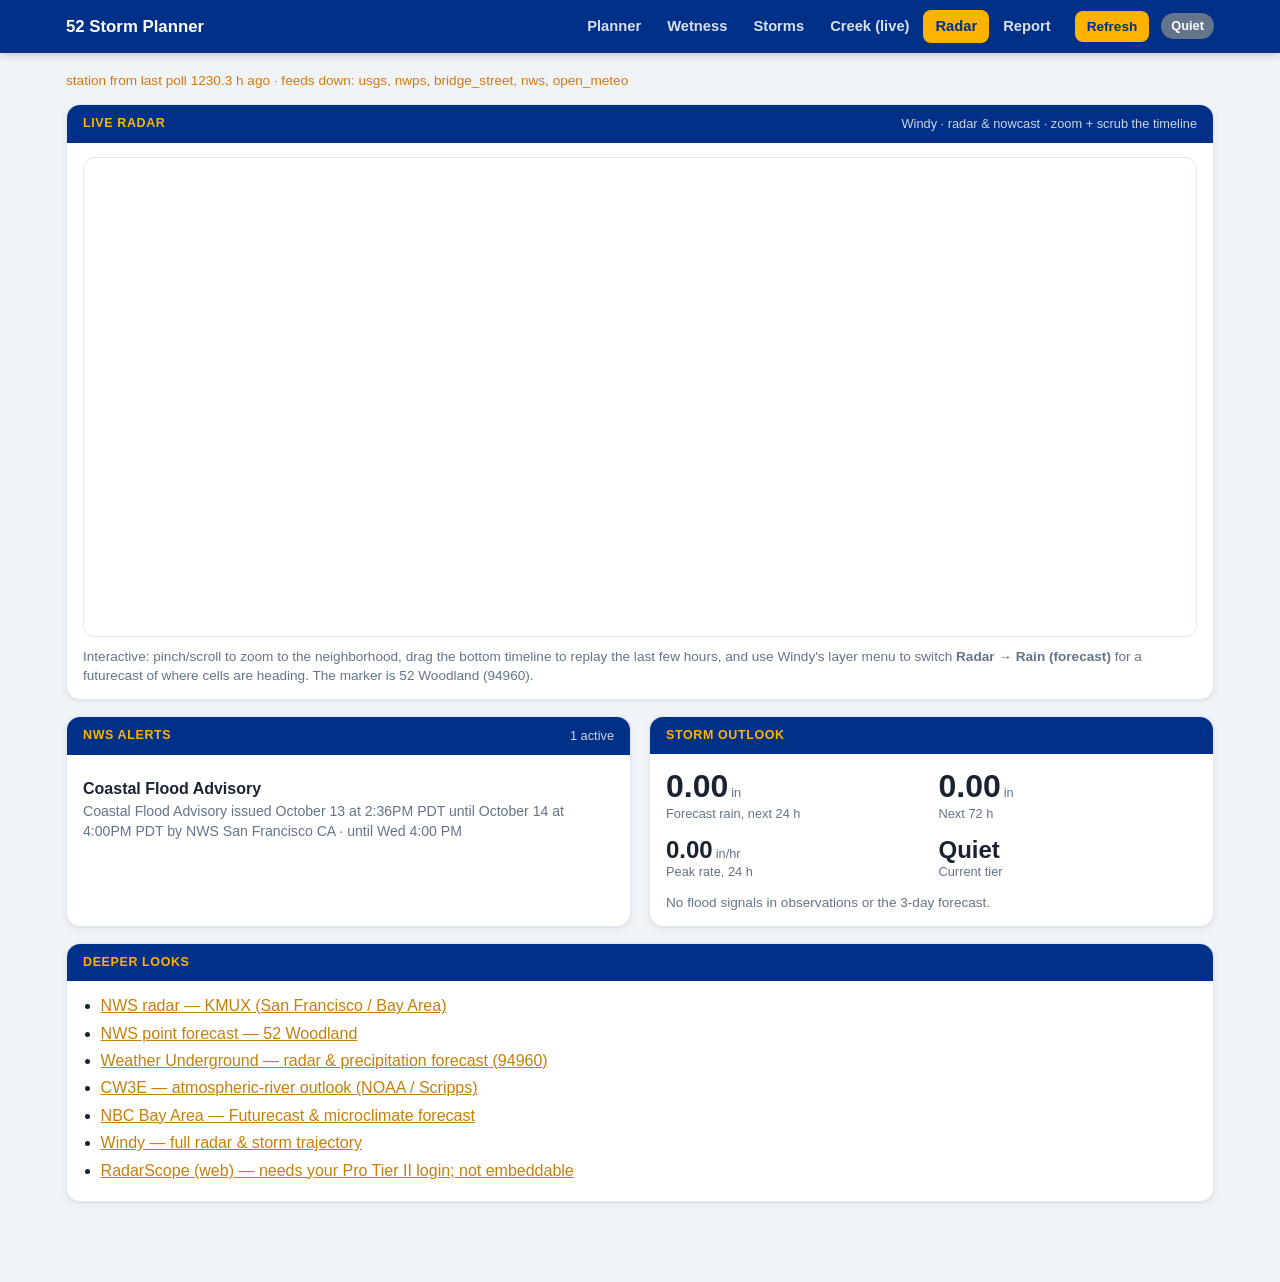
<file: docs/storm.html>
<!doctype html>
<html lang="en">
<head>
<meta charset="utf-8">
<meta name="viewport" content="width=device-width, initial-scale=1">
<meta http-equiv="Cache-Control" content="no-cache, must-revalidate">
<meta http-equiv="Pragma" content="no-cache">
<title>52 Weatherboard — Storm</title>
<link rel="stylesheet" href="assets/app.css?v=13">
</head>
<body>
<header class="top"></header>
<main>
  <div class="updated" id="updated">Loading…</div>

  <section class="card">
    <h2>Live radar <span class="sub">Windy · radar &amp; nowcast · zoom + scrub the timeline</span></h2>
    <iframe id="windy" title="Windy interactive radar"
      src="https://embed.windy.com/embed2.html?lat=37.9726&lon=-122.5640&detailLat=37.9726&detailLon=-122.5640&zoom=9&level=surface&overlay=radar&product=radar&menu=&message=true&marker=true&calendar=now&pressure=&type=map&location=coordinates&metricWind=mph&metricTemp=%C2%B0F&radarRange=-1"></iframe>
    <p class="note">Interactive: pinch/scroll to zoom to the neighborhood, drag the bottom timeline to replay the last few hours, and use Windy's layer menu to switch <b>Radar</b> → <b>Rain (forecast)</b> for a futurecast of where cells are heading. The marker is 52 Woodland (94960).</p>
  </section>

  <div class="cards2">
    <section class="card">
      <h2>NWS alerts <span class="sub" id="alertcount"></span></h2>
      <div id="alerts">None active.</div>
    </section>

    <section class="card">
      <h2>Storm outlook</h2>
      <div class="tiles c2">
        <div class="tile big"><div class="v" id="q24">–<small>in</small></div><div class="k">Forecast rain, next 24 h</div></div>
        <div class="tile big"><div class="v" id="q72">–<small>in</small></div><div class="k">Next 72 h</div></div>
      </div>
      <div class="tiles c2" style="margin-top:10px">
        <div class="tile"><div class="v" id="qpk">–<small>in/hr</small></div><div class="k">Peak rate, 24 h</div></div>
        <div class="tile"><div class="v" id="tierv">–</div><div class="k">Current tier</div></div>
      </div>
      <p class="note" id="reasons"></p>
    </section>
  </div>

  <section class="card">
    <h2>Deeper looks</h2>
    <ul class="links">
      <li><a href="https://radar.weather.gov/station/KMUX/standard" target="_blank" rel="noopener">NWS radar — KMUX (San Francisco / Bay Area)</a></li>
      <li><a href="https://forecast.weather.gov/MapClick.php?lat=37.9726&lon=-122.5640" target="_blank" rel="noopener">NWS point forecast — 52 Woodland</a></li>
      <li><a href="https://www.wunderground.com/precipitation/us/ca/novato/94960" target="_blank" rel="noopener">Weather Underground — radar &amp; precipitation forecast (94960)</a></li>
      <li><a href="https://cw3e.ucsd.edu/" target="_blank" rel="noopener">CW3E — atmospheric-river outlook (NOAA / Scripps)</a></li>
      <li><a href="https://www.nbcbayarea.com/weather/" target="_blank" rel="noopener">NBC Bay Area — Futurecast &amp; microclimate forecast</a></li>
      <li><a href="https://www.windy.com/-Rain-thunder/rain?37.974,-122.562,9" target="_blank" rel="noopener">Windy — full radar &amp; storm trajectory</a></li>
      <li><a href="https://web.radarscope.app" target="_blank" rel="noopener">RadarScope (web) — needs your Pro Tier II login; not embeddable</a></li>
    </ul>
  </section>
</main>

<script src="assets/live.js?v=9"></script>
<script src="assets/app.js?v=9"></script>
<script>
boot("storm", (latest) => {
  const om = latest.open_meteo || {};
  const rin = v => fmt(v ?? 0, 2);
  $("q24").innerHTML = rin(om.qpf_24h_in) + "<small>in</small>";
  $("q72").innerHTML = rin(om.qpf_72h_in) + "<small>in</small>";
  $("qpk").innerHTML = rin(om.peak_rate_next_24h) + "<small>in/hr</small>";
  $("tierv").textContent = TIER_LABEL[latest.tier] || latest.tier;
  $("reasons").textContent = latest.reasons && latest.reasons.length
    ? latest.reasons.join(" · ") : "No flood signals in observations or the 3-day forecast.";

  const al = (latest.nws || {}).alerts || [];
  $("alertcount").textContent = al.length ? al.length + " active" : "";
  $("alerts").innerHTML = al.length
    ? al.map(x => `<div class="alert"><b>${x.event}</b><span>${x.headline || ""}${x.ends ? " · until " + new Date(x.ends).toLocaleString("en-US", clockOpts) : ""}</span></div>`).join("")
    : "None active for this point.";
});
</script>
</body>
</html>
</file>
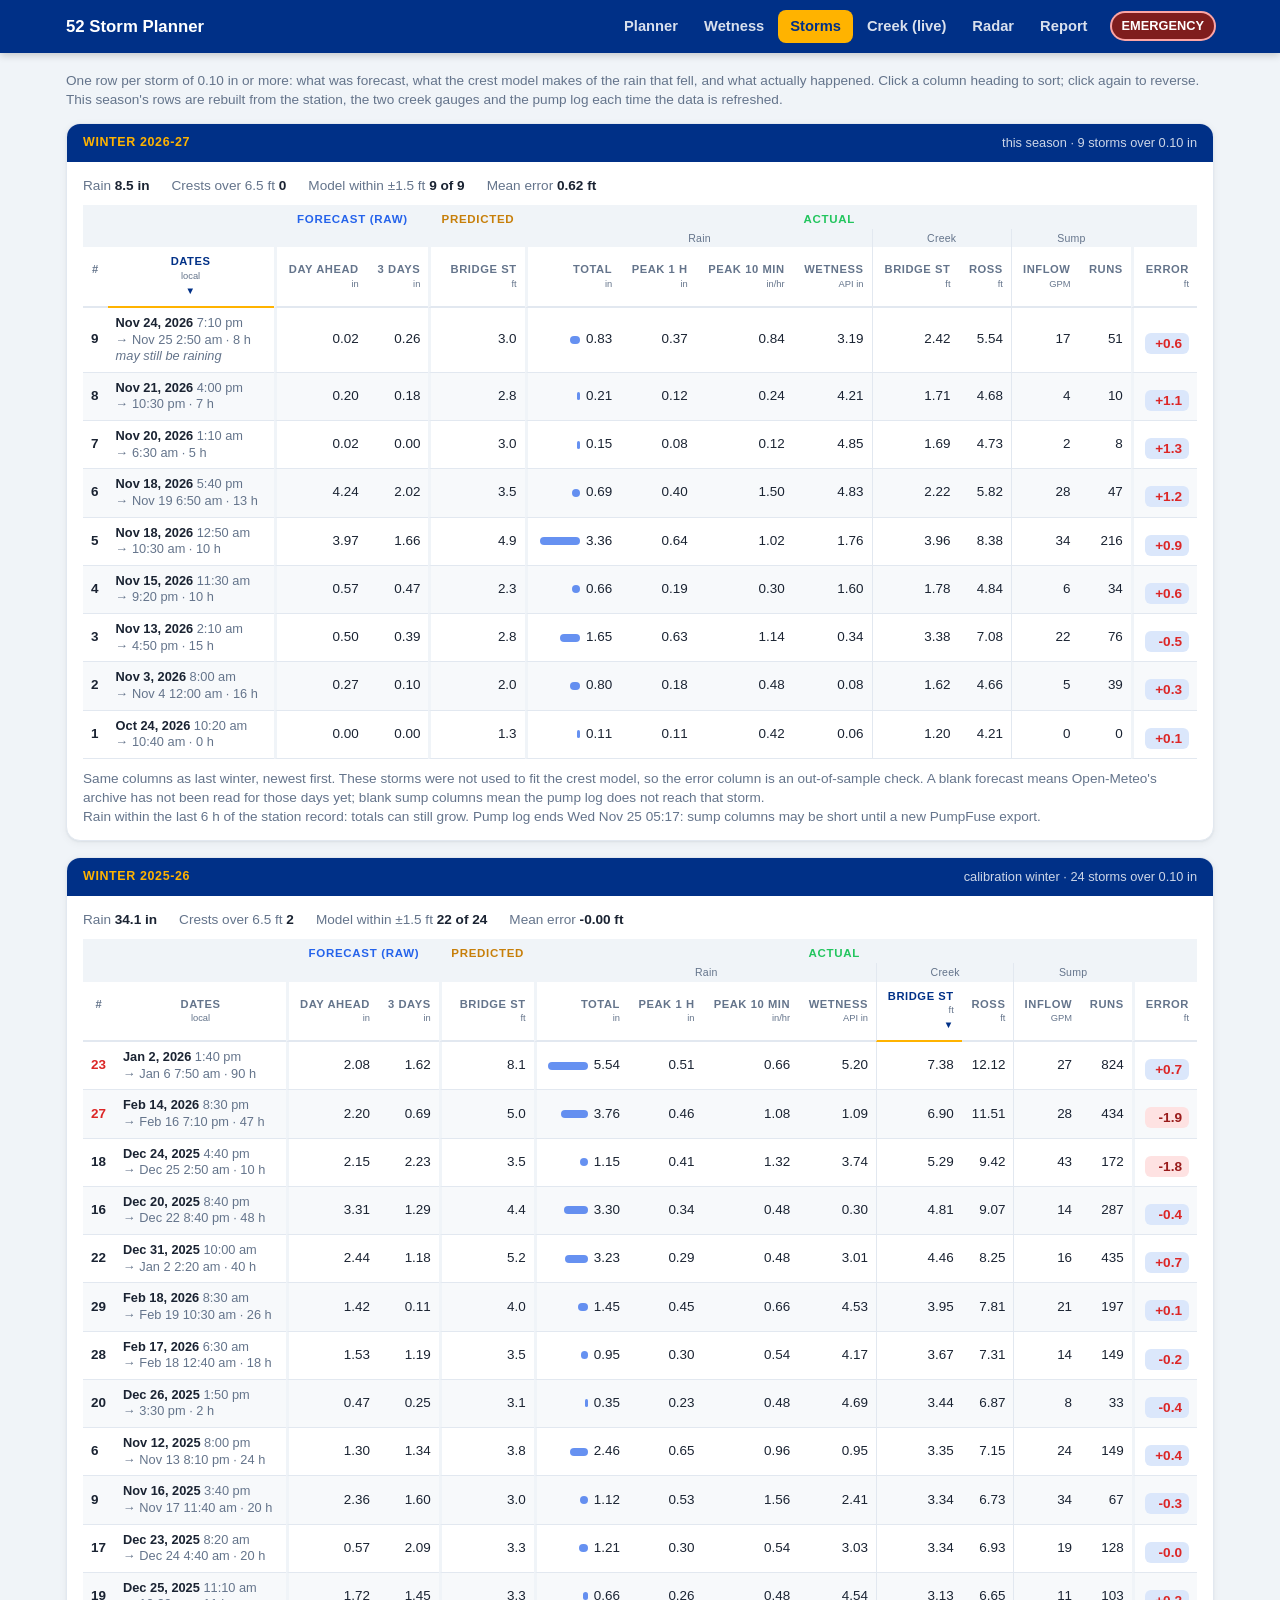
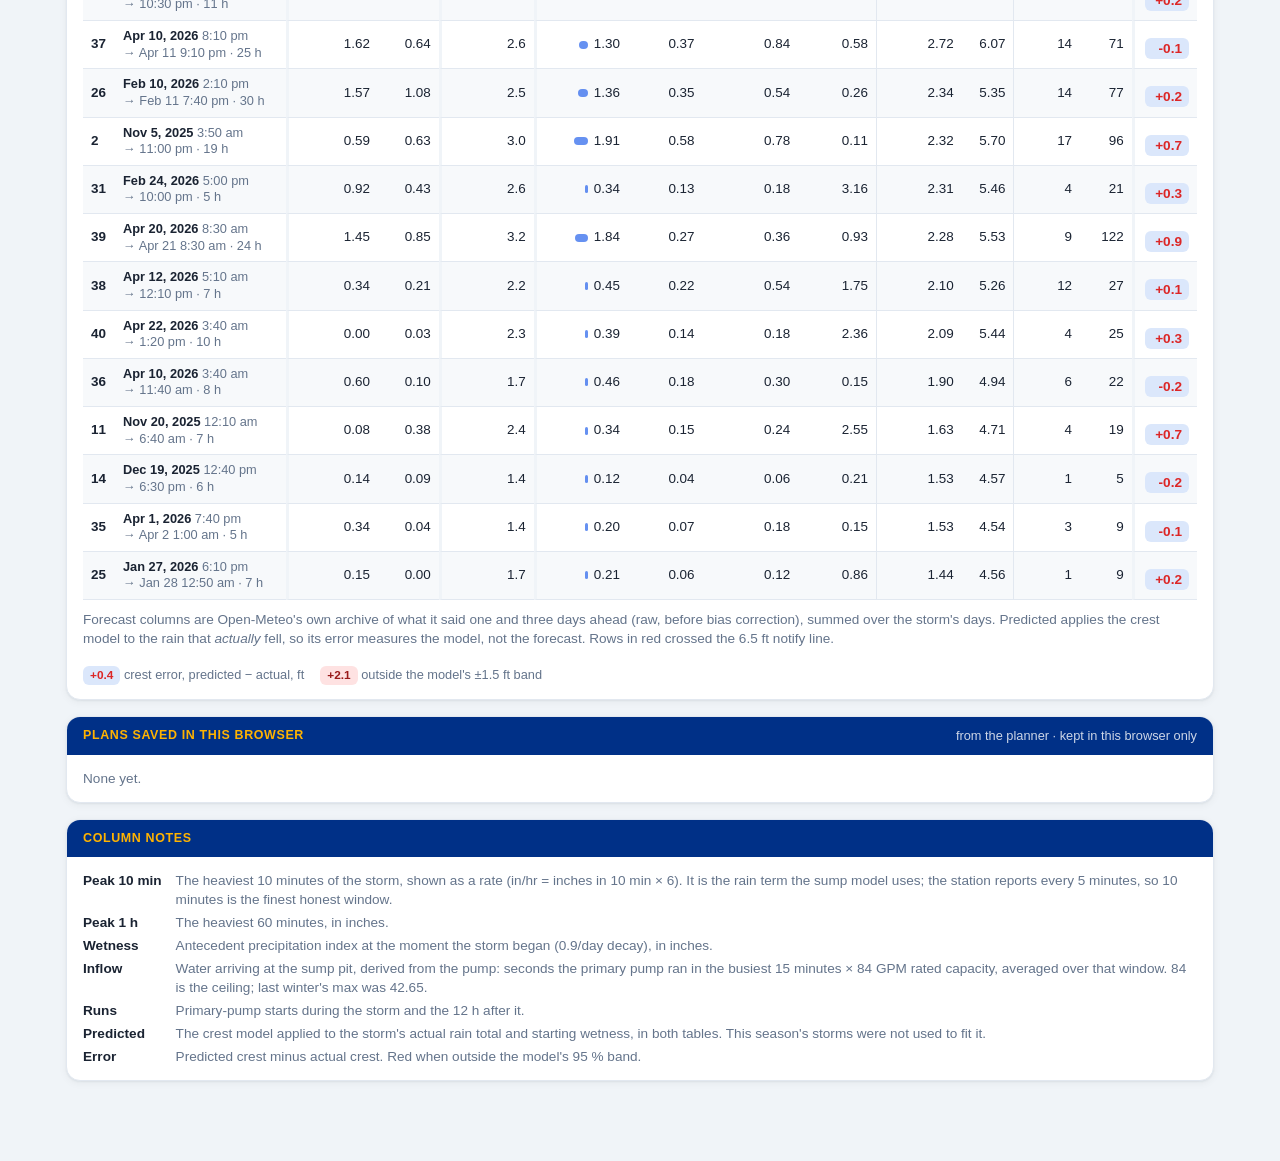
<file: docs/storms.html>
<!doctype html>
<html lang="en">
<head>
<meta charset="utf-8">
<meta name="viewport" content="width=device-width, initial-scale=1">
<meta http-equiv="Cache-Control" content="no-cache, must-revalidate">
<title>52 Storm Planner — Storms</title>
<link rel="stylesheet" href="assets/app.css?v=13">
<style>
.tw{overflow-x:auto;margin:0 -16px;padding:0 16px}
table.t{width:100%;border-collapse:separate;border-spacing:0;font-size:.84rem;min-width:900px}
table.t th,table.t td{padding:7px 8px;border-bottom:1px solid var(--rule);vertical-align:middle;white-space:nowrap}
table.t thead th{color:var(--mute);font-weight:600;font-size:.7rem;text-transform:uppercase;letter-spacing:.05em;background:var(--card)}
table.t thead tr.groups th{font-size:.72rem;letter-spacing:.06em;text-align:center;color:var(--ink);border-bottom:0;padding:6px 8px 2px;background:var(--paper)}
table.t thead tr.groups th.f{color:var(--water)} table.t thead tr.groups th.p{color:var(--gold-dark)} table.t thead tr.groups th.a{color:var(--green)}
table.t thead tr.subs th{font-size:.66rem;text-align:center;color:var(--mute);border-bottom:0;padding:2px 8px;background:var(--paper);font-weight:500;text-transform:none;letter-spacing:.02em}
table.t thead tr.cols th{border-bottom:2px solid var(--rule);cursor:pointer;user-select:none}
table.t thead tr.cols th:hover{color:var(--ink)}
table.t thead tr.cols th small{display:block;font-weight:400;text-transform:none;letter-spacing:0;color:var(--mute)}
table.t thead tr.cols th.sorted{color:var(--navy);border-bottom-color:var(--gold)}
table.t thead tr.cols th.sorted::after{content:" ▲";font-size:.6rem}
table.t thead tr.cols th.sorted.desc::after{content:" ▼"}
@media (prefers-color-scheme:dark){table.t thead tr.cols th.sorted{color:var(--gold)}}
table.t th.n,table.t td.n{text-align:right;font-variant-numeric:tabular-nums}
table.t td.gs,table.t th.gs{border-left:3px solid var(--paper)}
table.t td.ss,table.t th.ss{border-left:1px solid var(--rule)}
table.t td.first,table.t th.first{position:sticky;left:0;background:var(--card);z-index:2;font-weight:600}
table.t tbody tr:nth-child(even) td{background:color-mix(in srgb,var(--paper) 55%,var(--card))}
table.t tbody tr:hover td{background:var(--water-soft)}
table.t td.miss{color:var(--mute);text-align:center}
table.t tr.big td.first{color:var(--red)}
table.t td.date{color:var(--mute);font-size:.8rem;white-space:normal;min-width:150px;line-height:1.3}
table.t td.date b{color:var(--ink);font-weight:600}
.chip{display:inline-block;font-size:.72rem;font-weight:600;color:#fff;padding:2px 8px;border-radius:999px}
.chip.quiet{background:var(--quiet)}.chip.watch{background:var(--water)}.chip.prepare{background:var(--amber)}.chip.act{background:var(--red)}.chip.emergency{background:#7f1d1d}
.err{display:inline-block;min-width:44px;text-align:right;padding:1px 7px;border-radius:6px;background:var(--water-soft);font-weight:600}
.err.bad{background:#fee2e2;color:#991b1b}
@media (prefers-color-scheme:dark){.err.bad{background:#5a1d1d;color:#fca5a5}}
.bar{display:inline-block;height:8px;border-radius:4px;background:var(--water);vertical-align:middle;margin-right:6px;opacity:.7}
.legend{display:flex;gap:16px;flex-wrap:wrap;font-size:.8rem;color:var(--mute);margin-top:10px}
.legend .err{font-size:.74rem;min-width:0}
pre.json{font-size:.74rem;background:var(--paper);border:1px solid var(--rule);border-radius:8px;padding:8px 10px;overflow-x:auto;margin:6px 0 0}
.btn{font:inherit;font-size:.8rem;font-weight:600;color:var(--navy);background:var(--gold);border:0;border-radius:8px;padding:5px 10px;cursor:pointer}
.btn.ghost{background:transparent;color:var(--ink);border:1px solid var(--rule)}
.plan{padding:10px 0;border-bottom:1px solid var(--rule)}
.plan:last-child{border-bottom:0}
.stamp{font-size:.85rem;color:var(--mute);margin:0 0 14px}
.sumline{display:flex;gap:22px;flex-wrap:wrap;font-size:.85rem;color:var(--mute);margin:0 0 10px}
.sumline b{color:var(--ink)}
dl.defs{display:grid;grid-template-columns:max-content 1fr;gap:4px 14px;font-size:.85rem;margin:0}
dl.defs dt{font-weight:600;white-space:nowrap}
dl.defs dd{margin:0;color:var(--mute)}
</style>
</head>
<body>
<header class="top"></header>
<main>
  <p class="stamp">One row per storm of 0.10 in or more: what was forecast, what the crest model makes of the rain that fell, and what actually happened. Click a column heading to sort; click again to reverse. This season's rows are rebuilt from the station, the two creek gauges and the pump log each time the data is refreshed.</p>

  <section class="card">
    <h2><span id="curtitle">This season</span> <span class="sub" id="seasonsub"></span></h2>
    <div class="sumline" id="cursum"></div>
    <div class="tw"><table class="t" id="cur"></table></div>
    <p class="note" id="curnote"></p>
  </section>

  <section class="card">
    <h2>Winter 2025-26 <span class="sub">calibration winter · 24 storms over 0.10 in</span></h2>
    <div class="sumline" id="histsum"></div>
    <div class="tw"><table class="t" id="hist"></table></div>
    <p class="note">Forecast columns are Open-Meteo's own archive of what it said one and three days ahead (raw, before bias correction), summed over the storm's days. Predicted applies the crest model to the rain that <em>actually</em> fell, so its error measures the model, not the forecast. Rows in red crossed the 6.5 ft notify line.</p>
    <div class="legend">
      <span><span class="err">+0.4</span> crest error, predicted − actual, ft</span>
      <span><span class="err bad">+2.1</span> outside the model's ±<span id="bandv"></span> ft band</span>
    </div>
  </section>

  <section class="card">
    <h2>Plans saved in this browser <span class="sub">from the planner · kept in this browser only</span></h2>
    <div id="plans"></div>
  </section>

  <section class="card">
    <h2>Column notes</h2>
    <dl class="defs">
      <dt>Peak 10 min</dt><dd>The heaviest 10 minutes of the storm, shown as a rate (in/hr = inches in 10 min × 6). It is the rain term the sump model uses; the station reports every 5 minutes, so 10 minutes is the finest honest window.</dd>
      <dt>Peak 1 h</dt><dd>The heaviest 60 minutes, in inches.</dd>
      <dt>Wetness</dt><dd>Antecedent precipitation index at the moment the storm began (0.9/day decay), in inches.</dd>
      <dt>Inflow</dt><dd>Water arriving at the sump pit, derived from the pump: seconds the primary pump ran in the busiest 15 minutes × 84 GPM rated capacity, averaged over that window. 84 is the ceiling; last winter's max was 42.65.</dd>
      <dt>Runs</dt><dd>Primary-pump starts during the storm and the 12 h after it.</dd>
      <dt>Predicted</dt><dd>The crest model applied to the storm's actual rain total and starting wetness, in both tables. This season's storms were not used to fit it.</dd>
      <dt>Error</dt><dd>Predicted crest minus actual crest. Red when outside the model's 95 % band.</dd>
    </dl>
  </section>
</main>

<script src="assets/planner.js?v=15"></script>
<script>
(async () => {
  renderNav("storms");
  const [M, cur, hist, F] = await Promise.all([
    loadJSON("data/models.json"),
    loadJSON("data/storms.json").catch(() => ({ storms: [] })),
    loadJSON("data/storms_2025_26.json").catch(() => ({ storms: [] })),
    loadJSON("data/forecast.json").catch(e => ({ _missing: String(e) })),
  ]);
  setTierChip(tierFromForecast(M, F));
  const band = M.event_peak.band_95 || 1.5;
  $("bandv").textContent = band.toFixed(1);

  /* ---- cell renderers ---- */
  const months = ["Jan","Feb","Mar","Apr","May","Jun","Jul","Aug","Sep","Oct","Nov","Dec"];
  const numCell = (d, cls = "") => v => v == null ? `<td class="miss ${cls}">–</td>` : `<td class="n ${cls}">${fmt(v, d)}</td>`;
  const intCell = cls => numCell(0, cls);
  const errCell = (v, cls = "") => {
    if (v == null) return `<td class="miss ${cls}">–</td>`;
    const bad = Math.abs(v) > band;
    return `<td class="n ${cls}"><span class="err${bad ? " bad" : ""}">${v >= 0 ? "+" : ""}${v.toFixed(1)}</span></td>`;
  };
  const parseD = x => { const m = /^(\d{4})-(\d{2})-(\d{2})T(\d{2}):(\d{2})/.exec(x || ""); return m ? { y: +m[1], mo: +m[2], d: +m[3], h: +m[4], mi: m[5] } : null; };
  const esc = t => String(t).replace(/[&<>"]/g, ch => ({ "&": "&amp;", "<": "&lt;", ">": "&gt;", '"': "&quot;" }[ch]));
  const dateCell = (s, e, live) => {
    const a = parseD(s), b = parseD(e);
    if (!a) return '<td class="miss">–</td>';
    const hm = o => `${((o.h + 11) % 12) + 1}:${o.mi} ${o.h < 12 ? "am" : "pm"}`;
    let txt = `<b>${months[a.mo - 1]} ${a.d}, ${a.y}</b> ${hm(a)}`;
    if (b) {
      const same = a.y === b.y && a.mo === b.mo && a.d === b.d;
      const hrs = (Date.parse(e) - Date.parse(s)) / 3600e3;
      txt += `<br>→ ${same ? "" : `${months[b.mo - 1]} ${b.d} `}${hm(b)}` + (isFinite(hrs) && hrs > 0 ? ` · ${hrs.toFixed(0)} h` : "");
    }
    if (live) txt += "<br><i>may still be raining</i>";
    return `<td class="date">${txt}</td>`;
  };
  const barCell = (max, cls = "") => v => v == null ? `<td class="miss ${cls}">–</td>`
    : `<td class="n ${cls}"><span class="bar" style="width:${Math.max(3, 40 * v / max).toFixed(0)}px"></span>${fmt(v)}</td>`;

  /* ---- generic sortable table ----
     cols: [{key, label, unit, group, sub, cell(value,row), cls, first}]
     rows: flat objects keyed by col.key (plus whatever cells need) */
  function buildTable(el, cols, rows, opts = {}) {
    let sortKey = opts.sortKey || null, desc = opts.desc !== false;
    const groupClass = { Forecast: "f", "Forecast (raw)": "f", Predicted: "p", Actual: "a" };
    function header() {
      // group row (Forecast / Predicted / Actual), sub row (Rain / Creek / Sump), column row
      const span = (keyFn, cls) => {
        let out = "", i = 0;
        while (i < cols.length) {
          const k = keyFn(cols[i]); let j = i;
          while (j < cols.length && keyFn(cols[j]) === k) j++;
          const gs = i > 0 && cols[i].group !== cols[i - 1].group ? " gs" : "";
          const ss = !gs && i > 0 && cols[i].sub !== cols[i - 1].sub && cols[i].sub ? " ss" : "";
          out += `<th colspan="${j - i}" class="${cls(k)}${gs}${ss}">${k || ""}</th>`;
          i = j;
        }
        return out;
      };
      const colRow = cols.map((c, i) => {
        const gs = i > 0 && c.group !== cols[i - 1].group ? " gs" : "";
        const ss = !gs && i > 0 && c.sub !== cols[i - 1].sub && c.sub ? " ss" : "";
        const sorted = c.key === sortKey ? " sorted" + (desc ? " desc" : "") : "";
        return `<th data-key="${c.key}" class="${c.cls || ""}${c.first ? " first" : ""}${gs}${ss}${sorted}">${c.label}${c.unit ? `<small>${c.unit}</small>` : "<small>&nbsp;</small>"}</th>`;
      }).join("");
      return `<thead><tr class="groups">${span(c => c.group, k => groupClass[k] || "")}</tr>`
        + `<tr class="subs">${span(c => c.sub, () => "")}</tr><tr class="cols">${colRow}</tr></thead>`;
    }
    function body() {
      let r = rows.slice();
      if (sortKey) {
        const c = cols.find(x => x.key === sortKey);
        const val = row => c.sortValue ? c.sortValue(row) : row[sortKey];
        r.sort((a, b) => {
          const va = val(a), vb = val(b);
          if (va == null && vb == null) return 0;
          if (va == null) return 1; if (vb == null) return -1;
          return (typeof va === "string" ? va.localeCompare(vb) : va - vb) * (desc ? -1 : 1);
        });
      }
      if (!r.length) return `<tbody><tr><td colspan="${cols.length}" class="miss" style="text-align:left;white-space:normal;padding:14px 10px">${opts.empty || "No rows."}</td></tr></tbody>`;
      return "<tbody>" + r.map(row => `<tr class="${opts.rowClass ? opts.rowClass(row) : ""}">` + cols.map((c, i) => {
        const gs = i > 0 && c.group !== cols[i - 1].group ? "gs" : "";
        const ss = !gs && i > 0 && c.sub !== cols[i - 1].sub && c.sub ? "ss" : "";
        const cls = [gs, ss, c.first ? "first" : ""].filter(Boolean).join(" ");
        return c.cell(row[c.key], row, cls);
      }).join("") + "</tr>").join("") + "</tbody>";
    }
    function render() {
      el.innerHTML = header() + body();
      el.querySelectorAll("tr.cols th").forEach(th => th.addEventListener("click", () => {
        const k = th.dataset.key;
        if (sortKey === k) desc = !desc; else { sortKey = k; desc = true; }
        render();
      }));
    }
    render();
  }

  /* ---- saved plans ---- */
  const plans = loadPlans();
  const host = $("plans");
  if (!plans.length) host.innerHTML = '<p class="note" style="margin:0">None yet.</p>';
  else host.innerHTML = plans.slice().reverse().map((p, i) => `
    <div class="plan">
      <div><b>${p.start_local ? p.start_local.replace("T", " ") : "?"}</b> · ${fmt(p.forecast.total_48h_in)}" / 48 h, peak ${fmt(p.forecast.peak_1h_inhr)} in/hr, wetness ${fmt(p.forecast.api_in)} →
        Bridge St <b>${fmt(p.predicted.bridge_peak_ft, 1)} ft</b> (${fmt(p.predicted.lo_ft, 1)}–${fmt(p.predicted.hi_ft, 1)}) <span class="chip ${p.predicted.tier}">${TIER_LABEL[p.predicted.tier] || ""}</span>
        <span class="u">saved ${p.saved_local.replace("T", " ")}</span></div>
      <div style="margin-top:6px;display:flex;gap:6px">
        <button class="btn ghost" data-show="${i}">Show</button>
        <button class="btn ghost" data-del="${i}">Delete</button>
      </div>
      <pre class="json" id="json${i}" style="display:none"></pre>
    </div>`).join("");
  const rev = plans.slice().reverse();
  const rowOf = p => JSON.stringify({ id: p.id, saved_local: p.saved_local, start_local: p.start_local, end_local: p.end_local,
    forecast: p.forecast, predicted: p.predicted, notes: p.notes }, null, 1);
  host.querySelectorAll("[data-show]").forEach(b => b.addEventListener("click", () => {
    const pre = $("json" + b.dataset.show); pre.textContent = rowOf(rev[+b.dataset.show]); pre.style.display = pre.style.display === "none" ? "block" : "none";
  }));
  host.querySelectorAll("[data-del]").forEach(b => b.addEventListener("click", () => {
    const idx = plans.indexOf(rev[+b.dataset.del]); plans.splice(idx, 1); savePlans(plans); location.reload();
  }));

  /* ---- one table for both winters ----
     Both catalogs have the same shape: storms_2025_26.json from export_models.py,
     storms.json (this season) from storm.py build_catalog. */
  function seasonTable(tableEl, sumEl, storms, opts = {}) {
    const rows = (storms || []).map(s => {
      const f = s.forecast || {}, p = s.predicted || {}, a = s.actual || {};
      return {
        num: +s.id.slice(-2), start: s.start_local, end: s.end_local, live: !!s.in_progress,
        f_day: f.day_ahead_total_in, f_3d: f.three_day_total_in,
        p_bridge: p.bridge_peak_ft,
        a_rain: a.total_rain_in, a_peak1h: a.peak_1h_in, a_peak10: a.peak_10min_in != null ? a.peak_10min_in * 6 : null, a_api: a.api_at_start,
        a_bridge: a.bridge_peak_ft, a_ross: a.ross_peak_ft, a_inflow: a.sump_peak_inflow_gpm, a_runs: a.sump_runs,
        err: p.bridge_peak_ft != null && a.bridge_peak_ft != null ? p.bridge_peak_ft - a.bridge_peak_ft : null,
      };
    });
    const maxRain = Math.max(0.1, ...rows.map(r => r.a_rain || 0));
    const errs = rows.map(r => r.err).filter(e => e != null);
    const within = errs.filter(e => Math.abs(e) <= band).length;
    sumEl.innerHTML = !rows.length ? "" : `<span>Rain <b>${rows.reduce((a, r) => a + (r.a_rain || 0), 0).toFixed(1)} in</b></span>`
      + `<span>Crests over 6.5 ft <b>${rows.filter(r => r.a_bridge >= 6.5).length}</b></span>`
      + `<span>Model within ±${band.toFixed(1)} ft <b>${within} of ${errs.length}</b></span>`
      + `<span>Mean error <b>${(errs.reduce((a, e) => a + e, 0) / (errs.length || 1)).toFixed(2)} ft</b></span>`;
    const cols = [
      { key: "num", label: "#", group: "", sub: "", first: true, cell: (v, r, cls) => `<td class="${cls}">${v}</td>` },
      { key: "start", label: "Dates", unit: "local", group: "", sub: "", cell: (v, r) => dateCell(r.start, r.end, r.live) },
      { key: "f_day", label: "Day ahead", unit: "in", group: "Forecast (raw)", sub: "", cls: "n", cell: (v, r, c) => numCell(2, c)(v) },
      { key: "f_3d", label: "3 days", unit: "in", group: "Forecast (raw)", sub: "", cls: "n", cell: (v, r, c) => numCell(2, c)(v) },
      { key: "p_bridge", label: "Bridge St", unit: "ft", group: "Predicted", sub: "", cls: "n", cell: (v, r, c) => numCell(1, c)(v) },
      { key: "a_rain", label: "Total", unit: "in", group: "Actual", sub: "Rain", cls: "n", cell: (v, r, c) => barCell(maxRain, c)(v) },
      { key: "a_peak1h", label: "Peak 1 h", unit: "in", group: "Actual", sub: "Rain", cls: "n", cell: (v, r, c) => numCell(2, c)(v) },
      { key: "a_peak10", label: "Peak 10 min", unit: "in/hr", group: "Actual", sub: "Rain", cls: "n", cell: (v, r, c) => numCell(2, c)(v) },
      { key: "a_api", label: "Wetness", unit: "API in", group: "Actual", sub: "Rain", cls: "n", cell: (v, r, c) => numCell(2, c)(v) },
      { key: "a_bridge", label: "Bridge St", unit: "ft", group: "Actual", sub: "Creek", cls: "n", cell: (v, r, c) => numCell(2, c)(v) },
      { key: "a_ross", label: "Ross", unit: "ft", group: "Actual", sub: "Creek", cls: "n", cell: (v, r, c) => numCell(2, c)(v) },
      { key: "a_inflow", label: "Inflow", unit: "GPM", group: "Actual", sub: "Sump", cls: "n", cell: (v, r, c) => intCell(c)(v) },
      { key: "a_runs", label: "Runs", group: "Actual", sub: "Sump", cls: "n", cell: (v, r, c) => intCell(c)(v) },
      { key: "err", label: "Error", unit: "ft", group: "", sub: "", cls: "n", cell: (v, r, c) => errCell(v, c) },
    ];
    buildTable(tableEl, cols, rows, { sortKey: opts.sortKey || "a_bridge", desc: true, empty: opts.empty,
      rowClass: r => r.a_bridge >= 6.5 ? "big" : "" });
    return rows;
  }

  /* ---- this season ---- */
  const curStorms = cur.storms || [];
  const curRows = seasonTable($("cur"), $("cursum"), curStorms, { sortKey: "start",
    empty: "No storm of 0.10 in or more yet this season." });
  if (cur.season) $("curtitle").textContent = "Winter " + cur.season;
  $("seasonsub").textContent = `this season · ${curRows.length} storm${curRows.length === 1 ? "" : "s"} over 0.10 in`;
  const flags = [...new Set(curStorms.map(s => s.notes).filter(Boolean))];
  $("curnote").innerHTML = "Same columns as last winter, newest first. These storms were not used to fit the crest model, so the error column is an out-of-sample check. "
    + "A blank forecast means Open-Meteo's archive has not been read for those days yet; blank sump columns mean the pump log does not reach that storm."
    + (flags.length ? "<br>" + flags.map(esc).join("<br>") : "");

  /* ---- last winter ---- */
  seasonTable($("hist"), $("histsum"), hist.storms);
})();
</script>
</body>
</html>
</file>
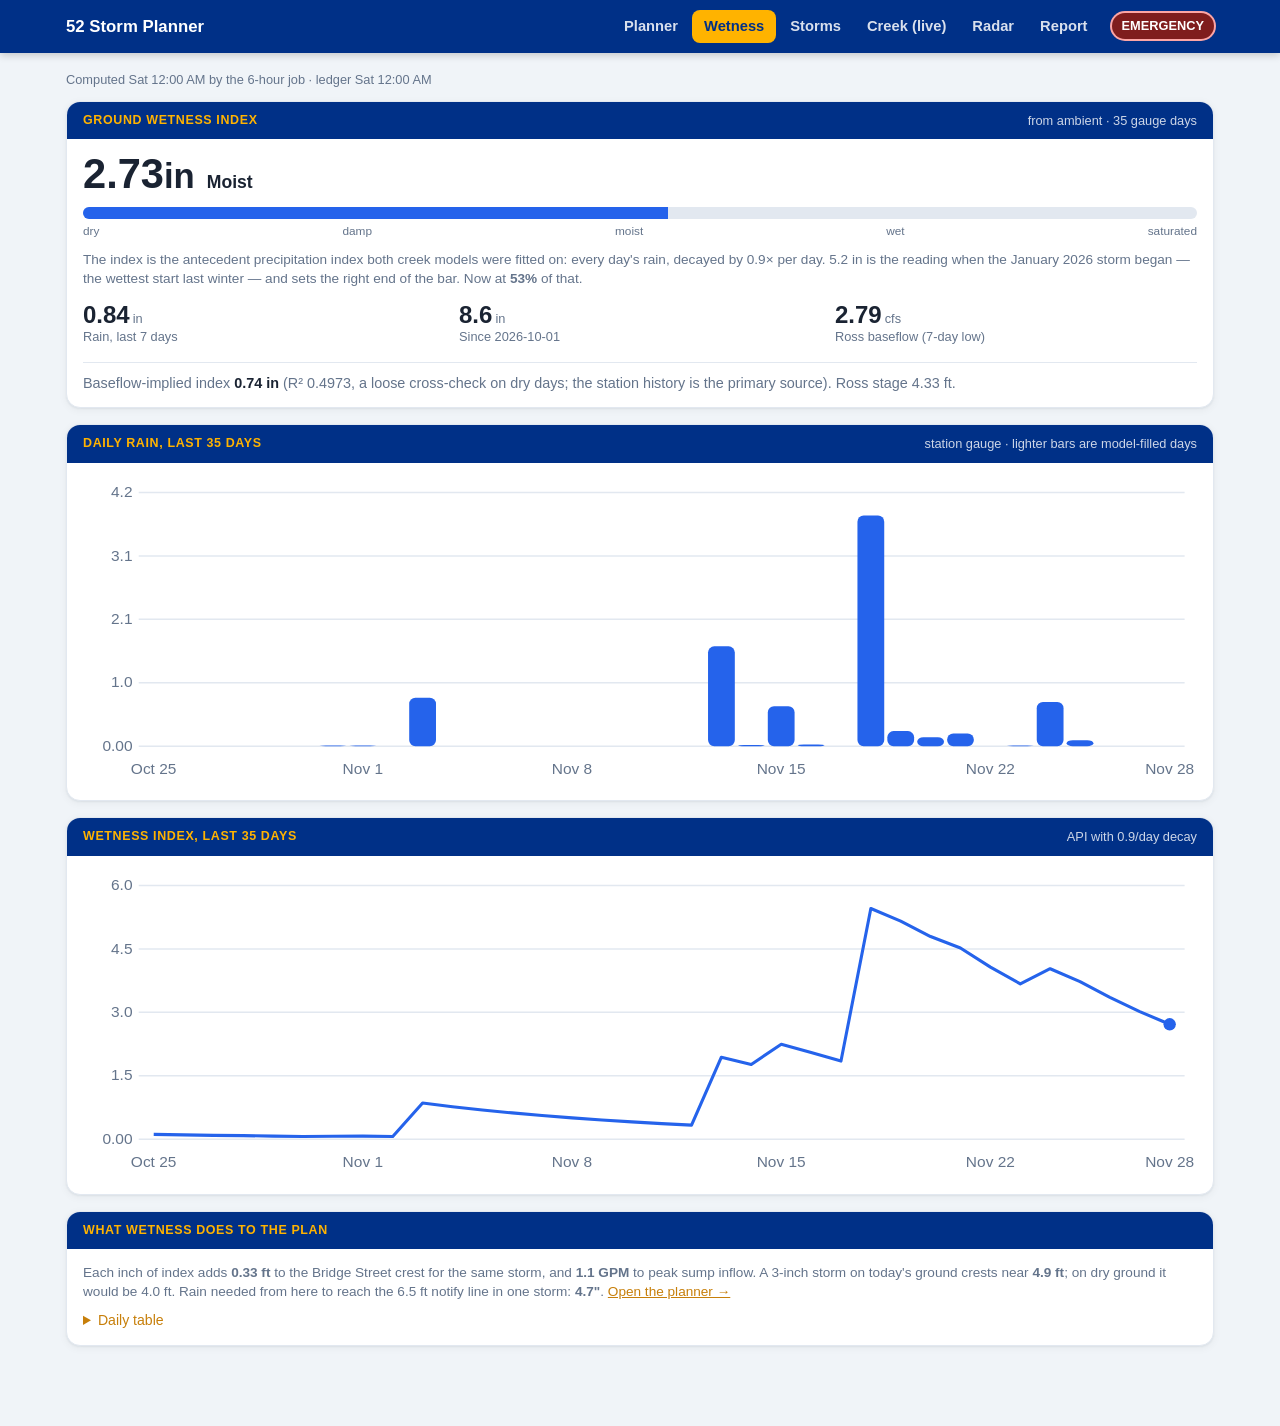
<file: docs/wetness.html>
<!doctype html>
<html lang="en">
<head>
<meta charset="utf-8">
<meta name="viewport" content="width=device-width, initial-scale=1">
<meta http-equiv="Cache-Control" content="no-cache, must-revalidate">
<title>52 Storm Planner — Wetness</title>
<link rel="stylesheet" href="assets/app.css?v=13">
<style>
.hero{display:flex;align-items:baseline;gap:12px;flex-wrap:wrap}
.hero .pt{font-size:2.6rem;font-weight:700;line-height:1}
.hero .cat{font-size:1.1rem;font-weight:600;text-transform:capitalize}
.meter{height:12px;border-radius:6px;background:var(--rule);overflow:hidden;margin:12px 0 4px;position:relative}
.meter i{display:block;height:100%;background:var(--water)}
.meter b{position:absolute;top:-3px;width:2px;height:18px;background:var(--amber)}
.scale{display:flex;justify-content:space-between;font-size:.74rem;color:var(--mute)}
.stamp{font-size:.8rem;color:var(--mute);margin:0 0 12px}
.chart{position:relative}
.chart svg{width:100%;height:auto;display:block;overflow:visible}
.chart .bar{fill:var(--water)}
.chart .bar.model{fill:var(--water);opacity:.45}
.chart .line{fill:none;stroke:var(--water);stroke-width:2;stroke-linejoin:round}
.chart .grid{stroke:var(--rule);stroke-width:1}
.chart .ax{font-size:10px;fill:var(--mute)}
.chart .hit{fill:transparent}
.chart .hover{stroke:var(--mute);stroke-width:1;stroke-dasharray:3 3;display:none}
.tip{position:absolute;pointer-events:none;background:var(--card);border:1px solid var(--rule);border-radius:8px;
  box-shadow:var(--shadow);padding:6px 9px;font-size:.78rem;display:none;white-space:nowrap;z-index:5}
.tip b{font-weight:600}
.src{font-size:.78rem;color:var(--mute);margin-top:6px}
table.t{width:100%;border-collapse:collapse;font-size:.88rem}
table.t th,table.t td{text-align:left;padding:6px 8px;border-bottom:1px solid var(--rule)}
table.t th{color:var(--mute);font-weight:600;font-size:.76rem;text-transform:uppercase;letter-spacing:.04em}
table.t td.n{text-align:right;font-variant-numeric:tabular-nums}
details summary{cursor:pointer;color:var(--gold-dark);font-weight:500;font-size:.88rem;margin-top:10px}
</style>
</head>
<body>
<header class="top"></header>
<main>
  <p class="stamp" id="stamp">Loading…</p>

  <section class="card">
    <h2>Ground wetness index <span class="sub" id="wsrc"></span></h2>
    <div class="hero"><span class="pt" id="api">–<small>in</small></span><span class="cat" id="cat">–</span></div>
    <div class="meter"><i id="meter" style="width:0"></i><b id="satmark" style="left:100%"></b></div>
    <div class="scale"><span>dry</span><span>damp</span><span>moist</span><span>wet</span><span>saturated</span></div>
    <p class="note" id="explain"></p>
    <div class="tiles c3" style="margin-top:12px">
      <div class="tile"><div class="v" id="r7">–<small>in</small></div><div class="k">rain, last 7 days</div></div>
      <div class="tile"><div class="v" id="season">–<small>in</small></div><div class="k" id="seasonk">season to date</div></div>
      <div class="tile"><div class="v" id="base">–<small>cfs</small></div><div class="k">Ross baseflow (7-day low)</div></div>
    </div>
    <div class="secondary" id="basenote"></div>
  </section>

  <section class="card">
    <h2>Daily rain, last 35 days <span class="sub">station gauge · lighter bars are model-filled days</span></h2>
    <div class="chart" id="rainchart"></div>
  </section>

  <section class="card">
    <h2>Wetness index, last 35 days <span class="sub">API with 0.9/day decay</span></h2>
    <div class="chart" id="apichart"></div>
  </section>

  <section class="card">
    <h2>What wetness does to the plan</h2>
    <div id="effects" class="note" style="margin:0"></div>
    <details><summary>Daily table</summary><table class="t" id="daytable"></table></details>
  </section>
</main>

<script src="assets/planner.js?v=15"></script>
<script>
(async () => {
  renderNav("wetness");
  const { models: M, forecast: F } = await loadModelsAndForecast();
  const ledger = await loadJSON("data/rain_daily.json").catch(() => ({ days: {}, source: {} }));
  const w = F.wetness || {};
  const W = M.wetness;
  setTierChip(tierFromForecast(M, F));

  $("stamp").textContent = F._missing ? "No forecast.json yet — run forecast.py." :
    `Computed ${whenStr(Date.parse(F.generated_utc))} by the 6-hour job · ${ledger.updated_utc ? "ledger " + whenStr(Date.parse(ledger.updated_utc)) : ""}`;

  const api = w.api_in ?? 0;
  const pct = clamp(100 * api / W.saturated_api_in, 0, 100);
  $("api").innerHTML = fmt(api) + "<small>in</small>";
  $("cat").textContent = w.category || "–";
  $("meter").style.width = pct + "%";
  const staleNote = !w.station_rain_stale ? ""
    : " · station rain not fully read this run" + (w.station_rain_read_utc
      ? ", last full read " + new Date(w.station_rain_read_utc).toLocaleString([], { month: "short", day: "numeric", hour: "numeric", minute: "2-digit" }) : "");
  $("wsrc").textContent = w.source ? "from " + w.source + (w.gauge_days_in_window != null ? ` · ${w.gauge_days_in_window} gauge days` : "") + staleNote : "";
  $("explain").innerHTML = `The index is the antecedent precipitation index both creek models were fitted on: every day's rain, decayed by ${W.decay_per_day}× per day. `
    + `${W.saturated_api_in} in is the reading when the January 2026 storm began — the wettest start last winter — and sets the right end of the bar. `
    + `Now at <b>${pct.toFixed(0)}%</b> of that.`;
  $("r7").innerHTML = fmt(w.rain_7d_in) + "<small>in</small>";
  $("season").innerHTML = fmt(w.season_rain_in, 1) + "<small>in</small>";
  $("seasonk").textContent = "since " + (w.season_start || "Oct 1") + (w.season_complete ? "" : " (ledger incomplete)");
  $("base").innerHTML = fmt(w.baseflow_cfs, w.baseflow_cfs < 10 ? 2 : 0) + "<small>cfs</small>";
  const bf = M.baseflow_to_api || {};
  $("basenote").innerHTML = w.baseflow_implied_api_in != null
    ? `Baseflow-implied index <b>${fmt(w.baseflow_implied_api_in)} in</b> (R² ${bf.r2}, a loose cross-check on dry days; the station history is the primary source). Ross stage ${fmt(w.baseflow_stage_ft)} ft.`
    : `Baseflow is too low to imply a wetness value (the fit uses log flow); the creek is at its summer floor. Ross stage ${fmt(w.baseflow_stage_ft)} ft.`;

  // ---- series ----
  const days = Object.keys(ledger.days || {}).sort().slice(-35);
  const rain = days.map(d => ({ d, v: ledger.days[d] || 0, model: (ledger.source || {})[d] !== "ambient" }));
  // API rebuilt day by day from the ledger (same arithmetic as forecast.py)
  const all = Object.keys(ledger.days || {}).sort();
  const apiSeries = []; let acc = 0; let prev = null;
  for (const d of all) {
    if (prev) acc *= Math.pow(W.decay_per_day, (Date.parse(d) - Date.parse(prev)) / 86400e3);
    acc += ledger.days[d] || 0; prev = d;
    apiSeries.push({ d, v: acc });
  }
  const apiLast = apiSeries.slice(-35);

  // ---- charts (plain SVG) ----
  function chart(host, series, kind, unit) {
    const Wd = 720, H = 200, L = 36, R = 8, T = 10, B = 26;
    const n = series.length; if (!n) { host.textContent = "No data yet."; return; }
    const max = Math.max(0.1, ...series.map(p => p.v)) * 1.1;
    const x = i => L + (i + 0.5) * (Wd - L - R) / n;
    const y = v => T + (H - T - B) * (1 - v / max);
    const svg = svgEl("svg", { viewBox: `0 0 ${Wd} ${H}` });
    const ticks = 4;
    for (let k = 0; k <= ticks; k++) {
      const v = max * k / ticks;
      svg.appendChild(svgEl("line", { x1: L, x2: Wd - R, y1: y(v), y2: y(v), class: "grid" }));
      svg.appendChild(svgEl("text", { x: L - 4, y: y(v) + 3, "text-anchor": "end", class: "ax" }, v.toFixed(v < 1 ? 2 : 1)));
    }
    const bw = (Wd - L - R) / n - 2;
    if (kind === "bar") {
      series.forEach((p, i) => {
        if (p.v <= 0) return;
        const h = y(0) - y(p.v);
        svg.appendChild(svgEl("rect", { x: x(i) - bw / 2, y: y(p.v), width: bw, height: h, rx: Math.min(4, bw / 2),
          class: "bar" + (p.model ? " model" : "") }));
      });
    } else {
      const d = series.map((p, i) => (i ? "L" : "M") + x(i).toFixed(1) + " " + y(p.v).toFixed(1)).join(" ");
      svg.appendChild(svgEl("path", { d, class: "line" }));
      const lastP = series[n - 1];
      svg.appendChild(svgEl("circle", { cx: x(n - 1), cy: y(lastP.v), r: 4, class: "bar" }));
    }
    series.forEach((p, i) => {
      if (i % 7 === 0 || i === n - 1)
        svg.appendChild(svgEl("text", { x: x(i), y: H - 8, "text-anchor": "middle", class: "ax" }, dayStr(Date.parse(p.d + "T12:00:00"))));
    });
    const hover = svgEl("line", { y1: T, y2: H - B, class: "hover" });
    svg.appendChild(hover);
    const tip = document.createElement("div"); tip.className = "tip";
    host.innerHTML = ""; host.appendChild(svg); host.appendChild(tip);
    series.forEach((p, i) => {
      const hit = svgEl("rect", { x: x(i) - (Wd - L - R) / n / 2, y: T, width: (Wd - L - R) / n, height: H - T - B, class: "hit" });
      hit.addEventListener("mouseenter", e => {
        hover.setAttribute("x1", x(i)); hover.setAttribute("x2", x(i)); hover.style.display = "block";
        tip.innerHTML = `<b>${dayStr(Date.parse(p.d + "T12:00:00"))}</b> · ${p.v.toFixed(2)} ${unit}${p.model ? " (model)" : ""}`;
        tip.style.display = "block";
        const r = host.getBoundingClientRect();
        tip.style.left = Math.min(r.width - 150, (x(i) / Wd) * r.width + 8) + "px";
        tip.style.top = "8px";
      });
      hit.addEventListener("mouseleave", () => { hover.style.display = "none"; tip.style.display = "none"; });
      svg.appendChild(hit);
    });
  }
  chart($("rainchart"), rain, "bar", "in");
  chart($("apichart"), apiLast, "line", "in API");

  // ---- effects ----
  const ep = M.event_peak, si = M.sump_inflow;
  const b = predictBridge(M, 3.0, api), b0 = predictBridge(M, 3.0, 0);
  $("effects").innerHTML =
    `Each inch of index adds <b>${fmt(ep.beta[2])} ft</b> to the Bridge Street crest for the same storm, and <b>${fmt(si.beta[2], 1)} GPM</b> to peak sump inflow. `
    + `A 3-inch storm on today's ground crests near <b>${fmt(b.pt, 1)} ft</b>; on dry ground it would be ${fmt(b0.pt, 1)} ft. `
    + `Rain needed from here to reach the 6.5 ft notify line in one storm: <b>${fmt(b.rain_to_notify, 1)}"</b>. <a href="planner.html">Open the planner →</a>`;

  $("daytable").innerHTML = "<tr><th>Day</th><th class='n'>Rain (in)</th><th class='n'>Index (in)</th><th>Source</th></tr>"
    + apiLast.slice().reverse().map(p => `<tr><td>${p.d}</td><td class="n">${fmt(ledger.days[p.d])}</td><td class="n">${fmt(p.v)}</td><td>${(ledger.source || {})[p.d] || ""}</td></tr>`).join("");
})();
</script>
</body>
</html>
</file>
<file: docs/assets/app.css>
/* 52 Woodland flood board — shared styles */
/* palette aligned to the Chicago project (navy #003087 / blue #2563eb / gold / etc.) */
:root{
  --paper:#f0f4f8; --card:#ffffff; --ink:#1a2332; --mute:#64748b; --rule:#e2e8f0;
  --navy:#003087; --water:#2563eb; --water-soft:#dbe7fb;
  --amber:#d97706; --orange:#f97316; --red:#dc2626;
  --quiet:#64748b; --green:#22c55e; --gold:#FFB300; --gold-dark:#c77f0a;
  --shadow:0 1px 2px rgba(16,35,46,.06),0 2px 8px rgba(16,35,46,.05);
}
@media (prefers-color-scheme:dark){
  :root{
    --paper:#0e1826; --card:#152438; --ink:#e6edf5; --mute:#94a6bd; --rule:#26374d;
    --navy:#12294f; --water:#5b9bf0; --water-soft:#1a2c44;
    --amber:#e0a33e; --orange:#f08a4b; --red:#ef5350;
    --quiet:#8496ab; --green:#4ecb8a; --gold:#e8b73f; --gold-dark:#e0a838;
    --shadow:0 1px 2px rgba(0,0,0,.3),0 2px 10px rgba(0,0,0,.25);
  }
}
*{box-sizing:border-box}
html{background:var(--paper);color:var(--ink);
  font-family:-apple-system,BlinkMacSystemFont,"Segoe UI",Roboto,"Helvetica Neue",Arial,sans-serif;
  font-feature-settings:"tnum";-webkit-text-size-adjust:100%}
body{margin:0;line-height:1.4}
a{color:var(--gold-dark);font-weight:500}

/* header / nav — navy top bar, gold accents (matches the training site) */
header.top{position:sticky;top:0;z-index:20;background:var(--navy);box-shadow:0 2px 8px rgba(0,0,0,.2)}
.top-in{max-width:1180px;margin-inline:auto;padding:10px 16px;display:flex;align-items:center;gap:12px;flex-wrap:wrap}
.brand{font-weight:700;font-size:1.05rem;margin-right:auto;white-space:nowrap;color:#fff;text-decoration:none}
.brand small{color:rgba(255,255,255,.7);font-weight:400}
nav.tabs{display:flex;gap:2px;flex-wrap:wrap}
nav.tabs a{color:rgba(255,255,255,.85);text-decoration:none;font-size:.92rem;padding:6px 12px;border-radius:8px;font-weight:600}
nav.tabs a:hover{background:rgba(255,255,255,.14);color:#fff}
nav.tabs a.active{background:var(--gold);color:var(--navy)}
.tierchip{font-size:.8rem;font-weight:600;color:#fff;padding:4px 10px;border-radius:999px;white-space:nowrap}
.tierchip.quiet{background:var(--quiet)} .tierchip.watch{background:var(--water)}
.tierchip.prepare{background:var(--amber)} .tierchip.act{background:var(--red)}
.tierchip.emergency{background:#7f1d1d;box-shadow:0 0 0 2px #fca5a5}

main{max-width:1180px;margin-inline:auto;padding:18px 16px 64px}
.updated{color:var(--mute);font-size:.85rem;margin:0 0 14px}
.updated.stale{color:var(--amber);font-weight:500}

/* header Refresh button — sits between the tabs and the tier chip */
.refresh{font:inherit;font-size:.85rem;font-weight:600;color:var(--navy);background:var(--gold);
  border:0;border-radius:8px;padding:6px 12px;cursor:pointer;white-space:nowrap;
  transition:background .15s,opacity .15s}
.refresh:hover:not(:disabled){background:#ffc633}
.refresh:disabled{opacity:.65;cursor:default}
.refresh:focus-visible{outline:2px solid #fff;outline-offset:2px}

/* banner tier (dashboard) */
.tier{color:#fff;padding:16px 18px;border-radius:14px;margin:0 0 20px}
.tier b{display:block;font-size:1.7rem;font-weight:600;line-height:1.1;margin-bottom:4px}
.tier.quiet{background:var(--quiet)} .tier.watch{background:var(--water)}
.tier.prepare{background:var(--amber)} .tier.act{background:var(--red)}
.tier.emergency{background:#7f1d1d}

/* creek forecast card: point estimate plus its uncertainty band */
.fcast{display:flex;align-items:baseline;gap:10px;flex-wrap:wrap}
.fcast .pt{font-size:2rem;font-weight:700;line-height:1}
.fcast .band{color:var(--mute);font-size:.9rem}
.fcast .horizon{color:var(--mute);font-size:.8rem}
.notifyline{color:var(--amber);font-weight:600}

/* cards — navy header strip with gold text (matches the training site) */
.card{background:var(--card);border:1px solid var(--rule);border-radius:14px;box-shadow:var(--shadow);
  padding:0 16px 14px;margin:0 0 16px;overflow:hidden}
.card > h2{font-size:.78rem;font-weight:700;letter-spacing:.05em;text-transform:uppercase;color:var(--gold);
  background:var(--navy);margin:0 -16px 14px;padding:10px 16px;
  display:flex;align-items:center;justify-content:space-between;gap:8px}
.card > h2 .sub{font-weight:400;text-transform:none;letter-spacing:0;font-size:.8rem;color:rgba(255,255,255,.8)}
.card > h2 .sub a{color:var(--gold)}
.cards2{display:grid;grid-template-columns:1fr 1fr;gap:18px}
@media (max-width:640px){.cards2{grid-template-columns:1fr}}

/* stat tiles */
.tiles{display:grid;gap:10px 14px}
.tiles.c2{grid-template-columns:1fr 1fr} .tiles.c3{grid-template-columns:1fr 1fr 1fr}
.tiles.c4{grid-template-columns:repeat(4,1fr)}
@media (max-width:640px){.tiles.c4{grid-template-columns:1fr 1fr}.tiles.c3{grid-template-columns:1fr 1fr}}
.tile{padding:2px 0}
.tile .v{font-size:1.5rem;font-weight:600;line-height:1.05}
.tile .v small{font-size:.8rem;font-weight:400;color:var(--mute);margin-left:3px}
.tile .k{font-size:.8rem;color:var(--mute);margin-top:1px}
.tile.big .v{font-size:2rem}
/* smaller "sub-text" tiles (trailing windows shown beneath the primary now/max) */
.tile.sm .v{font-size:1.05rem;font-weight:600}
.tile.sm .v small{font-size:.7rem}
.tile.sm .k{font-size:.74rem}
/* proper sentence-case: capitalise the first letter of every stat/row label */
.tile .k::first-letter,.row>span:first-child::first-letter{text-transform:uppercase}

/* rows */
.row{display:flex;justify-content:space-between;align-items:baseline;padding:7px 0;border-bottom:1px solid var(--rule)}
.row:last-child{border-bottom:0}
.row .v{font-size:1.15rem;font-weight:600}
.row .u,.u{font-size:.82rem;color:var(--mute);margin-left:3px;font-weight:400}
.k{color:var(--mute)}

.note{color:var(--mute);font-size:.85rem;margin:10px 0 0}
.secondary{color:var(--mute);font-size:.9rem;border-top:1px solid var(--rule);margin-top:14px;padding-top:10px}
.secondary b{color:var(--ink);font-weight:600}
.err{color:var(--red);font-size:.85rem;margin-top:8px}
.pill{display:inline-block;font-size:.72rem;font-weight:600;padding:2px 8px;border-radius:999px;
  background:var(--water-soft);color:var(--water)}

/* forecast bars */
.bars{display:flex;align-items:flex-end;gap:1px;height:80px;border-bottom:1px solid var(--rule)}
.bars i{flex:1;background:var(--water);min-width:2px;display:block;border-radius:2px 2px 0 0}
.bars i.day{outline:1px solid var(--rule)}
.axis{display:flex;justify-content:space-between;font-size:.78rem;color:var(--mute);margin-top:4px}

/* charts */
.chartbox{position:relative;width:100%;height:300px}
.chartbox.short{height:220px}
svg{display:block;width:100%;height:auto}
.legend{display:flex;gap:16px;flex-wrap:wrap;font-size:.82rem;color:var(--mute);margin-top:8px}
.legend i{display:inline-block;width:11px;height:11px;border-radius:3px;margin-right:5px;vertical-align:-1px}

/* alerts */
.alert{padding:9px 0;border-bottom:1px solid var(--rule)}
.alert:last-child{border-bottom:0}
.alert b{font-weight:600} .alert span{color:var(--mute);font-size:.88rem;display:block;margin-top:2px}

/* radar embed */
#windy{width:100%;height:480px;border:1px solid var(--rule);border-radius:12px;display:block}
@media (max-width:640px){#windy{height:380px}}

ul.links{padding-left:1.1em;margin:0} ul.links li{margin:5px 0}

/* flood-stage list (creek page) — clean, left-aligned, bulleted */
ul.stages{list-style:none;padding:0;margin:6px 0 0}
ul.stages li{display:flex;gap:9px;align-items:baseline;padding:5px 0;border-bottom:1px solid var(--rule);font-size:.9rem}
ul.stages li:last-child{border-bottom:0}
ul.stages .dot{width:9px;height:9px;border-radius:50%;flex:none;align-self:center}
ul.stages .lvl{font-weight:700;font-variant-numeric:tabular-nums;white-space:nowrap;min-width:52px}
ul.stages .act{color:var(--mute)}
ul.stages a{font-size:.85rem}

/* wind arrow */
.windrose{display:inline-block;transition:transform .3s}
</file>
